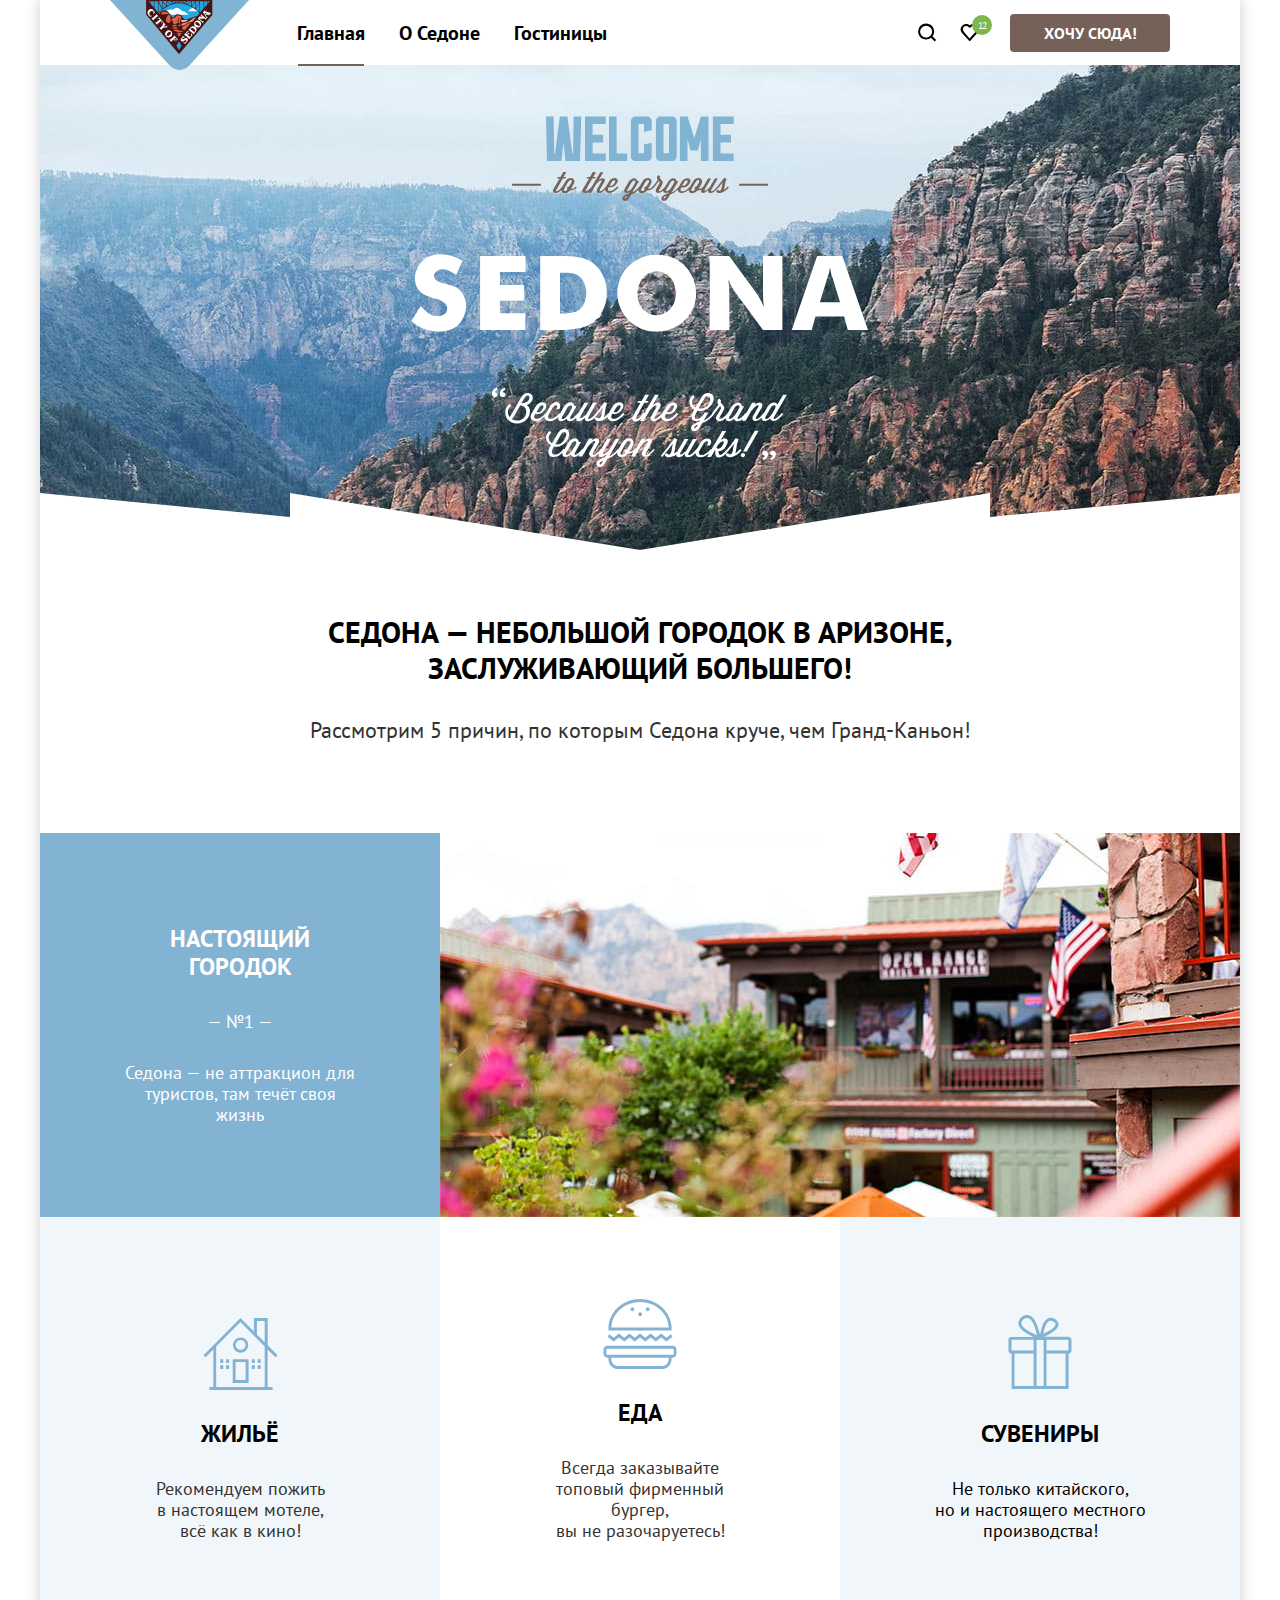
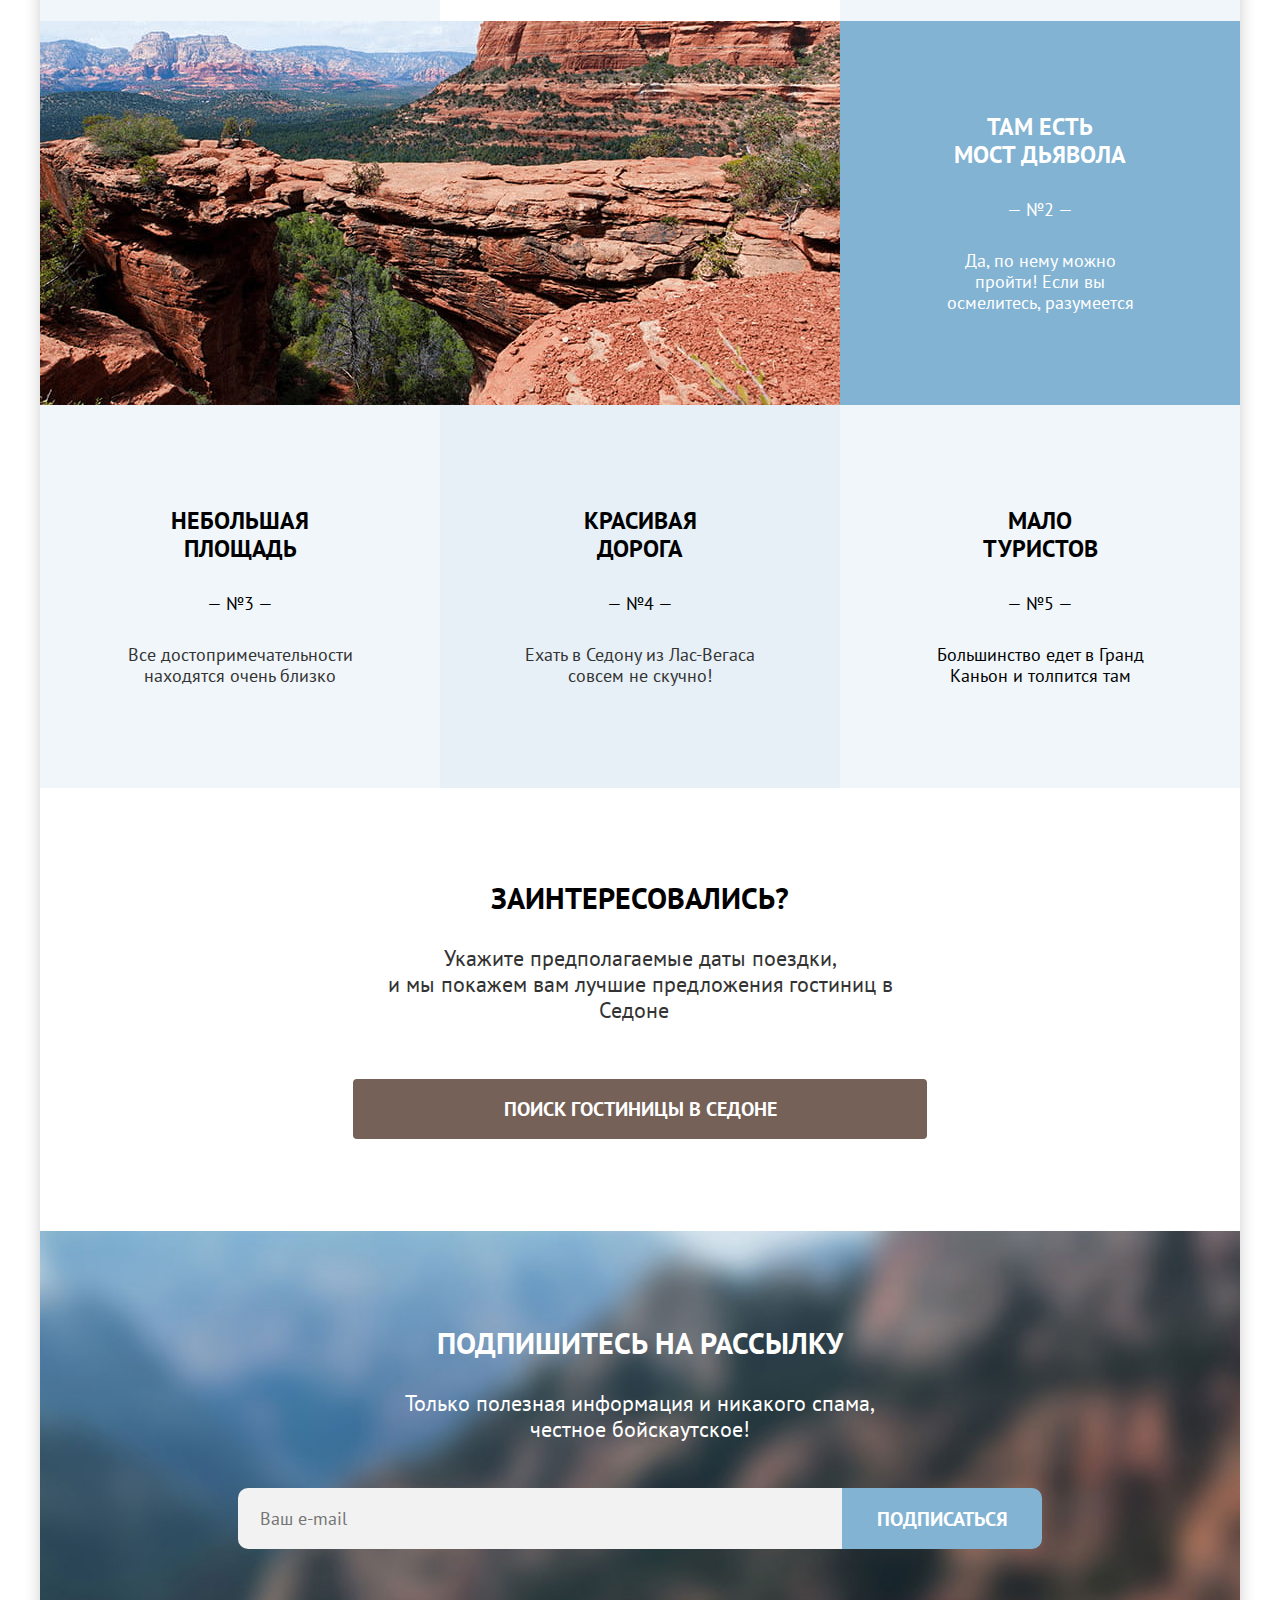
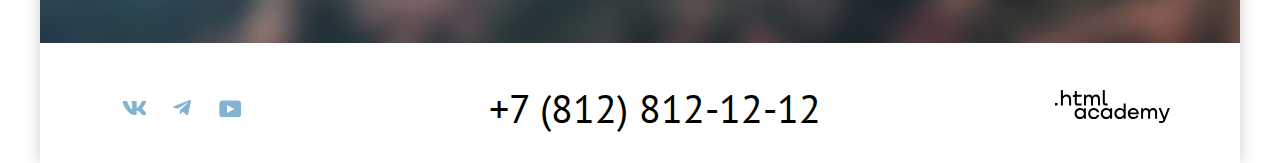
<file: index.html>
<!DOCTYPE html>
<html lang="ru">

  <head>
    <meta charset="utf-8">
    <title>Главная страница</title>
    <link rel="stylesheet" href="styles/styles.css">
    <link rel="icon" href="favicon.ico">
    <link rel="icon" type="image/png" sizes="32x32" href="./images/favicon.png">
  </head>

  <body>
    <div class="container">
      <!-- Шапка -->
      <header class="page-header">
        <nav class="navigation">
          <!-- Логотип -->
          <a class="navigation-logo">
            <img class="logo-sedona-desktop" src="images/logo-sedona-desktop.svg" width="139" height="70" alt="Седона.">
          </a>
          <!-- Нав слева -->
          <ul class="navigation-list">
            <li class="navigation-item">
              <a class="navigation-link navigation-link-select" href="index.html">Главная</a>
            </li>
            <li class="navigation-item">
              <a class="navigation-link" href="#about">О Седоне</a>
            </li>
            <li class="navigation-item">
              <a class="navigation-link" href="catalog.html">Гостиницы</a>
            </li>
          </ul>
          <!-- Нав справа -->
          <ul class="navigation-user">
            <li class="navigation-item">
              <a class="navigation-link" href="#">
                <svg class="navigation-icon" aria-hidden="true" focusable="false" width="19" height="19" fill="none"
                  xmlns="http://www.w3.org/2000/svg">
                  <path
                    d="m18.16 17.05-3.71-3.7c1-1.3 1.7-3 1.7-4.9 0-4.4-3.6-8-8.02-8a8.12 8.12 0 0 0-8.02 8.1c0 4.4 3.6 8 8.02 8 1.8 0 3.51-.6 4.91-1.7l3.71 3.7 1.4-1.5Zm-10.03-2.5c-3.3 0-6.02-2.7-6.02-6a6.03 6.03 0 0 1 12.04 0c0 3.3-2.71 6-6.02 6Z"
                    fill="#000" />
                </svg>
              </a>
            </li>
            <li class="navigation-item">
              <a class="navigation-link navigation-favourites-counter" href="#">
                <svg class="navigation-icon" aria-hidden="true" focusable="false" width="19" height="17" fill="none"
                  xmlns="http://www.w3.org/2000/svg">
                  <path
                    d="M9.6 17a1 1 0 0 1-.8-.4l-7-7.9A5.4 5.4 0 0 1 6.2 0c1.3 0 2.5.5 3.5 1.3a5.5 5.5 0 0 1 9 4.1c0 1.3-.5 2.5-1.3 3.4l-7 7.9c-.2.2-.4.3-.8.3Zm-6-9.5 6 6.9 6.3-7c.5-.5.7-1.2.7-2 0-1.8-1.5-3.3-3.3-3.3-1 0-2 .5-2.7 1.3-.3.3-.6.4-1 .4L9 3.4a3.7 3.7 0 0 0-2.7-1.3 3.3 3.3 0 0 0-3.3 3.3c-.1.9.3 1.6.7 2.1-.1 0-.1 0 0 0Z"
                    fill="#000" />
                </svg>
              </a>
            </li>
            <li class="navigation-item">
              <a class="button button-navigation-user" href="#">Хочу сюда!</a>
            </li>
          </ul>
        </nav>
      </header>
      <!-- Основная часть -->
      <main class="main-index">
        <!-- Надпись Добро пожаловать в седону -->
        <h1 class="visually-hidden">Гостиницы Sedona.</h1>
        <section class="sedona-welcome">
          <h2 class="visually-hidden">Добро пожаловать в Седону.</h2>
          <img class="logo" src="images/text-sedona-index.svg" width="458" height="352"
            alt="Добро пожаловать в Седону.">
        </section>
        <!-- Описание Седоны -->
        <section class="main-welcome">
          <h2 class="main-hidden">Седона — небольшой городок в Аризоне,<br> заслуживающий большего!</h2>
          <p class="main-description">Рассмотрим 5 причин, по которым Седона круче, чем Гранд-Каньон!</p>
        </section>
        <!-- Преимущества -->
        <section class="advantages">
          <a id="about" href="#"></a>
          <ul class="advantages-list">
            <li class="advantages-item">
              <div class="advantages-item-1">
                <h3 class="advantages-title">Настоящий городок</h3>
                <span class="advantages-number">— №1 —</span>
                <p class="advantages-description">Седона — не аттракцион для туристов, там течёт своя жизнь</p>
              </div>
              <img class="advantages-photo" src="images/main-city-desktop.jpg" width="800" height="384"
                alt="Город Седона.">
            </li>
            <li class="advantages-item">
              <div class="advantages-item-house">
                <img class="advantages-icons" src="images/icon-house.svg" width="75" height="72"
                  alt="Иконка жилья в виде дома.">
                <h3 class="advantages-title">Жильё</h3>
                <p class="advantages-description">Рекомендуем пожить<br>в настоящем мотеле,<br>всё как в кино!</p>
              </div>
              <div class="advantages-item-eat">
                <img class="advantages-icons" src="images/icon-burger.svg" width="74" height="70"
                  alt="Иконка еды в виде бургера.">
                <h3 class="advantages-title">Еда</h3>
                <p class="advantages-description">Всегда заказывайте<br>топовый фирменный бургер,<br>вы не
                  разочаруетесь!</p>
              </div>
              <div class="advantages-item-souvenirs">
                <img class="advantages-icons" src="images/icon-gift.svg" width="64" height="76"
                  alt="Иконка сувенира в виде подарка.">
                <h3 class="advantages-title">Сувениры</h3>
                <p class="advantages-description">Не только китайского,<br>но и настоящего местного производства!</p>
              </div>
            </li>
            <li class="advantages-item">
              <img class="advantages-photo" src="images/main-bridge-desktop.jpg" width="800" height="384"
                alt="Каньон Седона.">
              <div class="advantages-item-2">
                <h3 class="advantages-title">Там есть<br>мост дьявола</h3>
                <span class="advantages-number">— №2 —</span>
                <p class="advantages-description">Да, по нему можно пройти! Если вы осмелитесь, разумеется</p>
              </div>
            </li>
            <li class="advantages-item">
              <div class="advantages-item-3">
                <h3 class="advantages-title">Небольшая площадь</h3>
                <span class="advantages-number">— №3 —</span>
                <p class="advantages-description">Все достопримечательности находятся очень близко</p>
              </div>
              <div class="advantages-item-4">
                <h3 class="advantages-title">Красивая<br>дорога</h3>
                <span class="advantages-number">— №4 —</span>
                <p class="advantages-description">Ехать в Седону из Лас-Вегаса совсем не скучно!</p>
              </div>
              <div class="advantages-item-5">
                <h3 class="advantages-title">Мало<br>туристов</h3>
                <span class="advantages-number">— №5 —</span>
                <p class="advantages-description">Большинство едет в Гранд Каньон и толпится там</p>
              </div>
            </li>
          </ul>
        </section>
        <!-- Поиск гостиницы -->
        <section class="appointment">
          <h2 class="appointment-title">Заинтересовались?</h2>
          <p class="appointment-call">Укажите предполагаемые даты поездки,<br>и мы покажем вам лучшие предложения
            гостиниц в Седоне&nbsp;&nbsp;</p>
          <a class="button button-appointment" href="#">ПОИСК ГОСТИНИЦЫ В седоне</a>
        </section>
        <!-- Подписаться на рассылку -->
        <section class="newsletter">
          <h2 class="newsletter-title">Подпишитесь на рассылку</h2>
          <p class="newsletter-text">Только полезная информация и никакого спама,<br> честное бойскаутское!</p>
          <form class="newsletter-form" action="https://echo.htmlacademy.ru/" method="post">
            <label>
              <span class="visually-hidden">email.</span>
              <input class="newsletter-field" placeholder="Ваш e-mail" type="email" name="newsletter-email"
                autocomplete="on" required>
            </label>
            <button class="button newsletter-button button-second" type="submit">Подписаться</button>
          </form>
        </section>
      </main>
      <!-- Футер -->
      <footer>
        <section class="footer-container">
          <!-- Социальные сети -->
          <div class="footer-social">
            <h2 class="visually-hidden">Давайте дружить.</h2>
            <a class="button-social" href="https://vk.com/htmlacademy" target="_blank">
              <svg class="footer-social-icon" aria-hidden="true" focusable="false" width="24" height="15"
                xmlns="http://www.w3.org/2000/svg">
                <path fill-rule="evenodd" clip-rule="evenodd"
                  d="M 24.12 0.95 c 0.16 -0.55 0 -0.95 -0.8 -0.95 H 20.7 c -0.67 0 -0.98 0.35 -1.15 0.73 c 0 0 -1.33 3.2 -3.22 5.27 c -0.61 0.6 -0.9 0.8 -1.23 0.8 c -0.16 0 -0.41 -0.2 -0.41 -0.74 V 0.95 c 0 -0.66 -0.19 -0.95 -0.74 -0.95 H 9.82 c -0.42 0 -0.67 0.3 -0.67 0.6 c 0 0.61 0.95 0.76 1.04 2.5 v 3.8 c 0 0.84 -0.15 0.99 -0.48 0.99 c -0.9 0 -3.06 -3.21 -4.34 -6.89 c -0.25 -0.71 -0.5 -1 -1.18 -1 H 1.57 c -0.75 0 -0.9 0.35 -0.9 0.73 c 0 0.68 0.89 4.07 4.14 8.55 c 2.17 3.06 5.23 4.72 8 4.72 c 1.68 0 1.88 -0.37 1.88 -1 v -2.32 c 0 -0.73 0.16 -0.88 0.7 -0.88 c 0.38 0 1.05 0.2 2.6 1.67 c 1.79 1.75 2.08 2.53 3.08 2.53 h 2.63 c 0.75 0 1.12 -0.37 0.9 -1.1 c -0.23 -0.72 -1.08 -1.77 -2.2 -3.02 c -0.62 -0.7 -1.54 -1.47 -1.82 -1.86 c -0.39 -0.49 -0.28 -0.7 0 -1.14 c 0 0 3.2 -4.43 3.54 -5.93 Z" />
              </svg>
              <span class="visually-hidden">ВКонтакте.</span>
            </a>
            <a class="button-social" href="https://t.me/htmlacademy" target="_blank">
              <svg class="footer-social-icon" aria-hidden="true" focusable="false" width="18" height="17"
                xmlns="http://www.w3.org/2000/svg">
                <path fill-rule="evenodd" clip-rule="evenodd"
                  d="M 16.79 0.1 L 0.84 6.25 c -1.09 0.43 -1.08 1.04 -0.2 1.31 l 4.1 1.28 l 9.47 -5.98 c 0.44 -0.27 0.85 -0.12 0.52 0.18 L 7.05 9.96 l -0.28 4.22 c 0.41 0 0.6 -0.19 0.83 -0.41 l 1.99 -1.93 l 4.13 3.05 c 0.77 0.42 1.31 0.2 1.5 -0.7 l 2.72 -12.8 c 0.28 -1.12 -0.43 -1.62 -1.16 -1.3 Z" />
              </svg>
              <span class="visually-hidden">Телеграм.</span>
            </a>
            <a class="button-social" href="https://www.youtube.com/user/htmlacademyru" target="_blank">
              <svg class="footer-social-icon" aria-hidden="true" focusable="false" width="22" height="17"
                xmlns="http://www.w3.org/2000/svg">
                <path fill-rule="evenodd" clip-rule="evenodd"
                  d="M 18.94 0.5 H 3.51 C 1.65 0.5 0.33 2.1 0.33 3.9 V 14 c 0 1.9 1.32 3.5 3.18 3.5 h 15.65 c 1.64 0 3.17 -1.6 3.17 -3.4 V 3.9 C 22.11 2.1 20.8 0.5 18.94 0.5 Z M 7.99 13.04 V 4.96 L 15.33 9 l -7.34 4.04 Z" />
              </svg>
              <span class="visually-hidden">Ютуб.</span>
            </a>
          </div>

          <!--Телефон-->
          <div class="footer-phone-container">
            <a class="footer-phone" href="tel:+78128121212">+7 (812) 812-12-12</a>
          </div>

          <!-- Ссылка на академию -->
          <div class="htmlacademy-link-container">
            <a class="htmlacademy-link" href="https://htmlacademy.ru/">
              <span class="visually-hidden">Сайт разработчика.</span>
              <svg class="htmlacademy-icon" aria-hidden="true" focusable="false" width="115" height="33"
                xmlns="http://www.w3.org/2000/svg">
                <path fill-rule="evenodd" clip-rule="evenodd"
                  d="M 0 12.9 v 2.6 h 2.5 v -2.6 H 0 Z M 11.6 4.5 c -1.6 0 -2.8 0.7 -3.6 1.7 h -0.1 V 0 h -2 v 15.5 h 2 v -5.3 c 0 -2.1 1.3 -3.6 3.3 -3.6 c 1.8 0 2.9 1.4 2.9 3.2 v 5.7 h 2 V 9.4 c 0.1 -3 -1.8 -4.9 -4.5 -4.9 Z M 26.6 4.8 h -4.8 V 1.1 h -2 v 3.8 h -1.9 v 2 h 1.9 v 6 c 0 1.7 1 2.7 2.7 2.7 h 4.1 v -2 h -3.7 c -0.7 0 -1.1 -0.4 -1.1 -1.1 V 6.8 h 4.8 v -2 Z M 41.1 4.6 c -1.6 0 -2.9 0.8 -3.5 2.1 h -0.1 c -0.6 -1.2 -1.8 -2.1 -3.4 -2.1 c -1.4 0 -2.5 0.8 -3.1 1.8 h -0.1 V 4.8 H 29 v 10.6 h 2 V 10 c 0 -2 1 -3.5 2.6 -3.5 c 1.5 0 2.4 1 2.4 2.6 v 6.3 h 2 V 9.8 c 0 -2.4 1.4 -3.3 2.6 -3.3 c 1.5 0 2.4 1 2.4 2.6 v 6.3 h 2 V 8.9 c 0.1 -2.5 -1.4 -4.3 -3.9 -4.3 Z M 47.8 12.7 c 0 1.7 1 2.7 2.8 2.7 h 2 v -2 h -1.7 c -0.7 0 -1.1 -0.4 -1.1 -1.1 V 0 h -2 v 12.7 Z M 28.9 19.7 c -0.9 -1.1 -2.2 -1.8 -3.9 -1.8 c -3.1 0 -5.4 2.3 -5.4 5.6 s 2.3 5.6 5.4 5.6 c 1.8 0 3 -0.8 3.8 -1.9 h 0.1 v 1.6 h 2 V 18.2 h -2 v 1.5 Z m -3.6 7.4 c -2.2 0 -3.6 -1.6 -3.6 -3.6 s 1.4 -3.6 3.6 -3.6 s 3.6 1.6 3.6 3.6 c 0 1.9 -1.4 3.6 -3.6 3.6 Z M 44.2 22 c -0.5 -2.4 -2.6 -4.1 -5.4 -4.1 a 5.4 5.4 0 0 0 -5.6 5.6 c 0 3.1 2.2 5.6 5.6 5.6 c 2.8 0 4.9 -1.8 5.4 -4.2 h -2.1 a 3.4 3.4 0 0 1 -3.3 2.3 c -2.2 0 -3.6 -1.6 -3.6 -3.6 s 1.4 -3.6 3.6 -3.6 c 1.6 0 2.8 1 3.3 2.2 h 2.1 V 22 Z M 55.1 19.7 c -0.9 -1.1 -2.2 -1.8 -3.9 -1.8 c -3.1 0 -5.4 2.3 -5.4 5.6 s 2.3 5.6 5.4 5.6 c 1.8 0 3 -0.8 3.8 -1.9 h 0.1 v 1.6 h 2 V 18.2 h -2 v 1.5 Z m -3.6 7.4 c -2.2 0 -3.6 -1.6 -3.6 -3.6 s 1.4 -3.6 3.6 -3.6 s 3.6 1.6 3.6 3.6 c 0 1.9 -1.5 3.6 -3.6 3.6 Z M 68.7 19.8 c -0.9 -1.1 -2.2 -1.9 -3.9 -1.9 c -3.1 0 -5.4 2.3 -5.4 5.6 s 2.2 5.6 5.4 5.6 c 1.7 0 3 -0.8 3.8 -1.8 h 0.1 v 1.5 h 2 V 13.4 h -2 v 6.4 Z m -3.6 7.3 c -2.2 0 -3.6 -1.6 -3.6 -3.6 s 1.4 -3.6 3.6 -3.6 s 3.6 1.6 3.6 3.6 c -0.1 2 -1.5 3.6 -3.6 3.6 Z M 78.3 17.9 c -3.3 0 -5.5 2.5 -5.5 5.6 c 0 3 2.1 5.6 5.5 5.6 c 2.5 0 4.5 -1.3 5.2 -3.6 h -2.1 c -0.5 1 -1.6 1.6 -3 1.6 c -1.9 0 -3.3 -1.3 -3.4 -2.9 h 8.8 c 0.2 -3.6 -2 -6.3 -5.5 -6.3 Z m 0 1.9 c 1.7 0 3 1 3.3 2.6 h -6.5 c 0.3 -1.5 1.5 -2.6 3.2 -2.6 Z M 98.2 17.9 c -1.6 0 -2.9 0.8 -3.6 2 h -0.1 c -0.6 -1.2 -1.8 -2 -3.4 -2 c -1.4 0 -2.5 0.7 -3.1 1.8 v -1.5 h -1.9 v 10.6 h 2 v -5.4 c 0 -2 1 -3.4 2.6 -3.5 c 1.5 0 2.4 1 2.4 2.6 v 6.3 h 2 v -5.6 c 0 -2.4 1.4 -3.3 2.6 -3.3 c 1.5 0 2.4 1 2.4 2.6 v 6.3 h 2 v -6.5 c 0.1 -2.6 -1.4 -4.4 -3.9 -4.4 Z M 109.4 27 l -3.6 -8.9 h -2.2 l 4.8 11.6 c -0.3 0.9 -0.7 1.2 -1.7 1.2 h -2.5 v 2 h 2.5 c 1.8 0 2.8 -0.8 3.5 -2.6 l 4.7 -12.2 h -2.1 l -3.4 8.9 Z" />
              </svg>
            </a>
          </div>
        </section>
      </footer>
    </div>



    <!-- чтобы появилось модальное окно нужно убрать modal-container-close -->
    <div class="modal-container modal-container-close">
      <div class="modal modal-search">
        <button class="modal-close-button" type="button">
          <span class="visually-hidden">Закрыть окно.</span>
        </button>
        <section class="modal-content">
          <h2 class="modal-title">Поиск гостиницы в Седоне</h2>
          <form class="modal-form" action="https://echo.htmlacademy.ru/" method="post">

            <!-- раздел заезда -->
            <label class="modal-label arrival-label" for="date-arrival">Дата Заезда:</label>
            <input class="modal-field arrival-field" type="text" id="date-arrival" name="date-arrival"
              placeholder="27 апреля 2020" required>
            <button class="icon-button modal-arrival-button" type="button">
              <span class="visually-hidden">Календарь заезда.</span>
              <svg class="modal-icon" aria-hidden="true" focusable="false" width="15" height="15"
                xmlns="http://www.w3.org/2000/svg">
                <path fill-rule="evenodd" clip-rule="evenodd"
                  d="M5.5 10c.3 0 .5-.2.5-.5S5.8 9 5.5 9s-.5.2-.5.5.2.5.5.5Z" />
                <path fill-rule="evenodd" clip-rule="evenodd"
                  d="M14 2h-2V0h-1v2H4V0H3v2H1c-.6 0-1 .4-1 1v11c0 .5.4 1 1 1h13c.5 0 1-.5 1-1V3c0-.6-.5-1-1-1Zm0 12H1V7h13v7ZM1 6V3h2v2h1V3h7v2h1V3h2v3H1Z" />
                <path fill-rule="evenodd" clip-rule="evenodd"
                  d="M7.5 10c.3 0 .5-.2.5-.5S7.8 9 7.5 9s-.5.2-.5.5.2.5.5.5ZM9.5 10c.3 0 .5-.2.5-.5S9.8 9 9.5 9s-.5.2-.5.5.2.5.5.5ZM5.5 11c-.3 0-.5.2-.5.5s.2.5.5.5.5-.2.5-.5-.2-.5-.5-.5ZM3.5 10c.3 0 .5-.2.5-.5S3.8 9 3.5 9s-.5.2-.5.5.2.5.5.5ZM3.5 11c-.3 0-.5.2-.5.5s.2.5.5.5.5-.2.5-.5-.2-.5-.5-.5ZM7.5 11c-.3 0-.5.2-.5.5s.2.5.5.5.5-.2.5-.5-.2-.5-.5-.5ZM9.5 11c-.3 0-.5.2-.5.5s.2.5.5.5.5-.2.5-.5-.2-.5-.5-.5ZM11.5 10c.3 0 .5-.2.5-.5s-.2-.5-.5-.5-.5.2-.5.5.2.5.5.5ZM11.5 11c-.3 0-.5.2-.5.5s.2.5.5.5.5-.2.5-.5-.2-.5-.5-.5Z" />
              </svg>
            </button>
            <span class="arrival-error">Мы не можем отправить вас в прошлое.</span>

            <!-- раздел выезда -->
            <label class="modal-label departure-label" for="date-departure">Дата Выезда:</label>
            <input class="modal-field departure-field" type="text" id="date-departure" name="date-departure"
              placeholder="1 сентября 2021" required>
            <button class="icon-button modal-departure-button" type="button">
              <span class="visually-hidden">Календарь выезда.</span>
              <svg class="modal-icon" aria-hidden="true" focusable="false" width="15" height="15"
                xmlns="http://www.w3.org/2000/svg">
                <path fill-rule="evenodd" clip-rule="evenodd"
                  d="M5.5 10c.3 0 .5-.2.5-.5S5.8 9 5.5 9s-.5.2-.5.5.2.5.5.5Z" />
                <path fill-rule="evenodd" clip-rule="evenodd"
                  d="M14 2h-2V0h-1v2H4V0H3v2H1c-.6 0-1 .4-1 1v11c0 .5.4 1 1 1h13c.5 0 1-.5 1-1V3c0-.6-.5-1-1-1Zm0 12H1V7h13v7ZM1 6V3h2v2h1V3h7v2h1V3h2v3H1Z" />
                <path fill-rule="evenodd" clip-rule="evenodd"
                  d="M7.5 10c.3 0 .5-.2.5-.5S7.8 9 7.5 9s-.5.2-.5.5.2.5.5.5ZM9.5 10c.3 0 .5-.2.5-.5S9.8 9 9.5 9s-.5.2-.5.5.2.5.5.5ZM5.5 11c-.3 0-.5.2-.5.5s.2.5.5.5.5-.2.5-.5-.2-.5-.5-.5ZM3.5 10c.3 0 .5-.2.5-.5S3.8 9 3.5 9s-.5.2-.5.5.2.5.5.5ZM3.5 11c-.3 0-.5.2-.5.5s.2.5.5.5.5-.2.5-.5-.2-.5-.5-.5ZM7.5 11c-.3 0-.5.2-.5.5s.2.5.5.5.5-.2.5-.5-.2-.5-.5-.5ZM9.5 11c-.3 0-.5.2-.5.5s.2.5.5.5.5-.2.5-.5-.2-.5-.5-.5ZM11.5 10c.3 0 .5-.2.5-.5s-.2-.5-.5-.5-.5.2-.5.5.2.5.5.5ZM11.5 11c-.3 0-.5.2-.5.5s.2.5.5.5.5-.2.5-.5-.2-.5-.5-.5Z" />
              </svg>
            </button>
            <span class="dearture-rooms">На эти даты есть свободные номера. Пока есть.</span>

            <!-- раздел взрослые -->
            <label class="modal-label adults-label" for="guests-adults">Взрослые:</label>
            <input class="modal-field adults-field" type="number" id="guests-adults" name="guests-adults"
              placeholder="2" min="1" max="99" required>
            <button class="icon-button modal-minus-adults-button" type="button">
              <span class="visually-hidden">Убавить количество взрослых гостей.</span>
              <svg class="modal-icon" aria-hidden="true" focusable="false" width="13" height="1"
                xmlns="http://www.w3.org/2000/svg">
                <path fill-rule="evenodd" clip-rule="evenodd" d="M0 0v1h13V0H0Z" />
              </svg>
            </button>
            <button class="icon-button modal-plus-adults-button" type="button">
              <span class="visually-hidden">Добавить количество взрослых гостей.</span>
              <svg class="modal-icon" aria-hidden="true" focusable="false" width="13" height="13"
                xmlns="http://www.w3.org/2000/svg">
                <path fill-rule="evenodd" clip-rule="evenodd" d="M13 6H7V0H6v6H0v1h6v6h1V7h6V6Z" />
              </svg>
            </button>

            <!-- раздел дети -->
            <label class="modal-label kids-label modal-icon-label" for="guests-kids">Дети:</label>
            <span class="tooltip">
              <button class="tooltip-toggle" type="button" aria-labelledby="tooltip-label" id="guests-kids2">
                <svg class="tooltip-icon" xmlns="http://www.w3.org/2000/svg" width="25" height="25">
                  <circle xmlns="http://www.w3.org/2000/svg" cx="12.5" cy="12.5" r="12.5" fill="currentColor" />
                  <path fill-rule="evenodd" clip-rule="evenodd" d="M12 17h1v-6h-1v6ZM13 8h-1v1h1V8Z" fill="#fff" />
                </svg>
              </button>
              <span class="tooltip-text" role="tooltip" id="tooltip-label">Укажите количество детей, которые будут с
                вами, возраст которых от 6 до 18 лет. Дети до 6 лет размещаются бесплатно.</span>
            </span>
            <input class="modal-field field-kids" type="number" id="guests-kids" name="guests-kids" placeholder="1"
              min="0" max="99" disabled>
            <button class="icon-button modal-minus-kids-button" type="button">
              <span class="visually-hidden">Убавить количество маленьких гостей.</span>
              <svg class="modal-icon" aria-hidden="true" focusable="false" width="13" height="1"
                xmlns="http://www.w3.org/2000/svg">
                <path fill-rule="evenodd" clip-rule="evenodd" d="M0 0v1h13V0H0Z" />
              </svg>
            </button>
            <button class="icon-button modal-plus-kids-button" type="button">
              <span class="visually-hidden">Добавить количество маленьких гостей.</span>
              <svg class="modal-icon" aria-hidden="true" focusable="false" width="13" height="13"
                xmlns="http://www.w3.org/2000/svg">
                <path fill-rule="evenodd" clip-rule="evenodd" d="M13 6H7V0H6v6H0v1h6v6h1V7h6V6Z" />
              </svg>
            </button>

            <!-- Кнопка найти модального окна -->
            <button class="button modal-button" type="submit">
              <span class="modal-search-button">Найти</span>
            </button>
          </form>
        </section>
      </div>

    </div>
  </body>

</html>
</file>
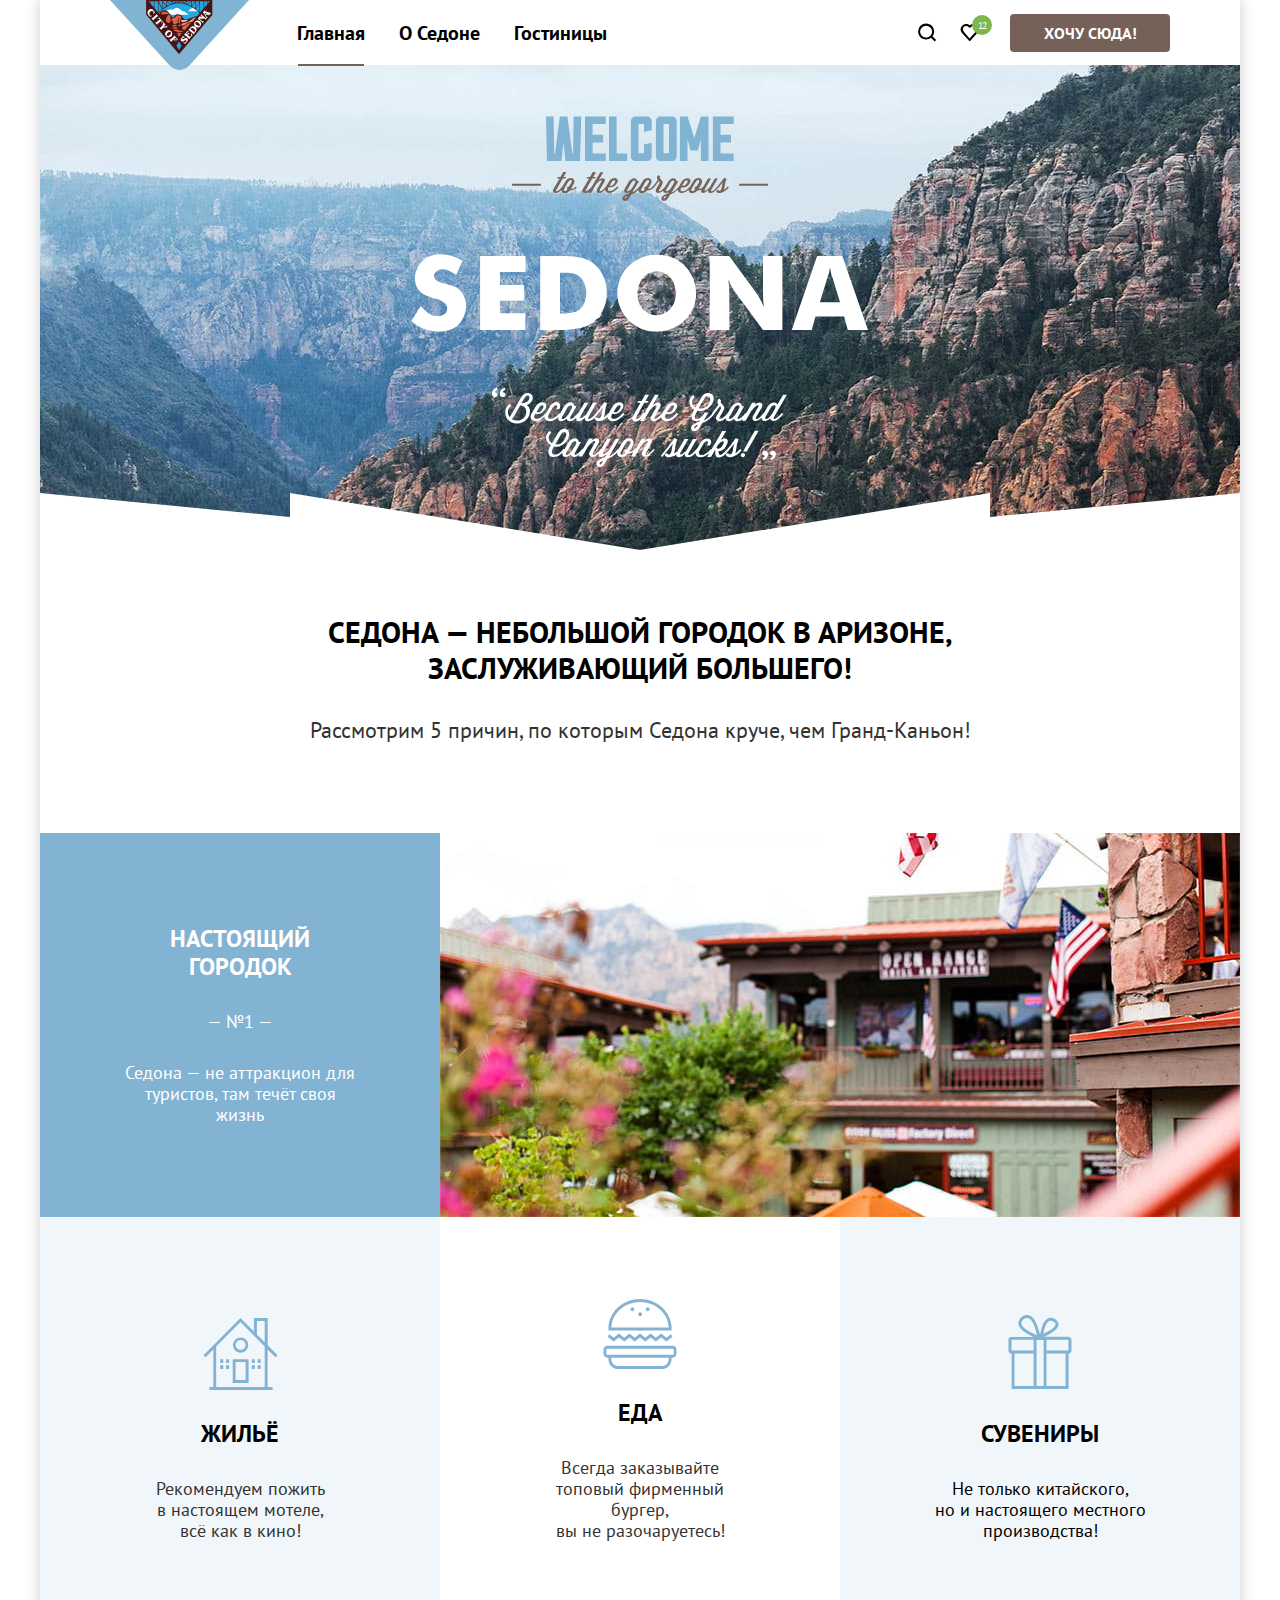
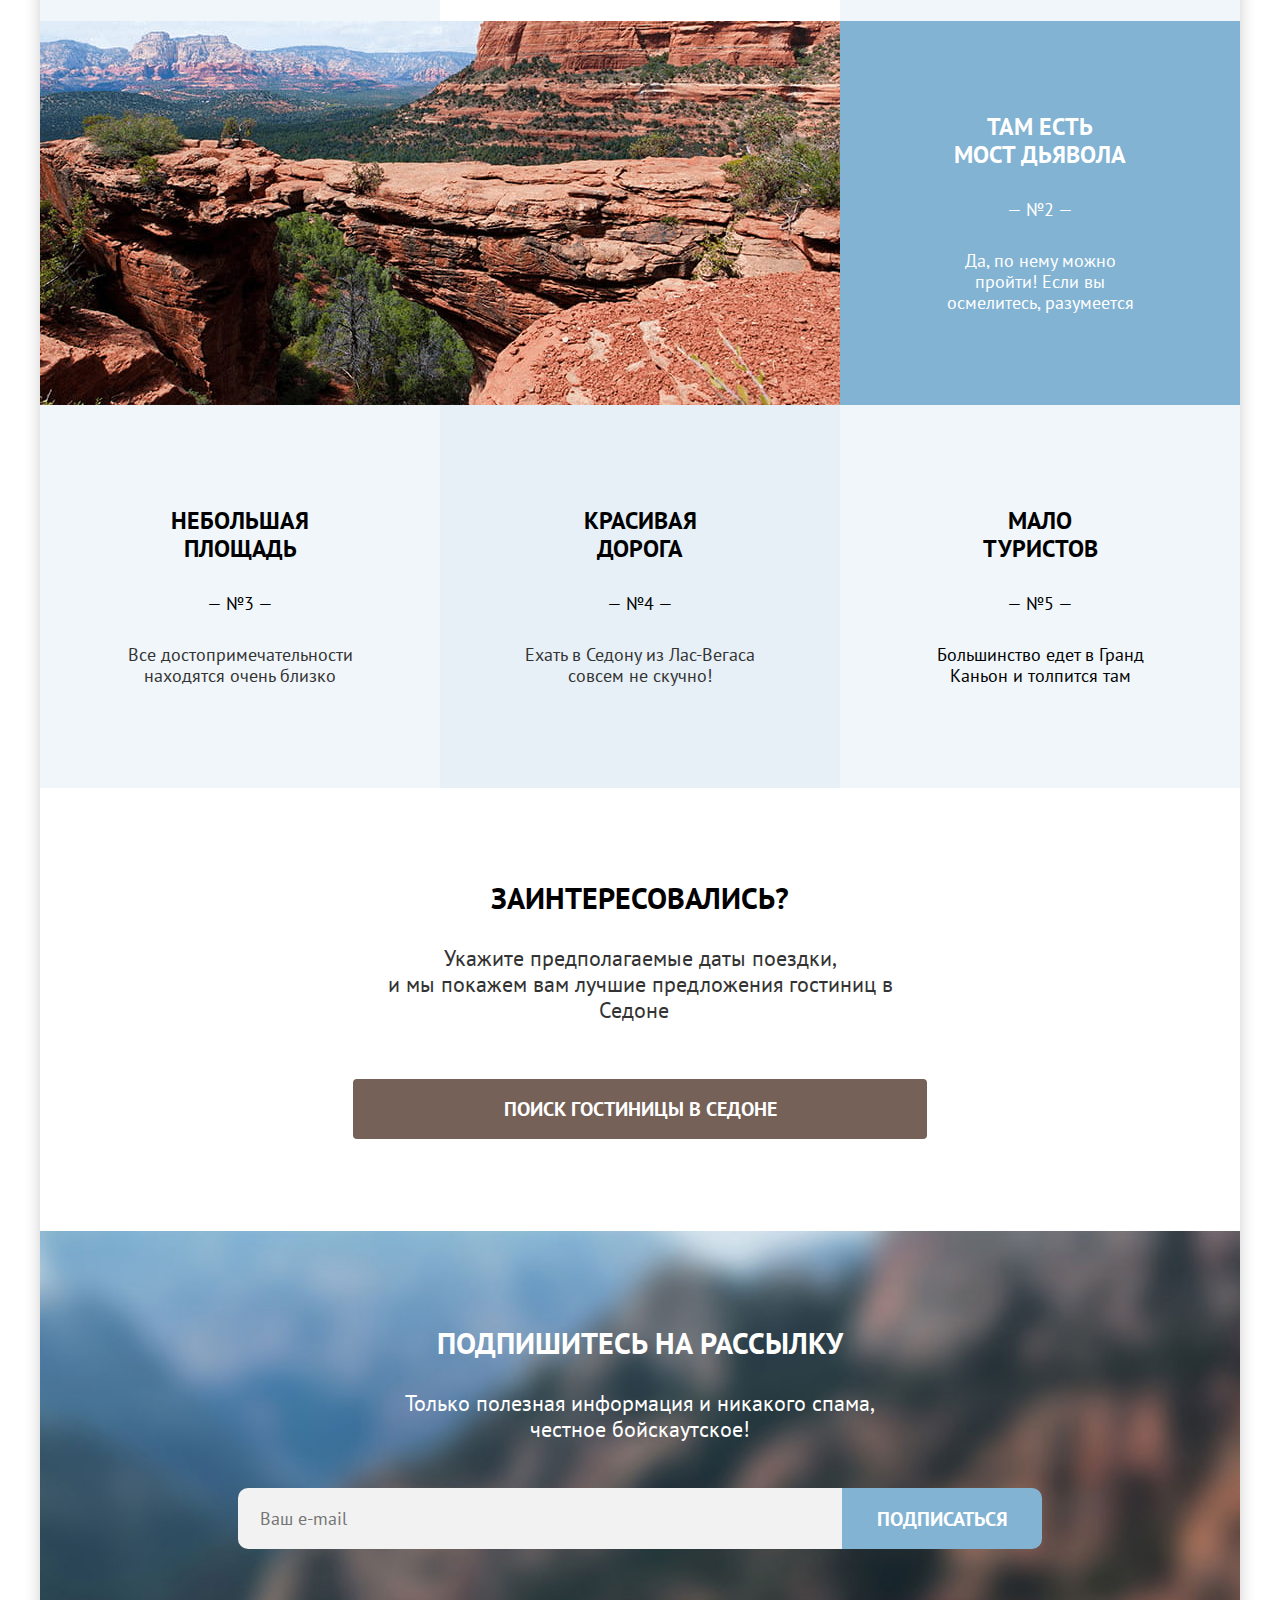
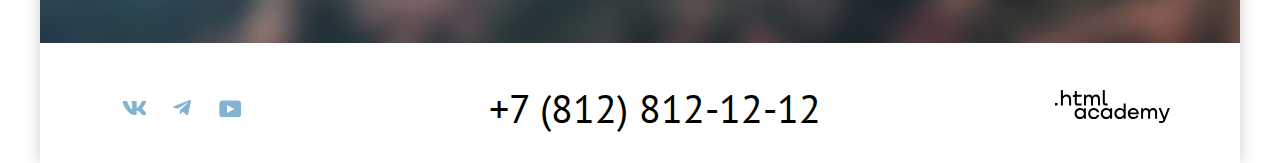
<file: master/index.html>
<!DOCTYPE html>
<html lang="ru">

  <head>
    <meta charset="utf-8">
    <title>Главная страница</title>
    <link rel="stylesheet" href="styles/styles.css">
    <link rel="icon" href="favicon.ico">
    <link rel="icon" type="image/png" sizes="32x32" href="./images/favicon.png">
    <base href="https://htmlacademy-htmlcss.github.io/2075917-sedona-34/master/">
</head>

  <body>
    <div class="container">
      <!-- Шапка -->
      <header class="page-header">
        <nav class="navigation">
          <!-- Логотип -->
          <a class="navigation-logo">
            <img class="logo-sedona-desktop" src="images/logo-sedona-desktop.svg" width="139" height="70" alt="Седона.">
          </a>
          <!-- Нав слева -->
          <ul class="navigation-list">
            <li class="navigation-item">
              <a class="navigation-link navigation-link-select" href="index.html">Главная</a>
            </li>
            <li class="navigation-item">
              <a class="navigation-link" href="#about">О Седоне</a>
            </li>
            <li class="navigation-item">
              <a class="navigation-link" href="catalog.html">Гостиницы</a>
            </li>
          </ul>
          <!-- Нав справа -->
          <ul class="navigation-user">
            <li class="navigation-item">
              <a class="navigation-link" href="#">
                <svg class="navigation-icon" aria-hidden="true" focusable="false" width="19" height="19" fill="none"
                  xmlns="http://www.w3.org/2000/svg">
                  <path
                    d="m18.16 17.05-3.71-3.7c1-1.3 1.7-3 1.7-4.9 0-4.4-3.6-8-8.02-8a8.12 8.12 0 0 0-8.02 8.1c0 4.4 3.6 8 8.02 8 1.8 0 3.51-.6 4.91-1.7l3.71 3.7 1.4-1.5Zm-10.03-2.5c-3.3 0-6.02-2.7-6.02-6a6.03 6.03 0 0 1 12.04 0c0 3.3-2.71 6-6.02 6Z"
                    fill="#000" />
                </svg>
              </a>
            </li>
            <li class="navigation-item">
              <a class="navigation-link navigation-favourites-counter" href="#">
                <svg class="navigation-icon" aria-hidden="true" focusable="false" width="19" height="17" fill="none"
                  xmlns="http://www.w3.org/2000/svg">
                  <path
                    d="M9.6 17a1 1 0 0 1-.8-.4l-7-7.9A5.4 5.4 0 0 1 6.2 0c1.3 0 2.5.5 3.5 1.3a5.5 5.5 0 0 1 9 4.1c0 1.3-.5 2.5-1.3 3.4l-7 7.9c-.2.2-.4.3-.8.3Zm-6-9.5 6 6.9 6.3-7c.5-.5.7-1.2.7-2 0-1.8-1.5-3.3-3.3-3.3-1 0-2 .5-2.7 1.3-.3.3-.6.4-1 .4L9 3.4a3.7 3.7 0 0 0-2.7-1.3 3.3 3.3 0 0 0-3.3 3.3c-.1.9.3 1.6.7 2.1-.1 0-.1 0 0 0Z"
                    fill="#000" />
                </svg>
              </a>
            </li>
            <li class="navigation-item">
              <a class="button button-navigation-user" href="#">Хочу сюда!</a>
            </li>
          </ul>
        </nav>
      </header>
      <!-- Основная часть -->
      <main class="main-index">
        <!-- Надпись Добро пожаловать в седону -->
        <h1 class="visually-hidden">Гостиницы Sedona.</h1>
        <section class="sedona-welcome">
          <h2 class="visually-hidden">Добро пожаловать в Седону.</h2>
          <img class="logo" src="images/text-sedona-index.svg" width="458" height="352"
            alt="Добро пожаловать в Седону.">
        </section>
        <!-- Описание Седоны -->
        <section class="main-welcome">
          <h2 class="main-hidden">Седона — небольшой городок в Аризоне,<br> заслуживающий большего!</h2>
          <p class="main-description">Рассмотрим 5 причин, по которым Седона круче, чем Гранд-Каньон!</p>
        </section>
        <!-- Преимущества -->
        <section class="advantages">
          <a id="about" href="#"></a>
          <ul class="advantages-list">
            <li class="advantages-item">
              <div class="advantages-item-1">
                <h3 class="advantages-title">Настоящий городок</h3>
                <span class="advantages-number">— №1 —</span>
                <p class="advantages-description">Седона — не аттракцион для туристов, там течёт своя жизнь</p>
              </div>
              <img class="advantages-photo" src="images/main-city-desktop.jpg" width="800" height="384"
                alt="Город Седона.">
            </li>
            <li class="advantages-item">
              <div class="advantages-item-house">
                <img class="advantages-icons" src="images/icon-house.svg" width="75" height="72"
                  alt="Иконка жилья в виде дома.">
                <h3 class="advantages-title">Жильё</h3>
                <p class="advantages-description">Рекомендуем пожить<br>в настоящем мотеле,<br>всё как в кино!</p>
              </div>
              <div class="advantages-item-eat">
                <img class="advantages-icons" src="images/icon-burger.svg" width="74" height="70"
                  alt="Иконка еды в виде бургера.">
                <h3 class="advantages-title">Еда</h3>
                <p class="advantages-description">Всегда заказывайте<br>топовый фирменный бургер,<br>вы не
                  разочаруетесь!</p>
              </div>
              <div class="advantages-item-souvenirs">
                <img class="advantages-icons" src="images/icon-gift.svg" width="64" height="76"
                  alt="Иконка сувенира в виде подарка.">
                <h3 class="advantages-title">Сувениры</h3>
                <p class="advantages-description">Не только китайского,<br>но и настоящего местного производства!</p>
              </div>
            </li>
            <li class="advantages-item">
              <img class="advantages-photo" src="images/main-bridge-desktop.jpg" width="800" height="384"
                alt="Каньон Седона.">
              <div class="advantages-item-2">
                <h3 class="advantages-title">Там есть<br>мост дьявола</h3>
                <span class="advantages-number">— №2 —</span>
                <p class="advantages-description">Да, по нему можно пройти! Если вы осмелитесь, разумеется</p>
              </div>
            </li>
            <li class="advantages-item">
              <div class="advantages-item-3">
                <h3 class="advantages-title">Небольшая площадь</h3>
                <span class="advantages-number">— №3 —</span>
                <p class="advantages-description">Все достопримечательности находятся очень близко</p>
              </div>
              <div class="advantages-item-4">
                <h3 class="advantages-title">Красивая<br>дорога</h3>
                <span class="advantages-number">— №4 —</span>
                <p class="advantages-description">Ехать в Седону из Лас-Вегаса совсем не скучно!</p>
              </div>
              <div class="advantages-item-5">
                <h3 class="advantages-title">Мало<br>туристов</h3>
                <span class="advantages-number">— №5 —</span>
                <p class="advantages-description">Большинство едет в Гранд Каньон и толпится там</p>
              </div>
            </li>
          </ul>
        </section>
        <!-- Поиск гостиницы -->
        <section class="appointment">
          <h2 class="appointment-title">Заинтересовались?</h2>
          <p class="appointment-call">Укажите предполагаемые даты поездки,<br>и мы покажем вам лучшие предложения
            гостиниц в Седоне&nbsp;&nbsp;</p>
          <a class="button button-appointment" href="#">ПОИСК ГОСТИНИЦЫ В седоне</a>
        </section>
        <!-- Подписаться на рассылку -->
        <section class="newsletter">
          <h2 class="newsletter-title">Подпишитесь на рассылку</h2>
          <p class="newsletter-text">Только полезная информация и никакого спама,<br> честное бойскаутское!</p>
          <form class="newsletter-form" action="https://echo.htmlacademy.ru/" method="post">
            <label>
              <span class="visually-hidden">email.</span>
              <input class="newsletter-field" placeholder="Ваш e-mail" type="email" name="newsletter-email"
                autocomplete="on" required>
            </label>
            <button class="button newsletter-button button-second" type="submit">Подписаться</button>
          </form>
        </section>
      </main>
      <!-- Футер -->
      <footer>
        <section class="footer-container">
          <!-- Социальные сети -->
          <div class="footer-social">
            <h2 class="visually-hidden">Давайте дружить.</h2>
            <a class="button-social" href="https://vk.com/htmlacademy" target="_blank">
              <svg class="footer-social-icon" aria-hidden="true" focusable="false" width="24" height="15"
                xmlns="http://www.w3.org/2000/svg">
                <path fill-rule="evenodd" clip-rule="evenodd"
                  d="M 24.12 0.95 c 0.16 -0.55 0 -0.95 -0.8 -0.95 H 20.7 c -0.67 0 -0.98 0.35 -1.15 0.73 c 0 0 -1.33 3.2 -3.22 5.27 c -0.61 0.6 -0.9 0.8 -1.23 0.8 c -0.16 0 -0.41 -0.2 -0.41 -0.74 V 0.95 c 0 -0.66 -0.19 -0.95 -0.74 -0.95 H 9.82 c -0.42 0 -0.67 0.3 -0.67 0.6 c 0 0.61 0.95 0.76 1.04 2.5 v 3.8 c 0 0.84 -0.15 0.99 -0.48 0.99 c -0.9 0 -3.06 -3.21 -4.34 -6.89 c -0.25 -0.71 -0.5 -1 -1.18 -1 H 1.57 c -0.75 0 -0.9 0.35 -0.9 0.73 c 0 0.68 0.89 4.07 4.14 8.55 c 2.17 3.06 5.23 4.72 8 4.72 c 1.68 0 1.88 -0.37 1.88 -1 v -2.32 c 0 -0.73 0.16 -0.88 0.7 -0.88 c 0.38 0 1.05 0.2 2.6 1.67 c 1.79 1.75 2.08 2.53 3.08 2.53 h 2.63 c 0.75 0 1.12 -0.37 0.9 -1.1 c -0.23 -0.72 -1.08 -1.77 -2.2 -3.02 c -0.62 -0.7 -1.54 -1.47 -1.82 -1.86 c -0.39 -0.49 -0.28 -0.7 0 -1.14 c 0 0 3.2 -4.43 3.54 -5.93 Z" />
              </svg>
              <span class="visually-hidden">ВКонтакте.</span>
            </a>
            <a class="button-social" href="https://t.me/htmlacademy" target="_blank">
              <svg class="footer-social-icon" aria-hidden="true" focusable="false" width="18" height="17"
                xmlns="http://www.w3.org/2000/svg">
                <path fill-rule="evenodd" clip-rule="evenodd"
                  d="M 16.79 0.1 L 0.84 6.25 c -1.09 0.43 -1.08 1.04 -0.2 1.31 l 4.1 1.28 l 9.47 -5.98 c 0.44 -0.27 0.85 -0.12 0.52 0.18 L 7.05 9.96 l -0.28 4.22 c 0.41 0 0.6 -0.19 0.83 -0.41 l 1.99 -1.93 l 4.13 3.05 c 0.77 0.42 1.31 0.2 1.5 -0.7 l 2.72 -12.8 c 0.28 -1.12 -0.43 -1.62 -1.16 -1.3 Z" />
              </svg>
              <span class="visually-hidden">Телеграм.</span>
            </a>
            <a class="button-social" href="https://www.youtube.com/user/htmlacademyru" target="_blank">
              <svg class="footer-social-icon" aria-hidden="true" focusable="false" width="22" height="17"
                xmlns="http://www.w3.org/2000/svg">
                <path fill-rule="evenodd" clip-rule="evenodd"
                  d="M 18.94 0.5 H 3.51 C 1.65 0.5 0.33 2.1 0.33 3.9 V 14 c 0 1.9 1.32 3.5 3.18 3.5 h 15.65 c 1.64 0 3.17 -1.6 3.17 -3.4 V 3.9 C 22.11 2.1 20.8 0.5 18.94 0.5 Z M 7.99 13.04 V 4.96 L 15.33 9 l -7.34 4.04 Z" />
              </svg>
              <span class="visually-hidden">Ютуб.</span>
            </a>
          </div>

          <!--Телефон-->
          <div class="footer-phone-container">
            <a class="footer-phone" href="tel:+78128121212">+7 (812) 812-12-12</a>
          </div>

          <!-- Ссылка на академию -->
          <div class="htmlacademy-link-container">
            <a class="htmlacademy-link" href="https://htmlacademy.ru/">
              <span class="visually-hidden">Сайт разработчика.</span>
              <svg class="htmlacademy-icon" aria-hidden="true" focusable="false" width="115" height="33"
                xmlns="http://www.w3.org/2000/svg">
                <path fill-rule="evenodd" clip-rule="evenodd"
                  d="M 0 12.9 v 2.6 h 2.5 v -2.6 H 0 Z M 11.6 4.5 c -1.6 0 -2.8 0.7 -3.6 1.7 h -0.1 V 0 h -2 v 15.5 h 2 v -5.3 c 0 -2.1 1.3 -3.6 3.3 -3.6 c 1.8 0 2.9 1.4 2.9 3.2 v 5.7 h 2 V 9.4 c 0.1 -3 -1.8 -4.9 -4.5 -4.9 Z M 26.6 4.8 h -4.8 V 1.1 h -2 v 3.8 h -1.9 v 2 h 1.9 v 6 c 0 1.7 1 2.7 2.7 2.7 h 4.1 v -2 h -3.7 c -0.7 0 -1.1 -0.4 -1.1 -1.1 V 6.8 h 4.8 v -2 Z M 41.1 4.6 c -1.6 0 -2.9 0.8 -3.5 2.1 h -0.1 c -0.6 -1.2 -1.8 -2.1 -3.4 -2.1 c -1.4 0 -2.5 0.8 -3.1 1.8 h -0.1 V 4.8 H 29 v 10.6 h 2 V 10 c 0 -2 1 -3.5 2.6 -3.5 c 1.5 0 2.4 1 2.4 2.6 v 6.3 h 2 V 9.8 c 0 -2.4 1.4 -3.3 2.6 -3.3 c 1.5 0 2.4 1 2.4 2.6 v 6.3 h 2 V 8.9 c 0.1 -2.5 -1.4 -4.3 -3.9 -4.3 Z M 47.8 12.7 c 0 1.7 1 2.7 2.8 2.7 h 2 v -2 h -1.7 c -0.7 0 -1.1 -0.4 -1.1 -1.1 V 0 h -2 v 12.7 Z M 28.9 19.7 c -0.9 -1.1 -2.2 -1.8 -3.9 -1.8 c -3.1 0 -5.4 2.3 -5.4 5.6 s 2.3 5.6 5.4 5.6 c 1.8 0 3 -0.8 3.8 -1.9 h 0.1 v 1.6 h 2 V 18.2 h -2 v 1.5 Z m -3.6 7.4 c -2.2 0 -3.6 -1.6 -3.6 -3.6 s 1.4 -3.6 3.6 -3.6 s 3.6 1.6 3.6 3.6 c 0 1.9 -1.4 3.6 -3.6 3.6 Z M 44.2 22 c -0.5 -2.4 -2.6 -4.1 -5.4 -4.1 a 5.4 5.4 0 0 0 -5.6 5.6 c 0 3.1 2.2 5.6 5.6 5.6 c 2.8 0 4.9 -1.8 5.4 -4.2 h -2.1 a 3.4 3.4 0 0 1 -3.3 2.3 c -2.2 0 -3.6 -1.6 -3.6 -3.6 s 1.4 -3.6 3.6 -3.6 c 1.6 0 2.8 1 3.3 2.2 h 2.1 V 22 Z M 55.1 19.7 c -0.9 -1.1 -2.2 -1.8 -3.9 -1.8 c -3.1 0 -5.4 2.3 -5.4 5.6 s 2.3 5.6 5.4 5.6 c 1.8 0 3 -0.8 3.8 -1.9 h 0.1 v 1.6 h 2 V 18.2 h -2 v 1.5 Z m -3.6 7.4 c -2.2 0 -3.6 -1.6 -3.6 -3.6 s 1.4 -3.6 3.6 -3.6 s 3.6 1.6 3.6 3.6 c 0 1.9 -1.5 3.6 -3.6 3.6 Z M 68.7 19.8 c -0.9 -1.1 -2.2 -1.9 -3.9 -1.9 c -3.1 0 -5.4 2.3 -5.4 5.6 s 2.2 5.6 5.4 5.6 c 1.7 0 3 -0.8 3.8 -1.8 h 0.1 v 1.5 h 2 V 13.4 h -2 v 6.4 Z m -3.6 7.3 c -2.2 0 -3.6 -1.6 -3.6 -3.6 s 1.4 -3.6 3.6 -3.6 s 3.6 1.6 3.6 3.6 c -0.1 2 -1.5 3.6 -3.6 3.6 Z M 78.3 17.9 c -3.3 0 -5.5 2.5 -5.5 5.6 c 0 3 2.1 5.6 5.5 5.6 c 2.5 0 4.5 -1.3 5.2 -3.6 h -2.1 c -0.5 1 -1.6 1.6 -3 1.6 c -1.9 0 -3.3 -1.3 -3.4 -2.9 h 8.8 c 0.2 -3.6 -2 -6.3 -5.5 -6.3 Z m 0 1.9 c 1.7 0 3 1 3.3 2.6 h -6.5 c 0.3 -1.5 1.5 -2.6 3.2 -2.6 Z M 98.2 17.9 c -1.6 0 -2.9 0.8 -3.6 2 h -0.1 c -0.6 -1.2 -1.8 -2 -3.4 -2 c -1.4 0 -2.5 0.7 -3.1 1.8 v -1.5 h -1.9 v 10.6 h 2 v -5.4 c 0 -2 1 -3.4 2.6 -3.5 c 1.5 0 2.4 1 2.4 2.6 v 6.3 h 2 v -5.6 c 0 -2.4 1.4 -3.3 2.6 -3.3 c 1.5 0 2.4 1 2.4 2.6 v 6.3 h 2 v -6.5 c 0.1 -2.6 -1.4 -4.4 -3.9 -4.4 Z M 109.4 27 l -3.6 -8.9 h -2.2 l 4.8 11.6 c -0.3 0.9 -0.7 1.2 -1.7 1.2 h -2.5 v 2 h 2.5 c 1.8 0 2.8 -0.8 3.5 -2.6 l 4.7 -12.2 h -2.1 l -3.4 8.9 Z" />
              </svg>
            </a>
          </div>
        </section>
      </footer>
    </div>



    <!-- чтобы появилось модальное окно нужно убрать modal-container-close -->
    <div class="modal-container modal-container-close">
      <div class="modal modal-search">
        <button class="modal-close-button" type="button">
          <span class="visually-hidden">Закрыть окно.</span>
        </button>
        <section class="modal-content">
          <h2 class="modal-title">Поиск гостиницы в Седоне</h2>
          <form class="modal-form" action="https://echo.htmlacademy.ru/" method="post">

            <!-- раздел заезда -->
            <label class="modal-label arrival-label" for="date-arrival">Дата Заезда:</label>
            <input class="modal-field arrival-field" type="text" id="date-arrival" name="date-arrival"
              placeholder="27 апреля 2020" required>
            <button class="icon-button modal-arrival-button" type="button">
              <span class="visually-hidden">Календарь заезда.</span>
              <svg class="modal-icon" aria-hidden="true" focusable="false" width="15" height="15"
                xmlns="http://www.w3.org/2000/svg">
                <path fill-rule="evenodd" clip-rule="evenodd"
                  d="M5.5 10c.3 0 .5-.2.5-.5S5.8 9 5.5 9s-.5.2-.5.5.2.5.5.5Z" />
                <path fill-rule="evenodd" clip-rule="evenodd"
                  d="M14 2h-2V0h-1v2H4V0H3v2H1c-.6 0-1 .4-1 1v11c0 .5.4 1 1 1h13c.5 0 1-.5 1-1V3c0-.6-.5-1-1-1Zm0 12H1V7h13v7ZM1 6V3h2v2h1V3h7v2h1V3h2v3H1Z" />
                <path fill-rule="evenodd" clip-rule="evenodd"
                  d="M7.5 10c.3 0 .5-.2.5-.5S7.8 9 7.5 9s-.5.2-.5.5.2.5.5.5ZM9.5 10c.3 0 .5-.2.5-.5S9.8 9 9.5 9s-.5.2-.5.5.2.5.5.5ZM5.5 11c-.3 0-.5.2-.5.5s.2.5.5.5.5-.2.5-.5-.2-.5-.5-.5ZM3.5 10c.3 0 .5-.2.5-.5S3.8 9 3.5 9s-.5.2-.5.5.2.5.5.5ZM3.5 11c-.3 0-.5.2-.5.5s.2.5.5.5.5-.2.5-.5-.2-.5-.5-.5ZM7.5 11c-.3 0-.5.2-.5.5s.2.5.5.5.5-.2.5-.5-.2-.5-.5-.5ZM9.5 11c-.3 0-.5.2-.5.5s.2.5.5.5.5-.2.5-.5-.2-.5-.5-.5ZM11.5 10c.3 0 .5-.2.5-.5s-.2-.5-.5-.5-.5.2-.5.5.2.5.5.5ZM11.5 11c-.3 0-.5.2-.5.5s.2.5.5.5.5-.2.5-.5-.2-.5-.5-.5Z" />
              </svg>
            </button>
            <span class="arrival-error">Мы не можем отправить вас в прошлое.</span>

            <!-- раздел выезда -->
            <label class="modal-label departure-label" for="date-departure">Дата Выезда:</label>
            <input class="modal-field departure-field" type="text" id="date-departure" name="date-departure"
              placeholder="1 сентября 2021" required>
            <button class="icon-button modal-departure-button" type="button">
              <span class="visually-hidden">Календарь выезда.</span>
              <svg class="modal-icon" aria-hidden="true" focusable="false" width="15" height="15"
                xmlns="http://www.w3.org/2000/svg">
                <path fill-rule="evenodd" clip-rule="evenodd"
                  d="M5.5 10c.3 0 .5-.2.5-.5S5.8 9 5.5 9s-.5.2-.5.5.2.5.5.5Z" />
                <path fill-rule="evenodd" clip-rule="evenodd"
                  d="M14 2h-2V0h-1v2H4V0H3v2H1c-.6 0-1 .4-1 1v11c0 .5.4 1 1 1h13c.5 0 1-.5 1-1V3c0-.6-.5-1-1-1Zm0 12H1V7h13v7ZM1 6V3h2v2h1V3h7v2h1V3h2v3H1Z" />
                <path fill-rule="evenodd" clip-rule="evenodd"
                  d="M7.5 10c.3 0 .5-.2.5-.5S7.8 9 7.5 9s-.5.2-.5.5.2.5.5.5ZM9.5 10c.3 0 .5-.2.5-.5S9.8 9 9.5 9s-.5.2-.5.5.2.5.5.5ZM5.5 11c-.3 0-.5.2-.5.5s.2.5.5.5.5-.2.5-.5-.2-.5-.5-.5ZM3.5 10c.3 0 .5-.2.5-.5S3.8 9 3.5 9s-.5.2-.5.5.2.5.5.5ZM3.5 11c-.3 0-.5.2-.5.5s.2.5.5.5.5-.2.5-.5-.2-.5-.5-.5ZM7.5 11c-.3 0-.5.2-.5.5s.2.5.5.5.5-.2.5-.5-.2-.5-.5-.5ZM9.5 11c-.3 0-.5.2-.5.5s.2.5.5.5.5-.2.5-.5-.2-.5-.5-.5ZM11.5 10c.3 0 .5-.2.5-.5s-.2-.5-.5-.5-.5.2-.5.5.2.5.5.5ZM11.5 11c-.3 0-.5.2-.5.5s.2.5.5.5.5-.2.5-.5-.2-.5-.5-.5Z" />
              </svg>
            </button>
            <span class="dearture-rooms">На эти даты есть свободные номера. Пока есть.</span>

            <!-- раздел взрослые -->
            <label class="modal-label adults-label" for="guests-adults">Взрослые:</label>
            <input class="modal-field adults-field" type="number" id="guests-adults" name="guests-adults"
              placeholder="2" min="1" max="99" required>
            <button class="icon-button modal-minus-adults-button" type="button">
              <span class="visually-hidden">Убавить количество взрослых гостей.</span>
              <svg class="modal-icon" aria-hidden="true" focusable="false" width="13" height="1"
                xmlns="http://www.w3.org/2000/svg">
                <path fill-rule="evenodd" clip-rule="evenodd" d="M0 0v1h13V0H0Z" />
              </svg>
            </button>
            <button class="icon-button modal-plus-adults-button" type="button">
              <span class="visually-hidden">Добавить количество взрослых гостей.</span>
              <svg class="modal-icon" aria-hidden="true" focusable="false" width="13" height="13"
                xmlns="http://www.w3.org/2000/svg">
                <path fill-rule="evenodd" clip-rule="evenodd" d="M13 6H7V0H6v6H0v1h6v6h1V7h6V6Z" />
              </svg>
            </button>

            <!-- раздел дети -->
            <label class="modal-label kids-label modal-icon-label" for="guests-kids">Дети:</label>
            <span class="tooltip">
              <button class="tooltip-toggle" type="button" aria-labelledby="tooltip-label" id="guests-kids2">
                <svg class="tooltip-icon" xmlns="http://www.w3.org/2000/svg" width="25" height="25">
                  <circle xmlns="http://www.w3.org/2000/svg" cx="12.5" cy="12.5" r="12.5" fill="currentColor" />
                  <path fill-rule="evenodd" clip-rule="evenodd" d="M12 17h1v-6h-1v6ZM13 8h-1v1h1V8Z" fill="#fff" />
                </svg>
              </button>
              <span class="tooltip-text" role="tooltip" id="tooltip-label">Укажите количество детей, которые будут с
                вами, возраст которых от 6 до 18 лет. Дети до 6 лет размещаются бесплатно.</span>
            </span>
            <input class="modal-field field-kids" type="number" id="guests-kids" name="guests-kids" placeholder="1"
              min="0" max="99" disabled>
            <button class="icon-button modal-minus-kids-button" type="button">
              <span class="visually-hidden">Убавить количество маленьких гостей.</span>
              <svg class="modal-icon" aria-hidden="true" focusable="false" width="13" height="1"
                xmlns="http://www.w3.org/2000/svg">
                <path fill-rule="evenodd" clip-rule="evenodd" d="M0 0v1h13V0H0Z" />
              </svg>
            </button>
            <button class="icon-button modal-plus-kids-button" type="button">
              <span class="visually-hidden">Добавить количество маленьких гостей.</span>
              <svg class="modal-icon" aria-hidden="true" focusable="false" width="13" height="13"
                xmlns="http://www.w3.org/2000/svg">
                <path fill-rule="evenodd" clip-rule="evenodd" d="M13 6H7V0H6v6H0v1h6v6h1V7h6V6Z" />
              </svg>
            </button>

            <!-- Кнопка найти модального окна -->
            <button class="button modal-button" type="submit">
              <span class="modal-search-button">Найти</span>
            </button>
          </form>
        </section>
      </div>

    </div>
  </body>

</html>
</file>
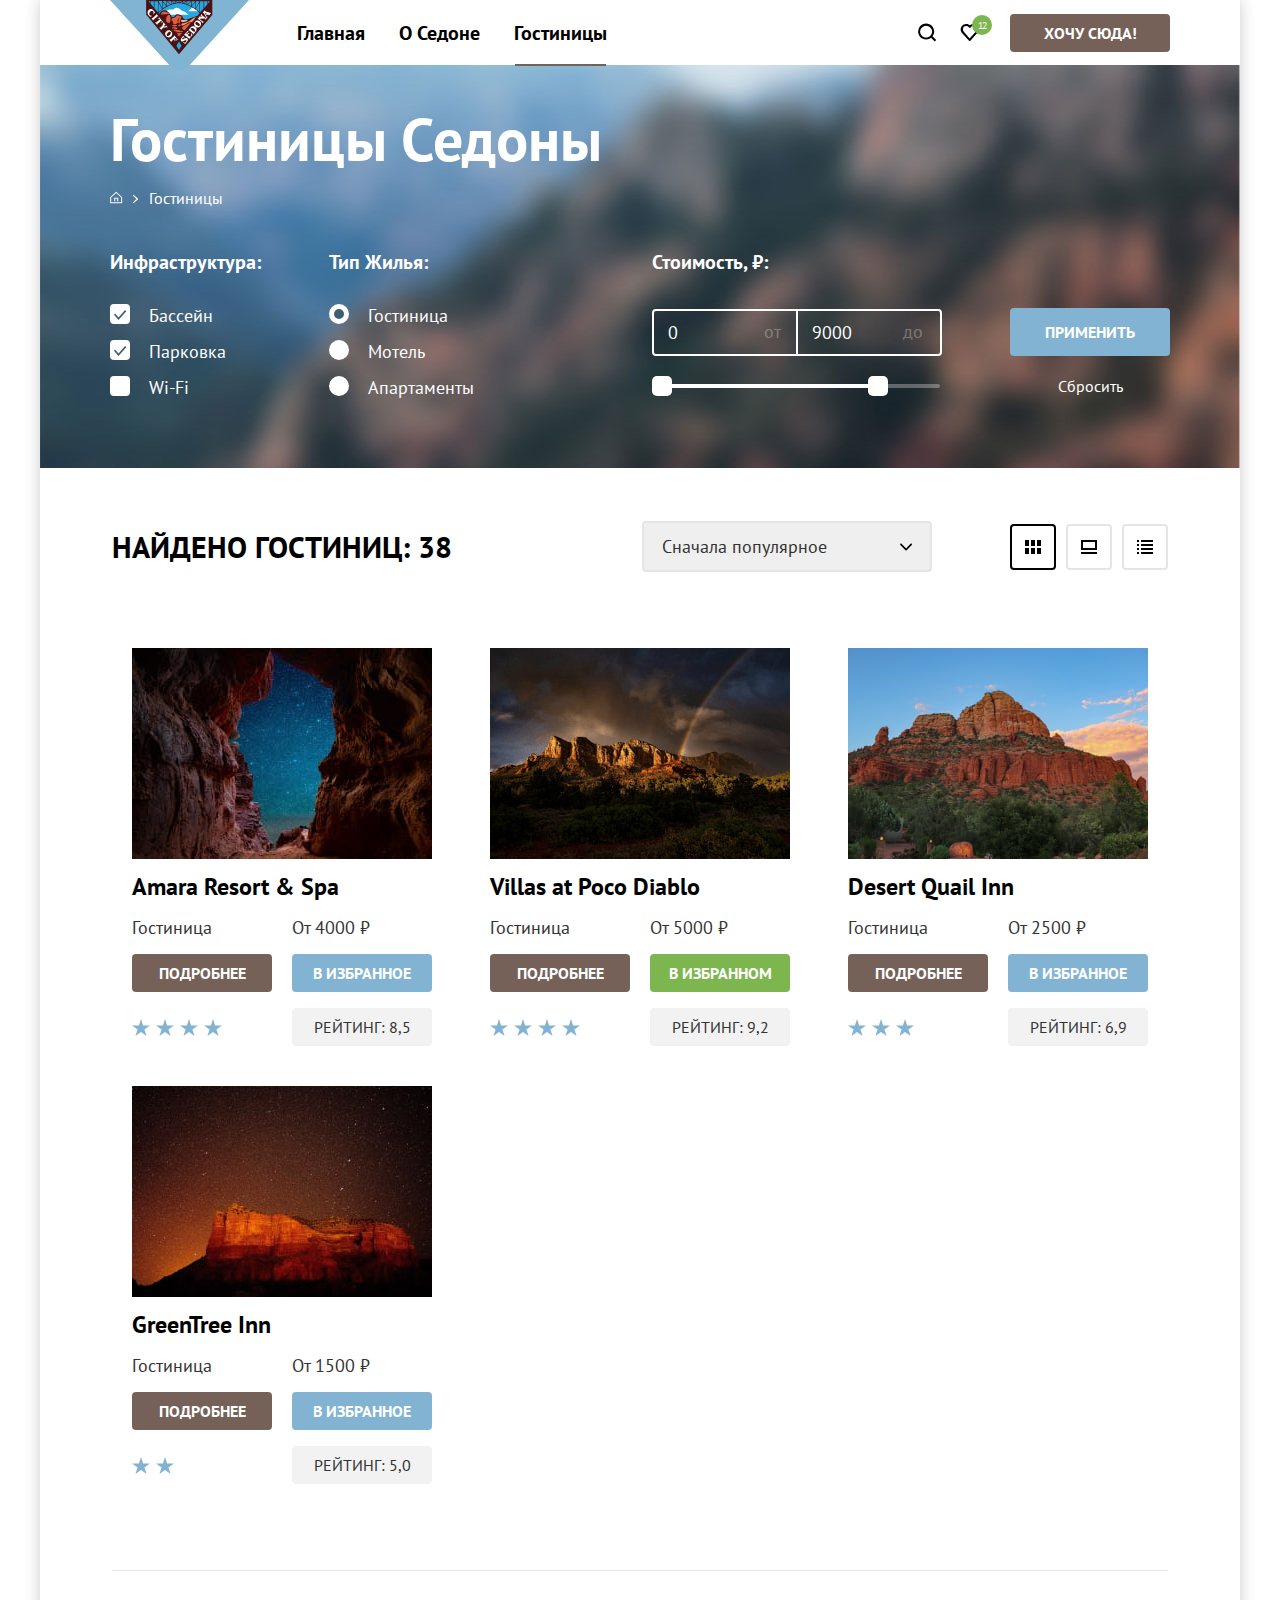
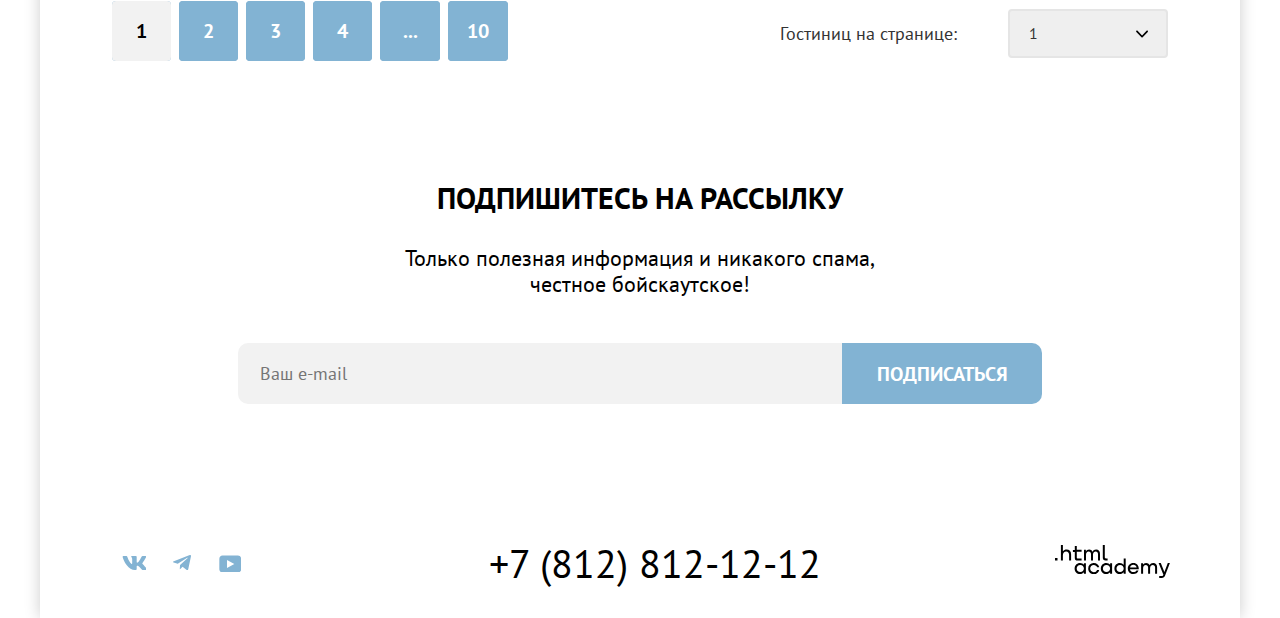
<file: catalog.html>
<!DOCTYPE html>
<html lang="ru">

  <head>
    <meta charset="utf-8">
    <title>Каталог</title>
    <link rel="stylesheet" href="styles/styles.css">
    <link rel="icon" href="favicon.ico">
    <link rel="icon" type="image/png" sizes="32x32" href="./images/favicon.png">
  </head>

  <body>
    <div class="container">
      <!-- шапка -->
      <header class="page-header">
        <nav class="navigation">
          <!-- логотип -->
          <a class="navigation-logo" href="index.html">
            <img class="logo-sedona-desktop" src="images/logo-sedona-desktop.svg" width="139" height="70"
              alt="Логотип Седона.">
          </a>
          <!-- нав слева -->
          <ul class="navigation-list">
            <li class="navigation-item">
              <a class="navigation-link" href="./index.html">Главная</a>
            </li>
            <li class="navigation-item">
              <a class="navigation-link" href="index.html#about">О Седоне</a>
            </li>
            <li class="navigation-item">
              <a class="navigation-link navigation-link-select" href="./catalog.html">Гостиницы</a>
            </li>
          </ul>
          <!-- нав справа -->
          <ul class="navigation-user">
            <li class="navigation-item">
              <a class="navigation-link" href="#">
                <svg class="navigation-icon" aria-hidden="true" focusable="false" width="19" height="19" fill="none"
                  xmlns="http://www.w3.org/2000/svg">
                  <path
                    d="m18.16 17.05-3.71-3.7c1-1.3 1.7-3 1.7-4.9 0-4.4-3.6-8-8.02-8a8.12 8.12 0 0 0-8.02 8.1c0 4.4 3.6 8 8.02 8 1.8 0 3.51-.6 4.91-1.7l3.71 3.7 1.4-1.5Zm-10.03-2.5c-3.3 0-6.02-2.7-6.02-6a6.03 6.03 0 0 1 12.04 0c0 3.3-2.71 6-6.02 6Z"
                    fill="#000" />
                </svg>
              </a>
            </li>
            <li class="navigation-item">
              <a class="navigation-link navigation-favourites-counter" href="#">
                <svg class="navigation-icon" aria-hidden="true" focusable="false" width="19" height="17" fill="none"
                  xmlns="http://www.w3.org/2000/svg">
                  <path
                    d="M9.6 17a1 1 0 0 1-.8-.4l-7-7.9A5.4 5.4 0 0 1 6.2 0c1.3 0 2.5.5 3.5 1.3a5.5 5.5 0 0 1 9 4.1c0 1.3-.5 2.5-1.3 3.4l-7 7.9c-.2.2-.4.3-.8.3Zm-6-9.5 6 6.9 6.3-7c.5-.5.7-1.2.7-2 0-1.8-1.5-3.3-3.3-3.3-1 0-2 .5-2.7 1.3-.3.3-.6.4-1 .4L9 3.4a3.7 3.7 0 0 0-2.7-1.3 3.3 3.3 0 0 0-3.3 3.3c-.1.9.3 1.6.7 2.1-.1 0-.1 0 0 0Z"
                    fill="#000" />
                </svg>
              </a>
            </li>
            <li class="navigation-item">
              <a class="button button-navigation-user" href="#">Хочу сюда!</a>
            </li>
          </ul>
        </nav>
      </header>

      <!-- мейн каталог -->
      <main class="main-index">
        <div class="catalog-header">
          <h1 class="catalog-main-title">Гостиницы Седоны</h1>
          <!-- хлебные крошки -->
          <ul class="breadcrumbs">
            <li class="breadcrumbs-item">
              <a class="breadcrumbs-link" href="index.html">
                <svg class="breadcrumbs-home-icon" aria-hidden="true" width="13" height="13" viewBox="0 0 13 13"
                  fill="none" xmlns="http://www.w3.org/2000/svg">
                  <path fill-rule="evenodd" clip-rule="evenodd"
                    d="M0.162109 6.1499L6.16211 0.649902L12.1621 6.1499V12.3499H0.162109V6.1499ZM1.16211 6.5499V11.3499H11.1621V6.5499L6.16211 2.0499L1.16211 6.5499ZM5.16211 10.3499H4.16211V6.84985H8.16211V10.3499H7.16211V7.84985H5.16211V10.3499Z"
                    fill="white" />
                </svg>
                <span class="visually-hidden">Главная.</span>
              </a>
            </li>
            <li class="breadcrumbs-item">
              <svg class="breadcrumbs-arrow-icon" aria-hidden="true" focusable="false" width="6" height="8"
                xmlns="http://www.w3.org/2000/svg">
                <path fill-rule="evenodd" clip-rule="evenodd"
                  d="M 4.89 3.58 L 1.09 0.18 c -0.2 -0.2 -0.6 -0.2 -0.9 0 c -0.3 0.2 -0.2 0.6 0 0.8 l 3.3 3 l -3.2 3 c -0.2 0.2 -0.2 0.6 0 0.8 c 0 0.1 0.3 0.2 0.4 0.2 c 0.1 0 0.3 -0.1 0.4 -0.2 l 3.8 -3.4 c 0.3 -0.2 0.3 -0.6 0 -0.8 Z" />
              </svg>
              <a class="breadcrumbs-link" href="catalog.html">Гостиницы</a>
            </li>
          </ul>

          <!-- фильтры -->
          <section class="catalog-products">
            <h2 class="visually-hidden">Список товаров с фильтрами.</h2>
            <form class="catalog-filters" action="https://echo.htmlacademy.ru/" method="get">
              <!-- инфраструктура -->
              <fieldset class="catalog-filters-group">
                <legend class="catalog-filters-title">Инфраструктура:</legend>
                <ul class="catalog-filters-list">
                  <li class="catalog-filters-item">
                    <label class="control disabled">
                      <input class="visually-hidden control-input" type="checkbox" name="swimming-pool" checked>
                      <span class="control-mark"></span>
                      <span class="control-label">Бассейн</span>
                    </label>
                  </li>
                  <li class="catalog-filters-item">
                    <label class="control">
                      <input class="visually-hidden control-input" type="checkbox" name="parking" checked>
                      <span class="control-mark"></span>
                      <span class="control-label">Парковка</span>
                    </label>
                  </li>
                  <li class="catalog-filter-item">
                    <label class="control">
                      <input class="visually-hidden control-input" type="checkbox" name="Wi-fi">
                      <span class="control-mark"></span>
                      <span class="control-label">Wi-Fi</span>
                    </label>
                  </li>
                </ul>
              </fieldset>
              <!-- тип жилья  -->
              <fieldset class="catalog-filters-group">
                <legend class="catalog-filters-title">Тип Жилья:</legend>
                <ul class="catalog-filters-list">
                  <li class="catalog-filters-item">
                    <label class="control">
                      <input class="visually-hidden control-input" type="radio" name="product-group" value="Hotel"
                        checked>
                      <span class="control-mark"></span>
                      <span class="control-label">Гостиница</span>
                    </label>
                  </li>
                  <li class="catalog-filters-item">
                    <label class="control disabled">
                      <input class="visually-hidden control-input" type="radio" name="product-group" value="Motel">
                      <span class="control-mark"></span>
                      <span class="control-label">Мотель</span>
                    </label>
                  </li>
                  <li class="catalog-filters-item">
                    <label class="control">
                      <input class="visually-hidden control-input" type="radio" name="product-group" value="apartments">
                      <span class="control-mark"></span>
                      <span class="control-label">Апартаменты</span>
                    </label>
                  </li>
                </ul>
              </fieldset>
              <!-- cтоимость, слайдер -->
              <fieldset class="catalog-filters-group catalog-filters-group-price">
                <legend class="catalog-filters-title">Стоимость, ₽:</legend>
                <div class="price-input-container">
                  <label class="catalog-filter-label">
                    <input class="price-input-min" type="number" min="0" max="12000" value="0" name="price-min">
                  </label>
                  <label class="catalog-filter-label">
                    <input class="price-input-max" type="number" min="0" max="12000" value="9000" name="price-max">
                  </label>
                </div>
                <div class="price-scale">
                  <div class="price-bar" style="left: 0; width: 228px">
                    <button class="bar-toggle toggle-min disable" type="button">
                      <span class="visually-hidden">Изменить минимальную цену.</span>
                    </button>
                    <button class="bar-toggle toggle-max" type="button">
                      <span class="visually-hidden">Изменить максимальную цену.</span>
                    </button>
                  </div>
                </div>
              </fieldset>
              <!-- кнопки применить, сбросить -->
              <div class="button-submit">
                <button class="button button-apply button-second" type="submit">Применить</button>
                <button class="button button-cancel button-rating" type="reset">Сбросить</button>
              </div>
            </form>
          </section>
        </div>

        <!-- найденные гостиницы -->
        <section class="catalog-main">
          <div class="sorting-container">
            <span class="select-control-title">Найдено гостиниц: 38</span>
            <!-- сортировка -->
            <select class="select-control-type disable">
              <option value="popular">Сначала популярное</option>
              <option value="cheap">Сначала дешёвое</option>
              <option value="expensive">Сначала дорогое</option>
            </select>
            <!-- режимы отображения карточек -->
            <a class="button-sorting button-sorting-cards button-sorting-selected" href="#">
              <svg width="16" height="14" viewBox="0 0 16 14" fill="none" xmlns="http://www.w3.org/2000/svg">
                <path d="M4 0H0V6H4V0Z" fill="black" />
                <path d="M16 0H12V6H16V0Z" fill="black" />
                <path d="M10 0H6V6H10V0Z" fill="black" />
                <path d="M4 8H0V14H4V8Z" fill="black" />
                <path d="M16 8H12V14H16V8Z" fill="black" />
                <path d="M10 8H6V14H10V8Z" fill="black" />
              </svg>
              <span class="visually-hidden">Показать карточки.</span>
            </a>
            <a class="button-sorting button-sorting-turn" href="#">
              <svg width="16" height="14" viewBox="0 0 16 14" fill="none" xmlns="http://www.w3.org/2000/svg">
                <path d="M16 12H0V14H16V12Z" fill="black" />
                <path d="M14 2V8H2V2H14ZM16 0H0V10H16V0Z" fill="black" />
              </svg>
              <span class="visually-hidden">Показать по очереди.</span>
            </a>
            <a class="button-sorting button-sorting-list" href="#">
              <svg width="16" height="14" viewBox="0 0 16 14" fill="none" xmlns="http://www.w3.org/2000/svg">
                <path d="M2 0H0V2H2V0Z" fill="black" />
                <path d="M16 0H4V2H16V0Z" fill="black" />
                <path d="M2 4H0V6H2V4Z" fill="black" />
                <path d="M16 4H4V6H16V4Z" fill="black" />
                <path d="M2 8H0V10H2V8Z" fill="black" />
                <path d="M16 8H4V10H16V8Z" fill="black" />
                <path d="M2 12H0V14H2V12Z" fill="black" />
                <path d="M16 12H4V14H16V12Z" fill="black" />
              </svg>
              <span class="visually-hidden">Показать список.</span>
            </a>
          </div>

          <!-- список гостиниц -->
          <ul class="hotels-list">
            <li class="hotel-card">
              <a class="hotel-card-link" href="#">
                <img class="hotel-card-image" src="./images/hotel-1.jpg" width="300" height="211"
                  alt="Звездное небо между скал.">
                <h3 class="hotel-card-title">Amara Resort & Spa</h3>
              </a>
              <div class="hotel-card-details">
                <div class="hotel-card-row">
                  <div class="hotel-type">Гостиница</div>
                  <div class="hotel-price">От 4000 ₽</div>
                </div>
                <div class="hotel-card-row">
                  <a class="button hotel-details" href="#">Подробнее</a>
                  <button class="button hotel-favourites button-second" type="button" name="favourites">В
                    избранное</button>
                </div>
                <div class="hotel-card-row">
                  <div class="hotel-card-stars">
                    <span class="visually-hidden">4 звезды рейтинга.</span>
                    <img class="hotel-stars" src="./images/product-star.svg" width="18" height="17"
                      alt="Звезда рейтинга.">
                    <img class="hotel-stars" src="./images/product-star.svg" width="18" height="17"
                      alt="Звезда рейтинга.">
                    <img class="hotel-stars" src="./images/product-star.svg" width="18" height="17"
                      alt="Звезда рейтинга.">
                    <img class="hotel-stars" src="./images/product-star.svg" width="18" height="17"
                      alt="Звезда рейтинга.">
                  </div>
                  <a class="button hotel-rating button-rating" href="#">Рейтинг: 8,5</a>
                </div>
              </div>
            </li>
            <li class="hotel-card">
              <a class="hotel-card-link" href="#">
                <img class="hotel-card-image" src="./images/hotel-2.jpg" width="300" height="211"
                  alt="Желтая гора и радуга справа.">
                <h3 class="hotel-card-title">Villas at Poco Diablo</h3>
              </a>
              <div class="hotel-card-details">
                <div class="hotel-card-row">
                  <div class="hotel-type">Гостиница</div>
                  <div class="hotel-price">От 5000 ₽</div>
                </div>
                <div class="hotel-card-row">
                  <a class="button hotel-details" href="#">Подробнее</a>
                  <button class="button hotel-favourites hotel-favourites-checked button-favourites" type="button"
                    name="favourites">В избранном</button>
                </div>
                <div class="hotel-card-row">
                  <div class="hotel-card-stars">
                    <span class="visually-hidden">4 звезды рейтинга.</span>
                    <img class="hotel-stars" src="./images/product-star.svg" width="18" height="17"
                      alt="Звезда рейтинга.">
                    <img class="hotel-stars" src="./images/product-star.svg" width="18" height="17"
                      alt="Звезда рейтинга.">
                    <img class="hotel-stars" src="./images/product-star.svg" width="18" height="17"
                      alt="Звезда рейтинга.">
                    <img class="hotel-stars" src="./images/product-star.svg" width="18" height="17"
                      alt="Звезда рейтинга.">
                  </div>
                  <a class="button hotel-rating button-rating" href="#">Рейтинг: 9,2</a>
                </div>
              </div>
            </li>
            <li class="hotel-card">
              <a class="hotel-card-link" href="#">
                <img class="hotel-card-image" src="./images/hotel-3.jpg" width="300" height="211"
                  alt="Оранжевая гора и голубое небо.">
                <h3 class="hotel-card-title">Desert Quail Inn</h3>
              </a>
              <div class="hotel-card-details">
                <div class="hotel-card-row">
                  <div class="hotel-type">Гостиница</div>
                  <div class="hotel-price">От 2500 ₽</div>
                </div>
                <div class="hotel-card-row">
                  <a class="button hotel-details" href="#">Подробнее</a>
                  <button class="button hotel-favourites button-second" type="button" name="favourites">В
                    избранное</button>
                </div>
                <div class="hotel-card-row">
                  <div class="hotel-card-stars">
                    <span class="visually-hidden">3 звезды рейтинга.</span>
                    <img class="hotel-stars" src="./images/product-star.svg" width="18" height="17"
                      alt="Звезда рейтинга.">
                    <img class="hotel-stars" src="./images/product-star.svg" width="18" height="17"
                      alt="Звезда рейтинга.">
                    <img class="hotel-stars" src="./images/product-star.svg" width="18" height="17"
                      alt="Звезда рейтинга.">
                  </div>
                  <a class="button hotel-rating button-rating" href="#">Рейтинг: 6,9</a>
                </div>
              </div>
            </li>
            <li class="hotel-card">
              <a class="hotel-card-link" href="#">
                <img class="hotel-card-image" src="./images/hotel-4.jpg" width="300" height="211"
                  alt="Красная гора и звездное небо.">
                <h3 class="hotel-card-title">GreenTree Inn</h3>
              </a>
              <div class="hotel-card-details">
                <div class="hotel-card-row">
                  <div class="hotel-type">Гостиница</div>
                  <div class="hotel-price">От 1500 ₽</div>
                </div>
                <div class="hotel-card-row">
                  <a class="button hotel-details" href="#">Подробнее</a>
                  <button class="button hotel-favourites button-second" type="button" name="favourites">В
                    избранное</button>
                </div>
                <div class="hotel-card-row">
                  <div class="hotel-card-stars">
                    <span class="visually-hidden">2 звезды рейтинга.</span>
                    <img class="hotel-stars" src="./images/product-star.svg" width="18" height="17"
                      alt="Звезда рейтинга.">
                    <img class="hotel-stars" src="./images/product-star.svg" width="18" height="17"
                      alt="Звезда рейтинга.">
                  </div>
                  <a class="button hotel-rating button-rating" href="#">Рейтинг: 5,0</a>
                </div>
              </div>
          </ul>

          <!-- пагинация -->
          <div class="pagination-container">
            <ul class="pagination">
              <li class="pagination-item pagination-item-selected">
                <span class="visually-hidden">1 страница.</span>
                <a class="pagination-link pagination-link-selected" href="#">1</a>
              </li>
              <li class="pagination-item">
                <span class="visually-hidden">2 страница.</span>
                <a class="pagination-link button-second" href="#">2</a>
              </li>
              <li class="pagination-item">
                <span class="visually-hidden">3 страница.</span>
                <a class="pagination-link button-second" href="#">3</a>
              </li>
              <li class="pagination-item">
                <span class="visually-hidden">4 страница.</span>
                <a class="pagination-link button-second" href="#">4</a>
              </li>
              <li class="pagination-item">
                <span class="visually-hidden">Другие страницы.</span>
                <a class="pagination-link button-second" href="#">...</a>
              </li>
              <li class="pagination-item">
                <span class="visually-hidden">10 страница.</span>
                <a class="pagination-link button-second" href="#">10</a>
              </li>
            </ul>

            <div class="hotels-sum">
              <p class="hotels-sum-description">Гостиниц на странице:</p>
              <select class="hotels-sum-number" name="hotels-sum-number">
                <option value="Page-one">1</option>
                <option value="Page-two">2</option>
                <option value="Page-three">3</option>
                <option value="Page-four">4</option>
                <option value="Page-five">5</option>
                <option value="Page-six">6</option>
                <option value="Page-seven">7</option>
                <option value="Page-eight">8</option>
                <option value="Page-nine">9</option>
                <option value="Page-ten">10</option>
              </select>
            </div>
          </div>
        </section>

        <!-- подписка на рассылку -->
        <section class="newsletter-catalog">
          <h2 class="newsletter-title">Подпишитесь на рассылку</h2>
          <p class="newsletter-text newsletter-text-catalog">Только полезная информация и никакого спама,<br> честное
            бойскаутское!</p>
          <form class="newsletter-form" action="https://echo.htmlacademy.ru/" method="post">
            <label class="newsletter-label">
              <span class="visually-hidden">email.</span>
              <input class="newsletter-field" placeholder="Ваш e-mail" type="email" name="newsletter-email" required
                autocomplete="on">
            </label>
            <button class="button newsletter-button button-second" type="submit">Подписаться</button>
          </form>
        </section>
      </main>
      <footer>
        <section class="footer-container">

          <!-- социальные сети -->
          <div class="footer-social">
            <h2 class="visually-hidden">Давайте дружить.</h2>
            <a class="button-social" href="https://vk.com/htmlacademy" target="_blank">
              <svg class="footer-social-icon" aria-hidden="true" focusable="false" width="24" height="15"
                xmlns="http://www.w3.org/2000/svg">
                <path fill-rule="evenodd" clip-rule="evenodd"
                  d="M 24.12 0.95 c 0.16 -0.55 0 -0.95 -0.8 -0.95 H 20.7 c -0.67 0 -0.98 0.35 -1.15 0.73 c 0 0 -1.33 3.2 -3.22 5.27 c -0.61 0.6 -0.9 0.8 -1.23 0.8 c -0.16 0 -0.41 -0.2 -0.41 -0.74 V 0.95 c 0 -0.66 -0.19 -0.95 -0.74 -0.95 H 9.82 c -0.42 0 -0.67 0.3 -0.67 0.6 c 0 0.61 0.95 0.76 1.04 2.5 v 3.8 c 0 0.84 -0.15 0.99 -0.48 0.99 c -0.9 0 -3.06 -3.21 -4.34 -6.89 c -0.25 -0.71 -0.5 -1 -1.18 -1 H 1.57 c -0.75 0 -0.9 0.35 -0.9 0.73 c 0 0.68 0.89 4.07 4.14 8.55 c 2.17 3.06 5.23 4.72 8 4.72 c 1.68 0 1.88 -0.37 1.88 -1 v -2.32 c 0 -0.73 0.16 -0.88 0.7 -0.88 c 0.38 0 1.05 0.2 2.6 1.67 c 1.79 1.75 2.08 2.53 3.08 2.53 h 2.63 c 0.75 0 1.12 -0.37 0.9 -1.1 c -0.23 -0.72 -1.08 -1.77 -2.2 -3.02 c -0.62 -0.7 -1.54 -1.47 -1.82 -1.86 c -0.39 -0.49 -0.28 -0.7 0 -1.14 c 0 0 3.2 -4.43 3.54 -5.93 Z" />
              </svg>
              <span class="visually-hidden">ВКонтакте.</span>
            </a>
            <a class="button-social" href="https://t.me/htmlacademy" target="_blank">
              <svg class="footer-social-icon" aria-hidden="true" focusable="false" width="18" height="17"
                xmlns="http://www.w3.org/2000/svg">
                <path fill-rule="evenodd" clip-rule="evenodd"
                  d="M 16.79 0.1 L 0.84 6.25 c -1.09 0.43 -1.08 1.04 -0.2 1.31 l 4.1 1.28 l 9.47 -5.98 c 0.44 -0.27 0.85 -0.12 0.52 0.18 L 7.05 9.96 l -0.28 4.22 c 0.41 0 0.6 -0.19 0.83 -0.41 l 1.99 -1.93 l 4.13 3.05 c 0.77 0.42 1.31 0.2 1.5 -0.7 l 2.72 -12.8 c 0.28 -1.12 -0.43 -1.62 -1.16 -1.3 Z" />
              </svg>
              <span class="visually-hidden">Телеграм.</span>
            </a>
            <a class="button-social" href="https://www.youtube.com/user/htmlacademyru" target="_blank">
              <svg class="footer-social-icon" aria-hidden="true" focusable="false" width="22" height="17"
                xmlns="http://www.w3.org/2000/svg">
                <path fill-rule="evenodd" clip-rule="evenodd"
                  d="M 18.94 0.5 H 3.51 C 1.65 0.5 0.33 2.1 0.33 3.9 V 14 c 0 1.9 1.32 3.5 3.18 3.5 h 15.65 c 1.64 0 3.17 -1.6 3.17 -3.4 V 3.9 C 22.11 2.1 20.8 0.5 18.94 0.5 Z M 7.99 13.04 V 4.96 L 15.33 9 l -7.34 4.04 Z" />
              </svg>
              <span class="visually-hidden">Ютуб.</span>
            </a>
          </div>

          <!--телефон-->
          <div class="footer-phone-container">
            <a class="footer-phone" href="tel:+78128121212">+7 (812) 812-12-12</a>
          </div>

          <!-- ссылка на академию -->
          <div class="htmlacademy-link-container">
            <a class="htmlacademy-link" href="https://htmlacademy.ru/" target="_blank">
              <span class="visually-hidden">Сайт разработчика.</span>
              <svg class="htmlacademy-icon" aria-hidden="true" focusable="false" width="115" height="33"
                xmlns="http://www.w3.org/2000/svg">
                <path fill-rule="evenodd" clip-rule="evenodd"
                  d="M 0 12.9 v 2.6 h 2.5 v -2.6 H 0 Z M 11.6 4.5 c -1.6 0 -2.8 0.7 -3.6 1.7 h -0.1 V 0 h -2 v 15.5 h 2 v -5.3 c 0 -2.1 1.3 -3.6 3.3 -3.6 c 1.8 0 2.9 1.4 2.9 3.2 v 5.7 h 2 V 9.4 c 0.1 -3 -1.8 -4.9 -4.5 -4.9 Z M 26.6 4.8 h -4.8 V 1.1 h -2 v 3.8 h -1.9 v 2 h 1.9 v 6 c 0 1.7 1 2.7 2.7 2.7 h 4.1 v -2 h -3.7 c -0.7 0 -1.1 -0.4 -1.1 -1.1 V 6.8 h 4.8 v -2 Z M 41.1 4.6 c -1.6 0 -2.9 0.8 -3.5 2.1 h -0.1 c -0.6 -1.2 -1.8 -2.1 -3.4 -2.1 c -1.4 0 -2.5 0.8 -3.1 1.8 h -0.1 V 4.8 H 29 v 10.6 h 2 V 10 c 0 -2 1 -3.5 2.6 -3.5 c 1.5 0 2.4 1 2.4 2.6 v 6.3 h 2 V 9.8 c 0 -2.4 1.4 -3.3 2.6 -3.3 c 1.5 0 2.4 1 2.4 2.6 v 6.3 h 2 V 8.9 c 0.1 -2.5 -1.4 -4.3 -3.9 -4.3 Z M 47.8 12.7 c 0 1.7 1 2.7 2.8 2.7 h 2 v -2 h -1.7 c -0.7 0 -1.1 -0.4 -1.1 -1.1 V 0 h -2 v 12.7 Z M 28.9 19.7 c -0.9 -1.1 -2.2 -1.8 -3.9 -1.8 c -3.1 0 -5.4 2.3 -5.4 5.6 s 2.3 5.6 5.4 5.6 c 1.8 0 3 -0.8 3.8 -1.9 h 0.1 v 1.6 h 2 V 18.2 h -2 v 1.5 Z m -3.6 7.4 c -2.2 0 -3.6 -1.6 -3.6 -3.6 s 1.4 -3.6 3.6 -3.6 s 3.6 1.6 3.6 3.6 c 0 1.9 -1.4 3.6 -3.6 3.6 Z M 44.2 22 c -0.5 -2.4 -2.6 -4.1 -5.4 -4.1 a 5.4 5.4 0 0 0 -5.6 5.6 c 0 3.1 2.2 5.6 5.6 5.6 c 2.8 0 4.9 -1.8 5.4 -4.2 h -2.1 a 3.4 3.4 0 0 1 -3.3 2.3 c -2.2 0 -3.6 -1.6 -3.6 -3.6 s 1.4 -3.6 3.6 -3.6 c 1.6 0 2.8 1 3.3 2.2 h 2.1 V 22 Z M 55.1 19.7 c -0.9 -1.1 -2.2 -1.8 -3.9 -1.8 c -3.1 0 -5.4 2.3 -5.4 5.6 s 2.3 5.6 5.4 5.6 c 1.8 0 3 -0.8 3.8 -1.9 h 0.1 v 1.6 h 2 V 18.2 h -2 v 1.5 Z m -3.6 7.4 c -2.2 0 -3.6 -1.6 -3.6 -3.6 s 1.4 -3.6 3.6 -3.6 s 3.6 1.6 3.6 3.6 c 0 1.9 -1.5 3.6 -3.6 3.6 Z M 68.7 19.8 c -0.9 -1.1 -2.2 -1.9 -3.9 -1.9 c -3.1 0 -5.4 2.3 -5.4 5.6 s 2.2 5.6 5.4 5.6 c 1.7 0 3 -0.8 3.8 -1.8 h 0.1 v 1.5 h 2 V 13.4 h -2 v 6.4 Z m -3.6 7.3 c -2.2 0 -3.6 -1.6 -3.6 -3.6 s 1.4 -3.6 3.6 -3.6 s 3.6 1.6 3.6 3.6 c -0.1 2 -1.5 3.6 -3.6 3.6 Z M 78.3 17.9 c -3.3 0 -5.5 2.5 -5.5 5.6 c 0 3 2.1 5.6 5.5 5.6 c 2.5 0 4.5 -1.3 5.2 -3.6 h -2.1 c -0.5 1 -1.6 1.6 -3 1.6 c -1.9 0 -3.3 -1.3 -3.4 -2.9 h 8.8 c 0.2 -3.6 -2 -6.3 -5.5 -6.3 Z m 0 1.9 c 1.7 0 3 1 3.3 2.6 h -6.5 c 0.3 -1.5 1.5 -2.6 3.2 -2.6 Z M 98.2 17.9 c -1.6 0 -2.9 0.8 -3.6 2 h -0.1 c -0.6 -1.2 -1.8 -2 -3.4 -2 c -1.4 0 -2.5 0.7 -3.1 1.8 v -1.5 h -1.9 v 10.6 h 2 v -5.4 c 0 -2 1 -3.4 2.6 -3.5 c 1.5 0 2.4 1 2.4 2.6 v 6.3 h 2 v -5.6 c 0 -2.4 1.4 -3.3 2.6 -3.3 c 1.5 0 2.4 1 2.4 2.6 v 6.3 h 2 v -6.5 c 0.1 -2.6 -1.4 -4.4 -3.9 -4.4 Z M 109.4 27 l -3.6 -8.9 h -2.2 l 4.8 11.6 c -0.3 0.9 -0.7 1.2 -1.7 1.2 h -2.5 v 2 h 2.5 c 1.8 0 2.8 -0.8 3.5 -2.6 l 4.7 -12.2 h -2.1 l -3.4 8.9 Z" />
              </svg>
            </a>
          </div>
        </section>
      </footer>
    </div>
  </body>

</html>
</file>
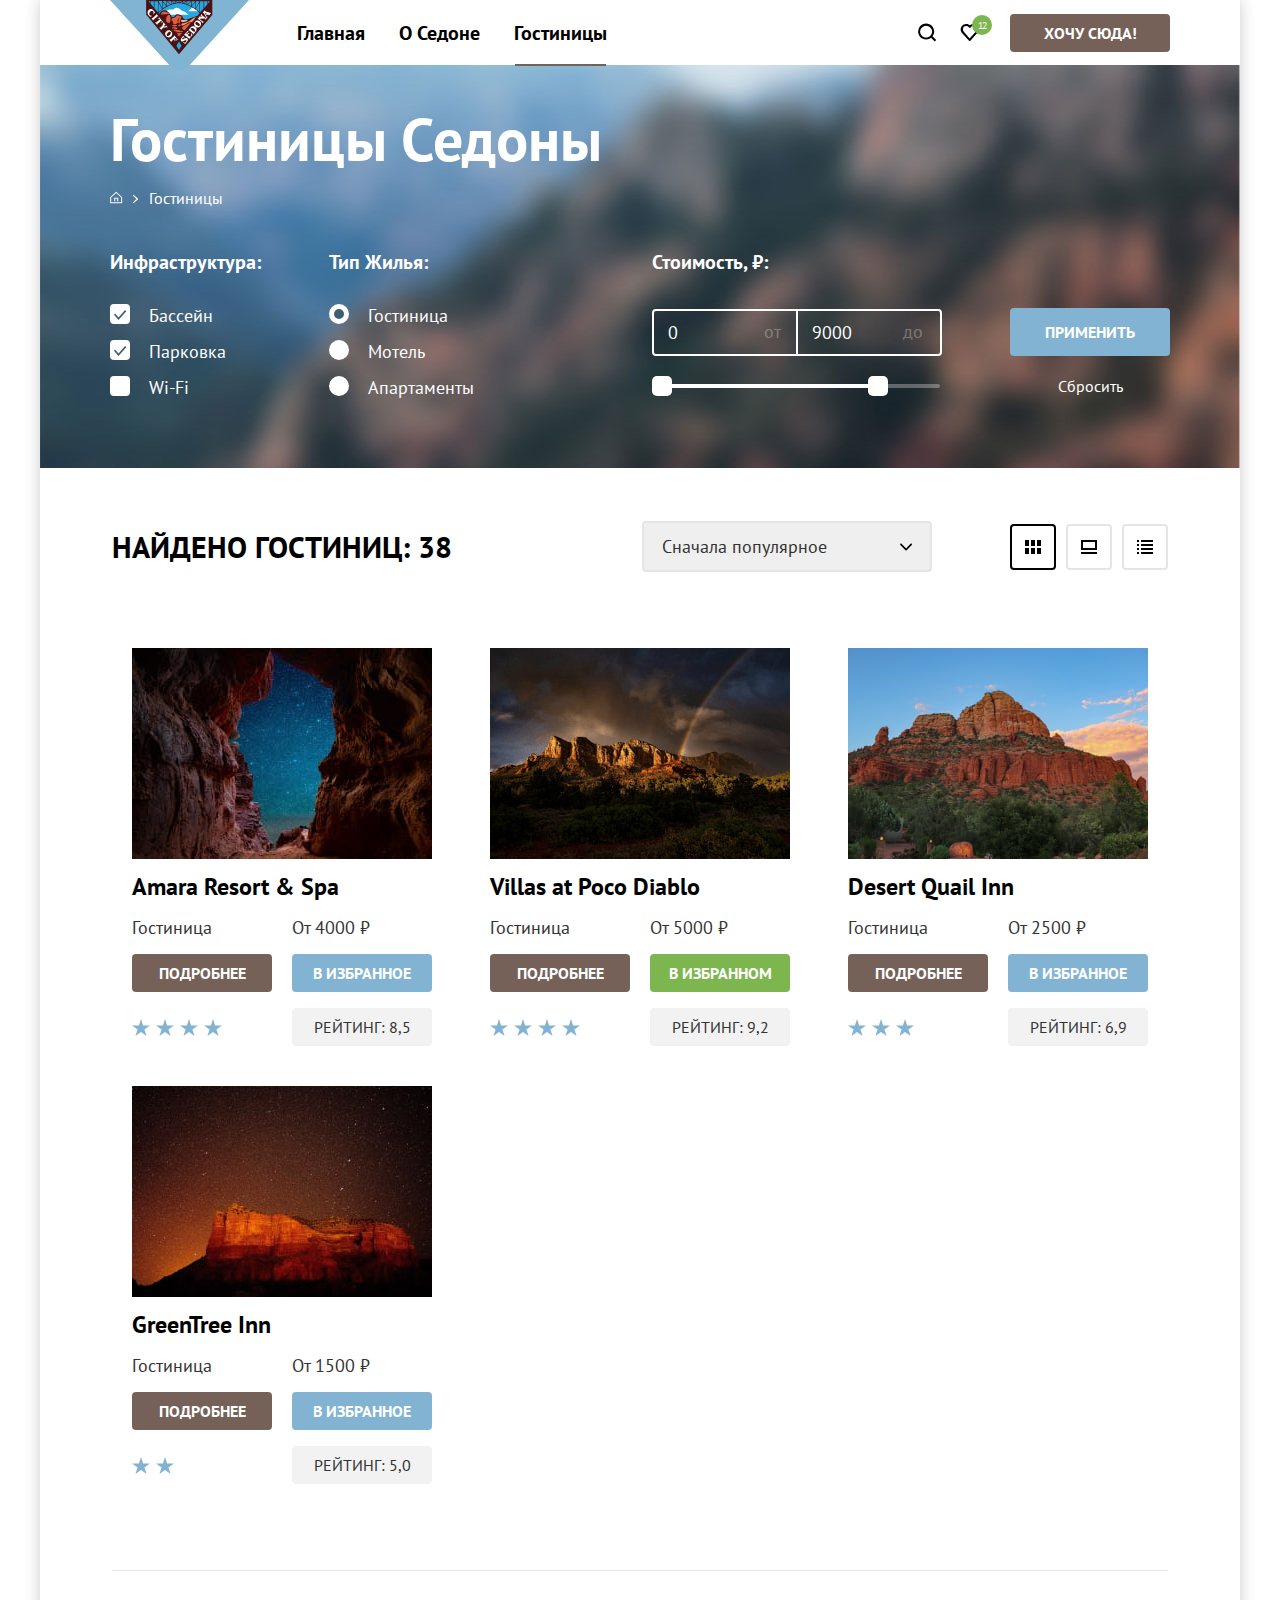
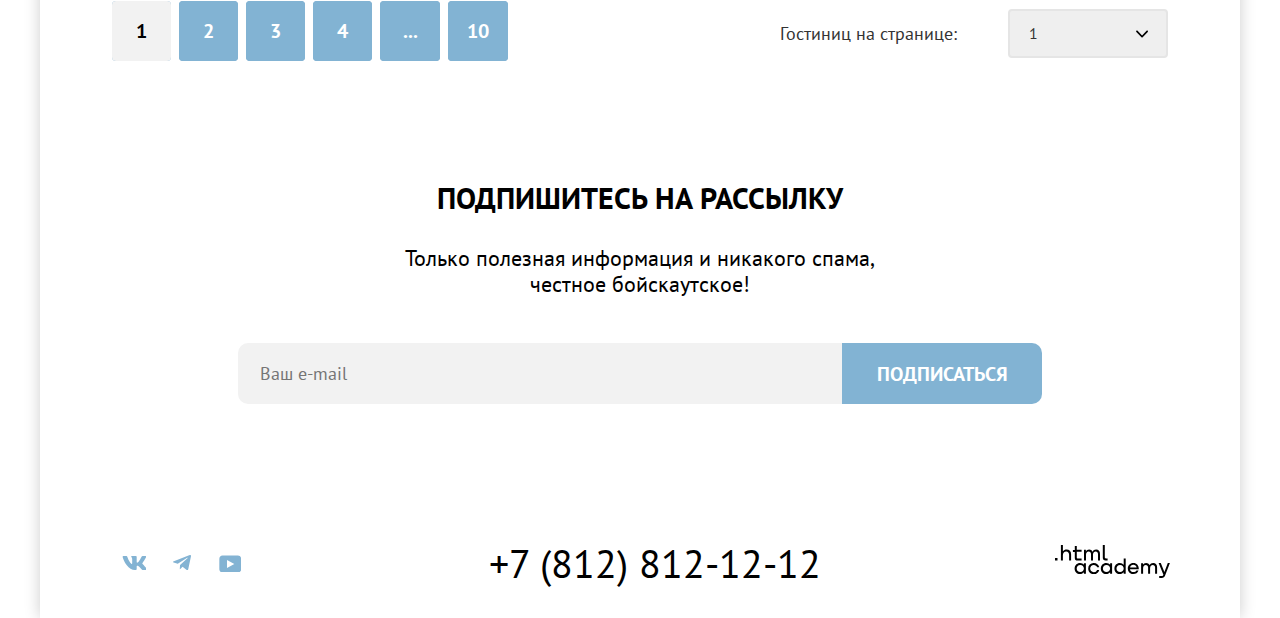
<file: master/catalog.html>
<!DOCTYPE html>
<html lang="ru">

  <head>
    <meta charset="utf-8">
    <title>Каталог</title>
    <link rel="stylesheet" href="styles/styles.css">
    <link rel="icon" href="favicon.ico">
    <link rel="icon" type="image/png" sizes="32x32" href="./images/favicon.png">
    <base href="https://htmlacademy-htmlcss.github.io/2075917-sedona-34/master/">
</head>

  <body>
    <div class="container">
      <!-- шапка -->
      <header class="page-header">
        <nav class="navigation">
          <!-- логотип -->
          <a class="navigation-logo" href="index.html">
            <img class="logo-sedona-desktop" src="images/logo-sedona-desktop.svg" width="139" height="70"
              alt="Логотип Седона.">
          </a>
          <!-- нав слева -->
          <ul class="navigation-list">
            <li class="navigation-item">
              <a class="navigation-link" href="./index.html">Главная</a>
            </li>
            <li class="navigation-item">
              <a class="navigation-link" href="index.html#about">О Седоне</a>
            </li>
            <li class="navigation-item">
              <a class="navigation-link navigation-link-select" href="./catalog.html">Гостиницы</a>
            </li>
          </ul>
          <!-- нав справа -->
          <ul class="navigation-user">
            <li class="navigation-item">
              <a class="navigation-link" href="#">
                <svg class="navigation-icon" aria-hidden="true" focusable="false" width="19" height="19" fill="none"
                  xmlns="http://www.w3.org/2000/svg">
                  <path
                    d="m18.16 17.05-3.71-3.7c1-1.3 1.7-3 1.7-4.9 0-4.4-3.6-8-8.02-8a8.12 8.12 0 0 0-8.02 8.1c0 4.4 3.6 8 8.02 8 1.8 0 3.51-.6 4.91-1.7l3.71 3.7 1.4-1.5Zm-10.03-2.5c-3.3 0-6.02-2.7-6.02-6a6.03 6.03 0 0 1 12.04 0c0 3.3-2.71 6-6.02 6Z"
                    fill="#000" />
                </svg>
              </a>
            </li>
            <li class="navigation-item">
              <a class="navigation-link navigation-favourites-counter" href="#">
                <svg class="navigation-icon" aria-hidden="true" focusable="false" width="19" height="17" fill="none"
                  xmlns="http://www.w3.org/2000/svg">
                  <path
                    d="M9.6 17a1 1 0 0 1-.8-.4l-7-7.9A5.4 5.4 0 0 1 6.2 0c1.3 0 2.5.5 3.5 1.3a5.5 5.5 0 0 1 9 4.1c0 1.3-.5 2.5-1.3 3.4l-7 7.9c-.2.2-.4.3-.8.3Zm-6-9.5 6 6.9 6.3-7c.5-.5.7-1.2.7-2 0-1.8-1.5-3.3-3.3-3.3-1 0-2 .5-2.7 1.3-.3.3-.6.4-1 .4L9 3.4a3.7 3.7 0 0 0-2.7-1.3 3.3 3.3 0 0 0-3.3 3.3c-.1.9.3 1.6.7 2.1-.1 0-.1 0 0 0Z"
                    fill="#000" />
                </svg>
              </a>
            </li>
            <li class="navigation-item">
              <a class="button button-navigation-user" href="#">Хочу сюда!</a>
            </li>
          </ul>
        </nav>
      </header>

      <!-- мейн каталог -->
      <main class="main-index">
        <div class="catalog-header">
          <h1 class="catalog-main-title">Гостиницы Седоны</h1>
          <!-- хлебные крошки -->
          <ul class="breadcrumbs">
            <li class="breadcrumbs-item">
              <a class="breadcrumbs-link" href="index.html">
                <svg class="breadcrumbs-home-icon" aria-hidden="true" width="13" height="13" viewBox="0 0 13 13"
                  fill="none" xmlns="http://www.w3.org/2000/svg">
                  <path fill-rule="evenodd" clip-rule="evenodd"
                    d="M0.162109 6.1499L6.16211 0.649902L12.1621 6.1499V12.3499H0.162109V6.1499ZM1.16211 6.5499V11.3499H11.1621V6.5499L6.16211 2.0499L1.16211 6.5499ZM5.16211 10.3499H4.16211V6.84985H8.16211V10.3499H7.16211V7.84985H5.16211V10.3499Z"
                    fill="white" />
                </svg>
                <span class="visually-hidden">Главная.</span>
              </a>
            </li>
            <li class="breadcrumbs-item">
              <svg class="breadcrumbs-arrow-icon" aria-hidden="true" focusable="false" width="6" height="8"
                xmlns="http://www.w3.org/2000/svg">
                <path fill-rule="evenodd" clip-rule="evenodd"
                  d="M 4.89 3.58 L 1.09 0.18 c -0.2 -0.2 -0.6 -0.2 -0.9 0 c -0.3 0.2 -0.2 0.6 0 0.8 l 3.3 3 l -3.2 3 c -0.2 0.2 -0.2 0.6 0 0.8 c 0 0.1 0.3 0.2 0.4 0.2 c 0.1 0 0.3 -0.1 0.4 -0.2 l 3.8 -3.4 c 0.3 -0.2 0.3 -0.6 0 -0.8 Z" />
              </svg>
              <a class="breadcrumbs-link" href="catalog.html">Гостиницы</a>
            </li>
          </ul>

          <!-- фильтры -->
          <section class="catalog-products">
            <h2 class="visually-hidden">Список товаров с фильтрами.</h2>
            <form class="catalog-filters" action="https://echo.htmlacademy.ru/" method="get">
              <!-- инфраструктура -->
              <fieldset class="catalog-filters-group">
                <legend class="catalog-filters-title">Инфраструктура:</legend>
                <ul class="catalog-filters-list">
                  <li class="catalog-filters-item">
                    <label class="control disabled">
                      <input class="visually-hidden control-input" type="checkbox" name="swimming-pool" checked>
                      <span class="control-mark"></span>
                      <span class="control-label">Бассейн</span>
                    </label>
                  </li>
                  <li class="catalog-filters-item">
                    <label class="control">
                      <input class="visually-hidden control-input" type="checkbox" name="parking" checked>
                      <span class="control-mark"></span>
                      <span class="control-label">Парковка</span>
                    </label>
                  </li>
                  <li class="catalog-filter-item">
                    <label class="control">
                      <input class="visually-hidden control-input" type="checkbox" name="Wi-fi">
                      <span class="control-mark"></span>
                      <span class="control-label">Wi-Fi</span>
                    </label>
                  </li>
                </ul>
              </fieldset>
              <!-- тип жилья  -->
              <fieldset class="catalog-filters-group">
                <legend class="catalog-filters-title">Тип Жилья:</legend>
                <ul class="catalog-filters-list">
                  <li class="catalog-filters-item">
                    <label class="control">
                      <input class="visually-hidden control-input" type="radio" name="product-group" value="Hotel"
                        checked>
                      <span class="control-mark"></span>
                      <span class="control-label">Гостиница</span>
                    </label>
                  </li>
                  <li class="catalog-filters-item">
                    <label class="control disabled">
                      <input class="visually-hidden control-input" type="radio" name="product-group" value="Motel">
                      <span class="control-mark"></span>
                      <span class="control-label">Мотель</span>
                    </label>
                  </li>
                  <li class="catalog-filters-item">
                    <label class="control">
                      <input class="visually-hidden control-input" type="radio" name="product-group" value="apartments">
                      <span class="control-mark"></span>
                      <span class="control-label">Апартаменты</span>
                    </label>
                  </li>
                </ul>
              </fieldset>
              <!-- cтоимость, слайдер -->
              <fieldset class="catalog-filters-group catalog-filters-group-price">
                <legend class="catalog-filters-title">Стоимость, ₽:</legend>
                <div class="price-input-container">
                  <label class="catalog-filter-label">
                    <input class="price-input-min" type="number" min="0" max="12000" value="0" name="price-min">
                  </label>
                  <label class="catalog-filter-label">
                    <input class="price-input-max" type="number" min="0" max="12000" value="9000" name="price-max">
                  </label>
                </div>
                <div class="price-scale">
                  <div class="price-bar" style="left: 0; width: 228px">
                    <button class="bar-toggle toggle-min disable" type="button">
                      <span class="visually-hidden">Изменить минимальную цену.</span>
                    </button>
                    <button class="bar-toggle toggle-max" type="button">
                      <span class="visually-hidden">Изменить максимальную цену.</span>
                    </button>
                  </div>
                </div>
              </fieldset>
              <!-- кнопки применить, сбросить -->
              <div class="button-submit">
                <button class="button button-apply button-second" type="submit">Применить</button>
                <button class="button button-cancel button-rating" type="reset">Сбросить</button>
              </div>
            </form>
          </section>
        </div>

        <!-- найденные гостиницы -->
        <section class="catalog-main">
          <div class="sorting-container">
            <span class="select-control-title">Найдено гостиниц: 38</span>
            <!-- сортировка -->
            <select class="select-control-type disable">
              <option value="popular">Сначала популярное</option>
              <option value="cheap">Сначала дешёвое</option>
              <option value="expensive">Сначала дорогое</option>
            </select>
            <!-- режимы отображения карточек -->
            <a class="button-sorting button-sorting-cards button-sorting-selected" href="#">
              <svg width="16" height="14" viewBox="0 0 16 14" fill="none" xmlns="http://www.w3.org/2000/svg">
                <path d="M4 0H0V6H4V0Z" fill="black" />
                <path d="M16 0H12V6H16V0Z" fill="black" />
                <path d="M10 0H6V6H10V0Z" fill="black" />
                <path d="M4 8H0V14H4V8Z" fill="black" />
                <path d="M16 8H12V14H16V8Z" fill="black" />
                <path d="M10 8H6V14H10V8Z" fill="black" />
              </svg>
              <span class="visually-hidden">Показать карточки.</span>
            </a>
            <a class="button-sorting button-sorting-turn" href="#">
              <svg width="16" height="14" viewBox="0 0 16 14" fill="none" xmlns="http://www.w3.org/2000/svg">
                <path d="M16 12H0V14H16V12Z" fill="black" />
                <path d="M14 2V8H2V2H14ZM16 0H0V10H16V0Z" fill="black" />
              </svg>
              <span class="visually-hidden">Показать по очереди.</span>
            </a>
            <a class="button-sorting button-sorting-list" href="#">
              <svg width="16" height="14" viewBox="0 0 16 14" fill="none" xmlns="http://www.w3.org/2000/svg">
                <path d="M2 0H0V2H2V0Z" fill="black" />
                <path d="M16 0H4V2H16V0Z" fill="black" />
                <path d="M2 4H0V6H2V4Z" fill="black" />
                <path d="M16 4H4V6H16V4Z" fill="black" />
                <path d="M2 8H0V10H2V8Z" fill="black" />
                <path d="M16 8H4V10H16V8Z" fill="black" />
                <path d="M2 12H0V14H2V12Z" fill="black" />
                <path d="M16 12H4V14H16V12Z" fill="black" />
              </svg>
              <span class="visually-hidden">Показать список.</span>
            </a>
          </div>

          <!-- список гостиниц -->
          <ul class="hotels-list">
            <li class="hotel-card">
              <a class="hotel-card-link" href="#">
                <img class="hotel-card-image" src="./images/hotel-1.jpg" width="300" height="211"
                  alt="Звездное небо между скал.">
                <h3 class="hotel-card-title">Amara Resort & Spa</h3>
              </a>
              <div class="hotel-card-details">
                <div class="hotel-card-row">
                  <div class="hotel-type">Гостиница</div>
                  <div class="hotel-price">От 4000 ₽</div>
                </div>
                <div class="hotel-card-row">
                  <a class="button hotel-details" href="#">Подробнее</a>
                  <button class="button hotel-favourites button-second" type="button" name="favourites">В
                    избранное</button>
                </div>
                <div class="hotel-card-row">
                  <div class="hotel-card-stars">
                    <span class="visually-hidden">4 звезды рейтинга.</span>
                    <img class="hotel-stars" src="./images/product-star.svg" width="18" height="17"
                      alt="Звезда рейтинга.">
                    <img class="hotel-stars" src="./images/product-star.svg" width="18" height="17"
                      alt="Звезда рейтинга.">
                    <img class="hotel-stars" src="./images/product-star.svg" width="18" height="17"
                      alt="Звезда рейтинга.">
                    <img class="hotel-stars" src="./images/product-star.svg" width="18" height="17"
                      alt="Звезда рейтинга.">
                  </div>
                  <a class="button hotel-rating button-rating" href="#">Рейтинг: 8,5</a>
                </div>
              </div>
            </li>
            <li class="hotel-card">
              <a class="hotel-card-link" href="#">
                <img class="hotel-card-image" src="./images/hotel-2.jpg" width="300" height="211"
                  alt="Желтая гора и радуга справа.">
                <h3 class="hotel-card-title">Villas at Poco Diablo</h3>
              </a>
              <div class="hotel-card-details">
                <div class="hotel-card-row">
                  <div class="hotel-type">Гостиница</div>
                  <div class="hotel-price">От 5000 ₽</div>
                </div>
                <div class="hotel-card-row">
                  <a class="button hotel-details" href="#">Подробнее</a>
                  <button class="button hotel-favourites hotel-favourites-checked button-favourites" type="button"
                    name="favourites">В избранном</button>
                </div>
                <div class="hotel-card-row">
                  <div class="hotel-card-stars">
                    <span class="visually-hidden">4 звезды рейтинга.</span>
                    <img class="hotel-stars" src="./images/product-star.svg" width="18" height="17"
                      alt="Звезда рейтинга.">
                    <img class="hotel-stars" src="./images/product-star.svg" width="18" height="17"
                      alt="Звезда рейтинга.">
                    <img class="hotel-stars" src="./images/product-star.svg" width="18" height="17"
                      alt="Звезда рейтинга.">
                    <img class="hotel-stars" src="./images/product-star.svg" width="18" height="17"
                      alt="Звезда рейтинга.">
                  </div>
                  <a class="button hotel-rating button-rating" href="#">Рейтинг: 9,2</a>
                </div>
              </div>
            </li>
            <li class="hotel-card">
              <a class="hotel-card-link" href="#">
                <img class="hotel-card-image" src="./images/hotel-3.jpg" width="300" height="211"
                  alt="Оранжевая гора и голубое небо.">
                <h3 class="hotel-card-title">Desert Quail Inn</h3>
              </a>
              <div class="hotel-card-details">
                <div class="hotel-card-row">
                  <div class="hotel-type">Гостиница</div>
                  <div class="hotel-price">От 2500 ₽</div>
                </div>
                <div class="hotel-card-row">
                  <a class="button hotel-details" href="#">Подробнее</a>
                  <button class="button hotel-favourites button-second" type="button" name="favourites">В
                    избранное</button>
                </div>
                <div class="hotel-card-row">
                  <div class="hotel-card-stars">
                    <span class="visually-hidden">3 звезды рейтинга.</span>
                    <img class="hotel-stars" src="./images/product-star.svg" width="18" height="17"
                      alt="Звезда рейтинга.">
                    <img class="hotel-stars" src="./images/product-star.svg" width="18" height="17"
                      alt="Звезда рейтинга.">
                    <img class="hotel-stars" src="./images/product-star.svg" width="18" height="17"
                      alt="Звезда рейтинга.">
                  </div>
                  <a class="button hotel-rating button-rating" href="#">Рейтинг: 6,9</a>
                </div>
              </div>
            </li>
            <li class="hotel-card">
              <a class="hotel-card-link" href="#">
                <img class="hotel-card-image" src="./images/hotel-4.jpg" width="300" height="211"
                  alt="Красная гора и звездное небо.">
                <h3 class="hotel-card-title">GreenTree Inn</h3>
              </a>
              <div class="hotel-card-details">
                <div class="hotel-card-row">
                  <div class="hotel-type">Гостиница</div>
                  <div class="hotel-price">От 1500 ₽</div>
                </div>
                <div class="hotel-card-row">
                  <a class="button hotel-details" href="#">Подробнее</a>
                  <button class="button hotel-favourites button-second" type="button" name="favourites">В
                    избранное</button>
                </div>
                <div class="hotel-card-row">
                  <div class="hotel-card-stars">
                    <span class="visually-hidden">2 звезды рейтинга.</span>
                    <img class="hotel-stars" src="./images/product-star.svg" width="18" height="17"
                      alt="Звезда рейтинга.">
                    <img class="hotel-stars" src="./images/product-star.svg" width="18" height="17"
                      alt="Звезда рейтинга.">
                  </div>
                  <a class="button hotel-rating button-rating" href="#">Рейтинг: 5,0</a>
                </div>
              </div>
          </ul>

          <!-- пагинация -->
          <div class="pagination-container">
            <ul class="pagination">
              <li class="pagination-item pagination-item-selected">
                <span class="visually-hidden">1 страница.</span>
                <a class="pagination-link pagination-link-selected" href="#">1</a>
              </li>
              <li class="pagination-item">
                <span class="visually-hidden">2 страница.</span>
                <a class="pagination-link button-second" href="#">2</a>
              </li>
              <li class="pagination-item">
                <span class="visually-hidden">3 страница.</span>
                <a class="pagination-link button-second" href="#">3</a>
              </li>
              <li class="pagination-item">
                <span class="visually-hidden">4 страница.</span>
                <a class="pagination-link button-second" href="#">4</a>
              </li>
              <li class="pagination-item">
                <span class="visually-hidden">Другие страницы.</span>
                <a class="pagination-link button-second" href="#">...</a>
              </li>
              <li class="pagination-item">
                <span class="visually-hidden">10 страница.</span>
                <a class="pagination-link button-second" href="#">10</a>
              </li>
            </ul>

            <div class="hotels-sum">
              <p class="hotels-sum-description">Гостиниц на странице:</p>
              <select class="hotels-sum-number" name="hotels-sum-number">
                <option value="Page-one">1</option>
                <option value="Page-two">2</option>
                <option value="Page-three">3</option>
                <option value="Page-four">4</option>
                <option value="Page-five">5</option>
                <option value="Page-six">6</option>
                <option value="Page-seven">7</option>
                <option value="Page-eight">8</option>
                <option value="Page-nine">9</option>
                <option value="Page-ten">10</option>
              </select>
            </div>
          </div>
        </section>

        <!-- подписка на рассылку -->
        <section class="newsletter-catalog">
          <h2 class="newsletter-title">Подпишитесь на рассылку</h2>
          <p class="newsletter-text newsletter-text-catalog">Только полезная информация и никакого спама,<br> честное
            бойскаутское!</p>
          <form class="newsletter-form" action="https://echo.htmlacademy.ru/" method="post">
            <label class="newsletter-label">
              <span class="visually-hidden">email.</span>
              <input class="newsletter-field" placeholder="Ваш e-mail" type="email" name="newsletter-email" required
                autocomplete="on">
            </label>
            <button class="button newsletter-button button-second" type="submit">Подписаться</button>
          </form>
        </section>
      </main>
      <footer>
        <section class="footer-container">

          <!-- социальные сети -->
          <div class="footer-social">
            <h2 class="visually-hidden">Давайте дружить.</h2>
            <a class="button-social" href="https://vk.com/htmlacademy" target="_blank">
              <svg class="footer-social-icon" aria-hidden="true" focusable="false" width="24" height="15"
                xmlns="http://www.w3.org/2000/svg">
                <path fill-rule="evenodd" clip-rule="evenodd"
                  d="M 24.12 0.95 c 0.16 -0.55 0 -0.95 -0.8 -0.95 H 20.7 c -0.67 0 -0.98 0.35 -1.15 0.73 c 0 0 -1.33 3.2 -3.22 5.27 c -0.61 0.6 -0.9 0.8 -1.23 0.8 c -0.16 0 -0.41 -0.2 -0.41 -0.74 V 0.95 c 0 -0.66 -0.19 -0.95 -0.74 -0.95 H 9.82 c -0.42 0 -0.67 0.3 -0.67 0.6 c 0 0.61 0.95 0.76 1.04 2.5 v 3.8 c 0 0.84 -0.15 0.99 -0.48 0.99 c -0.9 0 -3.06 -3.21 -4.34 -6.89 c -0.25 -0.71 -0.5 -1 -1.18 -1 H 1.57 c -0.75 0 -0.9 0.35 -0.9 0.73 c 0 0.68 0.89 4.07 4.14 8.55 c 2.17 3.06 5.23 4.72 8 4.72 c 1.68 0 1.88 -0.37 1.88 -1 v -2.32 c 0 -0.73 0.16 -0.88 0.7 -0.88 c 0.38 0 1.05 0.2 2.6 1.67 c 1.79 1.75 2.08 2.53 3.08 2.53 h 2.63 c 0.75 0 1.12 -0.37 0.9 -1.1 c -0.23 -0.72 -1.08 -1.77 -2.2 -3.02 c -0.62 -0.7 -1.54 -1.47 -1.82 -1.86 c -0.39 -0.49 -0.28 -0.7 0 -1.14 c 0 0 3.2 -4.43 3.54 -5.93 Z" />
              </svg>
              <span class="visually-hidden">ВКонтакте.</span>
            </a>
            <a class="button-social" href="https://t.me/htmlacademy" target="_blank">
              <svg class="footer-social-icon" aria-hidden="true" focusable="false" width="18" height="17"
                xmlns="http://www.w3.org/2000/svg">
                <path fill-rule="evenodd" clip-rule="evenodd"
                  d="M 16.79 0.1 L 0.84 6.25 c -1.09 0.43 -1.08 1.04 -0.2 1.31 l 4.1 1.28 l 9.47 -5.98 c 0.44 -0.27 0.85 -0.12 0.52 0.18 L 7.05 9.96 l -0.28 4.22 c 0.41 0 0.6 -0.19 0.83 -0.41 l 1.99 -1.93 l 4.13 3.05 c 0.77 0.42 1.31 0.2 1.5 -0.7 l 2.72 -12.8 c 0.28 -1.12 -0.43 -1.62 -1.16 -1.3 Z" />
              </svg>
              <span class="visually-hidden">Телеграм.</span>
            </a>
            <a class="button-social" href="https://www.youtube.com/user/htmlacademyru" target="_blank">
              <svg class="footer-social-icon" aria-hidden="true" focusable="false" width="22" height="17"
                xmlns="http://www.w3.org/2000/svg">
                <path fill-rule="evenodd" clip-rule="evenodd"
                  d="M 18.94 0.5 H 3.51 C 1.65 0.5 0.33 2.1 0.33 3.9 V 14 c 0 1.9 1.32 3.5 3.18 3.5 h 15.65 c 1.64 0 3.17 -1.6 3.17 -3.4 V 3.9 C 22.11 2.1 20.8 0.5 18.94 0.5 Z M 7.99 13.04 V 4.96 L 15.33 9 l -7.34 4.04 Z" />
              </svg>
              <span class="visually-hidden">Ютуб.</span>
            </a>
          </div>

          <!--телефон-->
          <div class="footer-phone-container">
            <a class="footer-phone" href="tel:+78128121212">+7 (812) 812-12-12</a>
          </div>

          <!-- ссылка на академию -->
          <div class="htmlacademy-link-container">
            <a class="htmlacademy-link" href="https://htmlacademy.ru/" target="_blank">
              <span class="visually-hidden">Сайт разработчика.</span>
              <svg class="htmlacademy-icon" aria-hidden="true" focusable="false" width="115" height="33"
                xmlns="http://www.w3.org/2000/svg">
                <path fill-rule="evenodd" clip-rule="evenodd"
                  d="M 0 12.9 v 2.6 h 2.5 v -2.6 H 0 Z M 11.6 4.5 c -1.6 0 -2.8 0.7 -3.6 1.7 h -0.1 V 0 h -2 v 15.5 h 2 v -5.3 c 0 -2.1 1.3 -3.6 3.3 -3.6 c 1.8 0 2.9 1.4 2.9 3.2 v 5.7 h 2 V 9.4 c 0.1 -3 -1.8 -4.9 -4.5 -4.9 Z M 26.6 4.8 h -4.8 V 1.1 h -2 v 3.8 h -1.9 v 2 h 1.9 v 6 c 0 1.7 1 2.7 2.7 2.7 h 4.1 v -2 h -3.7 c -0.7 0 -1.1 -0.4 -1.1 -1.1 V 6.8 h 4.8 v -2 Z M 41.1 4.6 c -1.6 0 -2.9 0.8 -3.5 2.1 h -0.1 c -0.6 -1.2 -1.8 -2.1 -3.4 -2.1 c -1.4 0 -2.5 0.8 -3.1 1.8 h -0.1 V 4.8 H 29 v 10.6 h 2 V 10 c 0 -2 1 -3.5 2.6 -3.5 c 1.5 0 2.4 1 2.4 2.6 v 6.3 h 2 V 9.8 c 0 -2.4 1.4 -3.3 2.6 -3.3 c 1.5 0 2.4 1 2.4 2.6 v 6.3 h 2 V 8.9 c 0.1 -2.5 -1.4 -4.3 -3.9 -4.3 Z M 47.8 12.7 c 0 1.7 1 2.7 2.8 2.7 h 2 v -2 h -1.7 c -0.7 0 -1.1 -0.4 -1.1 -1.1 V 0 h -2 v 12.7 Z M 28.9 19.7 c -0.9 -1.1 -2.2 -1.8 -3.9 -1.8 c -3.1 0 -5.4 2.3 -5.4 5.6 s 2.3 5.6 5.4 5.6 c 1.8 0 3 -0.8 3.8 -1.9 h 0.1 v 1.6 h 2 V 18.2 h -2 v 1.5 Z m -3.6 7.4 c -2.2 0 -3.6 -1.6 -3.6 -3.6 s 1.4 -3.6 3.6 -3.6 s 3.6 1.6 3.6 3.6 c 0 1.9 -1.4 3.6 -3.6 3.6 Z M 44.2 22 c -0.5 -2.4 -2.6 -4.1 -5.4 -4.1 a 5.4 5.4 0 0 0 -5.6 5.6 c 0 3.1 2.2 5.6 5.6 5.6 c 2.8 0 4.9 -1.8 5.4 -4.2 h -2.1 a 3.4 3.4 0 0 1 -3.3 2.3 c -2.2 0 -3.6 -1.6 -3.6 -3.6 s 1.4 -3.6 3.6 -3.6 c 1.6 0 2.8 1 3.3 2.2 h 2.1 V 22 Z M 55.1 19.7 c -0.9 -1.1 -2.2 -1.8 -3.9 -1.8 c -3.1 0 -5.4 2.3 -5.4 5.6 s 2.3 5.6 5.4 5.6 c 1.8 0 3 -0.8 3.8 -1.9 h 0.1 v 1.6 h 2 V 18.2 h -2 v 1.5 Z m -3.6 7.4 c -2.2 0 -3.6 -1.6 -3.6 -3.6 s 1.4 -3.6 3.6 -3.6 s 3.6 1.6 3.6 3.6 c 0 1.9 -1.5 3.6 -3.6 3.6 Z M 68.7 19.8 c -0.9 -1.1 -2.2 -1.9 -3.9 -1.9 c -3.1 0 -5.4 2.3 -5.4 5.6 s 2.2 5.6 5.4 5.6 c 1.7 0 3 -0.8 3.8 -1.8 h 0.1 v 1.5 h 2 V 13.4 h -2 v 6.4 Z m -3.6 7.3 c -2.2 0 -3.6 -1.6 -3.6 -3.6 s 1.4 -3.6 3.6 -3.6 s 3.6 1.6 3.6 3.6 c -0.1 2 -1.5 3.6 -3.6 3.6 Z M 78.3 17.9 c -3.3 0 -5.5 2.5 -5.5 5.6 c 0 3 2.1 5.6 5.5 5.6 c 2.5 0 4.5 -1.3 5.2 -3.6 h -2.1 c -0.5 1 -1.6 1.6 -3 1.6 c -1.9 0 -3.3 -1.3 -3.4 -2.9 h 8.8 c 0.2 -3.6 -2 -6.3 -5.5 -6.3 Z m 0 1.9 c 1.7 0 3 1 3.3 2.6 h -6.5 c 0.3 -1.5 1.5 -2.6 3.2 -2.6 Z M 98.2 17.9 c -1.6 0 -2.9 0.8 -3.6 2 h -0.1 c -0.6 -1.2 -1.8 -2 -3.4 -2 c -1.4 0 -2.5 0.7 -3.1 1.8 v -1.5 h -1.9 v 10.6 h 2 v -5.4 c 0 -2 1 -3.4 2.6 -3.5 c 1.5 0 2.4 1 2.4 2.6 v 6.3 h 2 v -5.6 c 0 -2.4 1.4 -3.3 2.6 -3.3 c 1.5 0 2.4 1 2.4 2.6 v 6.3 h 2 v -6.5 c 0.1 -2.6 -1.4 -4.4 -3.9 -4.4 Z M 109.4 27 l -3.6 -8.9 h -2.2 l 4.8 11.6 c -0.3 0.9 -0.7 1.2 -1.7 1.2 h -2.5 v 2 h 2.5 c 1.8 0 2.8 -0.8 3.5 -2.6 l 4.7 -12.2 h -2.1 l -3.4 8.9 Z" />
              </svg>
            </a>
          </div>
        </section>
      </footer>
    </div>
  </body>

</html>
</file>
<file: styles/styles.css>
@font-face {
  font-family: "PT Sans";
  font-style: normal;
  font-weight: 400;
  src: url("../fonts/ptsans-400.woff2") format("woff2");
  font-display: swap;
}

@font-face {
  font-family: "PT Sans";
  font-style: normal;
  font-weight: 700;
  src: url("../fonts/ptsans-700.woff2") format("woff2");
  font-display: swap;
}

/* контейнер страницы */
.container {
  width: 1200px;
  margin: 0 auto;
  box-shadow: 0 0 15px 0 rgba(0, 0, 0, 0.2);
}

html {
  height: 100%;
}

*::before,
*::after {
  box-sizing: border-box;
}

body {
  display: flex;
  flex-direction: column;
  margin: 0;
  font-family: "PT Sans", sans-serif;
  font-size: 18px;
  line-height: 21px;
  color: #000000;
  background-color: #ffffff;
  min-height: 100%;
  min-width: 1200px;
}

img {
  max-width: 100%;
  object-fit: contain;
}

.visually-hidden {
  position: absolute;
  width: 1px;
  height: 1px;
  margin: -1px;
  padding: 0;
  border: 0;
  clip: rect(0 0 0 0);
  overflow: hidden;
}

/* Коричневая кнопка */
.button {
  display: flex;
  align-items: center;
  justify-content: center;
  border: none;
  font-family: inherit;
  font-size: 16px;
  line-height: 20px;
  font-weight: 700;
  text-align: center;
  text-transform: uppercase;
  text-decoration: none;
  background-color: #756157;
  color: #ffffff;
  cursor: pointer;
  border-radius: 4px;
}

.button:hover {
  background-color: #615048;
}

.button:focus {
  background-color: #615048;
}

.button:active {
  color: rgba(255, 255, 255, 0.3);
}

.button.disabled {
  color: rgba(255, 255, 255, 0.3);
  background-color: #e5e5e5;
  pointer-events: none;
}

/* Синяя кнопка */
.button-second {
  background-color: #82b3d3;
}

.button-second:hover {
  background-color: #68a2ca;
}

.button-second:focus {
  background-color: #68a2ca;
}

.button-second:active {
  color: rgba(255, 255, 255, 0.3);
}

.button-second.disabled {
  color: rgba(255, 255, 255, 0.3);
  background-color: #e5e5e5;
  pointer-events: none;
}

/* Зеленая кнопка */
.button-selected {
  background-color: #7db54f;
}

.button-selected:hover {
  background-color: #7db54f;
}

.button-selected:focus {
  background-color: #7db54f;
}

.button-selected:active {
  color: rgba(255, 255, 255, 0.3);
}

.button-selected.disabled {
  color: rgba(255, 255, 255, 0.3);
  background-color: #e5e5e5;
  pointer-events: none;
}


/* HEADER */


/* Отступ шапки */
.page-header {
  padding: 0 70px;
}

/* Навигация */
.navigation {
  display: flex;
  justify-content: space-between;
}

/* Нав справа */
.navigation-list {
  display: flex;
  flex-wrap: wrap;
  align-items: center;
  margin: 0;
  padding: 0;
  width: 500px;
  margin-right: auto;
  list-style-type: none;
}

/* Нав слева */
.navigation-link {
  position: relative;
  display: block;
  padding: 17px 17px;
  font-family: inherit;
  font-size: 20px;
  line-height: 26px;
  font-weight: 700;
  text-align: center;
  color: #000000;
  text-decoration: none;
}

/* полоска снизу(нав) */
.navigation-link-select::before {
  position: absolute;
  content: "";
  right: 18px;
  left: 18px;
  bottom: -3px;
  background-color: #756257;
  height: 2px;
}

/* Центровка кнопок */
.navigation-icon {
  position: absolute;
  top: 0;
  right: 0;
  bottom: 0;
  left: 0;
  margin: auto;
  fill: #000000;
}

/* Кнопки справа*/
.navigation-user {
  display: flex;
  justify-content: space-between;
  flex-wrap: wrap;
  margin: 0;
  padding: 0;
  align-items: center;
  list-style-type: none;
}

/* Элемент справа(нав) */
.navigation-user .navigation-link {
  padding: 0;
  margin: 0;
  min-width: 42px;
  min-height: 65px;
}


/* счётчик избранного */
.navigation-favourites-counter::after {
  position: absolute;
  width: 20px;
  height: 20px;
  border-radius: 50%;
  background-color: #7db54f;
  content: "12";
  font-family: inherit;
  font-size: 10px;
  line-height: 13px;
  color: #ffffff;
  font-weight: 400;
  display: flex;
  align-items: center;
  justify-content: center;
  text-align: center;
  left: 24px;
  top: 15px;
  letter-spacing: -0.1em;
}

/* Кнопка ХОЧУ СЮДА! */
.button-navigation-user {
  width: 160px;
  margin-left: 20px;
  padding: 9px 0;
}

/* Расстояние между навигацией и логотипом */
.navigation-logo {
  min-width: 140px;
  min-height: 70px;
  margin-right: 30px;
  margin-bottom: -13px;
  list-style-type: none;
}

/* Лого спереди */
.logo-sedona-desktop {
  display: relative;
}


/* ОСНОВНАЯ ЧАСТЬ */


/* Фонововое изображение каньона */
.sedona-welcome {
  background-image: url("../images/bg-triangle-desktop.svg"), url("../images/bg-back-desktop.jpg");
  background-position: bottom, 0 calc(100% - 1px);
  background-size: auto, cover;
  background-repeat: no-repeat, no-repeat;
  padding-top: 51px;
  padding-bottom: 82px;
  background-color: #314d59;
}

/* Надпись */
.logo {
  display: block;
  margin: 0 auto;
}

/* контейнер для лог */
.main-welcome {
  margin: 0;
  padding: 64px 0 90px 0;
  text-align: center;
}

/* Определение Седона */
.main-hidden {
  margin: 0;
  padding: 0;
  margin-bottom: 31px;
  font-size: 30px;
  line-height: 36px;
  font-weight: 700;
  text-transform: uppercase;
  text-align: center;
}

/* Описание Седона */
.main-description {
  margin: 0;
  padding: 0;
  font-size: 22px;
  line-height: 26px;
  font-weight: 400;
  color: #333333;
}

/* Преимущества */

/* центровка преимуществ */
.advantages {
  margin: 0 auto;
}

.advantages-list {
  padding: 0;
  margin: 0;
}

.advantages-item {
  display: flex;
}

/* растягиваем фото при переполнении */
.advantages-photo {
  object-fit: cover;
  height: auto;
}

/* преимущество №1 */
.advantages-item-1 {
  background-color: #82b3d3;
  color: #ffffff;
  width: 400px;
  display: flex;
  flex-direction: column;
  justify-content: space-between;
  padding: 92px 85px;
  margin: 0;
  text-align: center;
  align-items: center;
  gap: 30px;
}

/* жильё */
.advantages-item-house {
  background-color: #83b3d31f;
  width: 400px;
  display: flex;
  flex-direction: column;
  justify-content: end;
  padding: 80px 85px 80px;
  margin: 0;
  text-align: center;
  align-items: center;
  gap: 30px;
}

/* еда */
.advantages-item-eat {
  background-color: #ffffff;
  width: 400px;
  display: flex;
  flex-direction: column;
  justify-content: end;
  padding: 82px 85px 80px;
  margin: 0;
  text-align: center;
  align-items: center;
  gap: 30px;
}

/* сувениры */
.advantages-item-souvenirs {
  background-color: #83b3d31f;
  width: 400px;
  display: flex;
  flex-direction: column;
  justify-content: end;
  padding: 76px 85px 80px;
  margin: 0;
  text-align: center;
  align-items: center;
  gap: 30px;
}

/* преимущество №2 */
.advantages-item-2 {
  background-color: #82b3d3;
  color: #ffffff;
  width: 400px;
  display: flex;
  flex-direction: column;
  justify-content: space-between;
  padding: 92px;
  margin: 0;
  text-align: center;
  align-items: center;
  gap: 30px;
}

/* преимущество №3 */
.advantages-item-3 {
  background-color: rgba(131, 179, 211, 0.12);
  width: 400px;
  display: flex;
  flex-direction: column;
  justify-content: space-between;
  padding: 102px 85px;
  margin: 0;
  text-align: center;
  align-items: center;
  gap: 30px;
}

/* преимущество №4 */
.advantages-item-4 {
  background-color: rgba(131, 179, 211, 0.2);
  width: 400px;
  display: flex;
  flex-direction: column;
  justify-content: space-between;
  padding: 102px 85px;
  margin: 0;
  text-align: center;
  align-items: center;
  gap: 30px;
}

/* преимущество №5 */
.advantages-item-5 {
  background-color: rgba(131, 179, 211, 0.12);
  width: 400px;
  display: flex;
  flex-direction: column;
  justify-content: space-between;
  padding: 102px 85px;
  margin: 0;
  text-align: center;
  align-items: center;
  gap: 30px;
}

/* заголовок */
.advantages-title {
  font-size: 24px;
  line-height: 28px;
  text-transform: uppercase;
  max-width: 230px;
  margin: 0;
}

/* номер */
.advantages-number {
  max-width: 230px;
  margin: 0;
}

/* описание */
.advantages-description {
  max-width: 230px;
  margin: 0;
}

/* цвет шрифта для карточек */
.advantages-item-house p,
.advantages-item-eat p,
.advantages-item-3 p,
.advantages-item-4 p {
  color: #333333;
}


/* ПОИСК ГОСТИНИЦЫ */


/* заинтересовались? */
.appointment {
  text-align: center;
  padding: 92px 304px;
}

/* заголовок "поиск отеля" */
.appointment-title {
  margin: 0;
  display: block;
  font-size: 30px;
  line-height: 36px;
  font-weight: 700;
  text-transform: uppercase;
}

/* текст "поиск отеля" */
.appointment-call {
  margin: 0 auto;
  font-size: 22px;
  line-height: 26px;
  text-align: center;
  font-weight: 400;
  text-transform: none;
  color: #333333;
  padding-top: 29px;
}

/* Кнопка "поиск отеля" */
.button-appointment {
  width: 574px;
  font-size: 20px;
  line-height: 36px;
  margin: 56px auto 0 auto;
  padding: 12px 15px;
  box-sizing: border-box;
}


/* РАССЫЛКА */


/* Блок рассылки */
.newsletter {
  margin: 0 auto;
  text-align: center;
  padding: 94px 0;
  background-image: url("../images/background-catalog.jpg");
  color: #ffffff;
  background-color: #314d59;
  background-size: auto 100%;
  background-repeat: no-repeat;
  background-position: center;
}

.newsletter-title {
  font-size: 30px;
  line-height: 36px;
  margin: 0;
  text-transform: uppercase;
}

.newsletter-text {
  font-size: 22px;
  line-height: 26px;
  margin: 0;
  padding: 29px 0 46px 0;
}

/* грид для рассылки */
.newsletter-form {
  display: grid;
  grid-template-columns: repeat(2, max-content);
  justify-content: center;
}

/* поле ввода емейла */
.newsletter-field {
  background-color: #f2f2f2;
  border-radius: 10px 0 0 10px;
  width: 560px;
  font-family: inherit;
  font-size: inherit;
  line-height: inherit;
  border: inherit;
  padding: 20px 22px;
  color: rgba(0, 0, 0, 0.6);
}

/* наведение*/
.newsletter-field:hover {
  background-color: #e6e6e6;
}

/* фокус */
.newsletter-field:focus {
  background-color: #e6e6e6;
  box-shadow: inset 0 0 0 3px #83b3d3;
}

/* с вводенными данными*/
.newsletter-field:not(:placeholder-shown) {
  background-color: #f2f2f2;
}

/* наведение после ввода данных */
.newsletter-field:hover:not(:placeholder-shown) {
  background-color: #e6e6e6;
}

/* фокус с введёнными данными */
.newsletter-field:focus:not(:placeholder-shown) {
  background-color: #ffffff;
  box-shadow: inset 0 0 0 2px #000000;
}

/* кнопка рассылки */
.newsletter-button {
  background-color: #82b3d3;
  border-radius: 0 10px 10px 0;
  min-width: 200px;
  max-width: 600px;
  font-size: 20px;
  line-height: 36px;
  padding: 12px 15px;
}

/* Рассылка(каталог) */
.newsletter-catalog {
  display: block;
  text-align: center;
  padding: 94px 0;
  background-repeat: no-repeat;
}


/* ПОДВАЛ */


.footer-container {
  margin: 0 auto;
  display: flex;
  align-items: center;
  padding: 45px 70px 35px 70px;
}

/*соц сетей */
.footer-social {
  position: relative;
  display: flex;
  flex-wrap: wrap;
  flex-basis: 38%;
}

.button-social {
  min-width: 48px;
  min-height: 40px;
  display: flex;
  align-items: center;
  justify-content: center;
  text-align: center;
}

.footer-social-icon {
  position: absolute;
  fill: #83b3d3;
}

.button-social:hover .footer-social-icon {
  fill: #68a2ca;
}

.button-social:focus .footer-social-icon {
  fill: #68a2ca;
}

.button-social:active .footer-social-icon {
  fill: #68a2ca4d;
}

/* номер телефона */
.footer-phone-container {
  flex-basis: 34%;
  margin-right: 49px;
}

.footer-phone {
  text-decoration: none;
  color: #000000;
  font-size: 40px;
  line-height: 40px;
  display: block;
  text-align: center;
}

.footer-phone:hover {
  color: #756157;
}

.footer-phone:focus {
  color: #756157;
}

.footer-phone:active {
  color: #7561574d;
}

/* иконка академии*/
.htmlacademy-link-container {
  flex-basis: 30%;
  display: flex;
  align-items: center;
  justify-content: flex-end;
  text-align: center;
}

.htmlacademy-link {
  display: inline-block;
}

.htmlacademy-icon {
  fill: #000000;
}

.htmlacademy-icon:hover {
  fill: #756157;
}

.htmlacademy-link:focus .htmlacademy-icon {
  fill: #756157;
}

.htmlacademy-icon:active {
  fill: #7561574d;
}

/* модальное окно */
.modal-container {
  position: fixed;
  top: 0;
  left: 0;
  display: flex;
  width: 100%;
  height: 100%;
  background-color: rgba(0, 0, 0, 0.8);
}

/*скрыть модальное окно */
.modal-container-close {
  display: none;
}

.modal {
  position: relative;
  margin: auto;
  padding: 62px 70px 70px 70px;
  background-color: #ffffff;
}

/* ширина модального окна */
.modal-search {
  border-radius: 30px;
}

/* мадальное окно через grid-area */
.modal-form {
  position: relative;
  display: grid;
  grid-template-areas:
    "label-date-arrival date-arrival date-arrival date-arrival"
    "label-date-departure date-departure date-departure date-departure"
    "label-guests-adults guests-adults label-guests-kids guests-kids"
    "modal-button modal-button modal-button modal-button";
  grid-template-columns: 145px 133px 135px 133px;
  gap: 40px 10px;
}

.arrival-label {
  -ms-grid-row: 1;
  -ms-grid-column: 1;
  grid-area: label-date-arrival;
}

.arrival-field {
  -ms-grid-row: 1;
  -ms-grid-column: 3;
  -ms-grid-column-span: 5;
  grid-area: date-arrival;
}

.departure-label {
  -ms-grid-row: 3;
  -ms-grid-column: 1;
  grid-area: label-date-departure;
}

.departure-field {
  -ms-grid-row: 3;
  -ms-grid-column: 3;
  -ms-grid-column-span: 5;
  grid-area: date-departure;
}

.adults-label {
  -ms-grid-row: 5;
  -ms-grid-column: 1;
  grid-area: label-guests-adults;
}

.adults-field {
  -ms-grid-row: 5;
  -ms-grid-column: 3;
  grid-area: guests-adults;
}

.kids-label {
  -ms-grid-row: 5;
  -ms-grid-column: 5;
  grid-area: label-guests-kids;
}

.field-kids {
  -ms-grid-row: 5;
  -ms-grid-column: 7;
  grid-area: guests-kids;
}

/* подпись полей ввода данных */
.modal-label {
  font-size: 20px;
  font-weight: 700;
  line-height: 26px;
  align-self: center;
}

/* поле ввода данных*/
.modal-field {
  padding: 14px 20px;
  background-color: #f2f2f2;
  border-radius: 4px;
  border: none;
  font-family: inherit;
  font-size: inherit;
  line-height: inherit;
  color: #000000;
}

/* наведение*/
.modal-field:hover {
  background-color: #e6e6e6;
}

/* фокус без ввода данных */
.modal-field:focus {
  background-color: #e6e6e6;
  outline: 3px solid #83b3d3;
}

/* после ввода данных и снятия фокуса */
.modal-field:not(:placeholder-shown) {
  background-color: #f2f2f2;
}

/* наведение c данными */
.modal-field:hover:not(:placeholder-shown) {
  background-color: #e6e6e6;
}

/* фокус с данными */
.modal-field:focus:not(:placeholder-shown) {
  background-color: #ffffff;
  outline: 2px solid #000000;
}

/* выключяем кнопку календаря и "-" */
.modal-field:disabled + .icon-button {
  pointer-events: none;
}

/* выключяем кнопку "+" */
.modal-field:disabled + .icon-button + .icon-button {
  pointer-events: none;
}

/* плейсхолдер input */
.modal-field::placeholder {
  font-family: inherit;
  font-size: inherit;
  line-height: inherit;
  color: #000000;
}

/* центривка n-гостей */
.adults-field,
.field-kids {
  text-align: center;
}

/* кнопка закрыть модальное окно */
.modal-close-button {
  position: absolute;
  padding: 0;
  top: 54px;
  right: 70px;
  width: 54px;
  height: 54px;
  background-color: #f2f2f2;
  border-radius: 50%;
  border: none;
  cursor: pointer;
  background-image: url("../images/close.svg");
  background-position: center;
  background-repeat: no-repeat;
}

/* наведение */
.modal-close-button:hover {
  background-color: #e6e6e6;
}

/* фокус */
.modal-close-button:focus {
  background-color: #e6e6e6;
  outline: 3px solid #83b3d3;
}

/* нажатие */
.modal-close-button:active {
  opacity: 30%;
}

/* заголовок модального окна */
.modal-title {
  margin: 0;
  margin-bottom: 62px;
  font-family: "PT sans", sans-serif;
  font-size: 30px;
  line-height: 36px;
  font-weight: 700;
  color: #000000;
  text-transform: uppercase;
}

/* иконки модального окна */
.modal-icon {
  fill: rgba(0, 0, 0, 0.3);
}

/* обнуляем и центрируем иконки в кнопках */
.icon-button {
  display: flex;
  align-items: center;
  justify-content: center;
  padding: 0;
  margin: 0;
}

/* наведение */
.icon-button:hover .modal-icon {
  fill: #000000;
}

/* фокус */
.icon-button:focus .modal-icon {
  fill: #000000;
}

/* фокус через таб */
.icon-button:focus {
  outline: 3px solid #83b3d3;
  border-radius: 4px;
}

/* нажатие */
.icon-button:active .modal-icon {
  fill: rgba(0, 0, 0, 0.2);
}

/*кнопка календаря(заезд) */
.modal-arrival-button {
  position: absolute;
  top: 15px;
  right: 17px;
  height: 22px;
  width: 22px;
  border: none;
  cursor: pointer;
  background: transparent;
}

/*кнопка календаря(выезда) */
.modal-departure-button {
  position: absolute;
  top: 105px;
  right: 17px;
  height: 22px;
  width: 22px;
  border: none;
  cursor: pointer;
  background: transparent;
}

/* ошибка даты(заезд) */
.arrival-error {
  position: absolute;
  top: 50px;
  left: 155px;
  padding-top: 8px;
  color: #ff5757;
  font-size: 16px;
  line-height: 21px;
  font-weight: 400;
}

/* номера есть(выезд) */
.dearture-rooms {
  position: absolute;
  top: 140px;
  left: 155px;
  padding-top: 8px;
  color: #333333;
  font-size: 16px;
  line-height: 21px;
  font-weight: 400;
}

/* удаляет кнопки браузера */
.field-kids::-webkit-outer-spin-button,
.field-kids::-webkit-inner-spin-button,
.adults-field::-webkit-outer-spin-button,
.adults-field::-webkit-inner-spin-button {
  -webkit-appearance: none;
          appearance: none;
  margin: 0;
}

/* кнопка "-"(взрослые) */
.modal-minus-adults-button {
  position: absolute;
  top: 195px;
  left: 170px;
  height: 22px;
  width: 22px;
  border: none;
  cursor: pointer;
  background: transparent;
}

/* кнопка "+"( взрослых )*/
.modal-plus-adults-button {
  position: absolute;
  top: 195px;
  left: 250px;
  height: 22px;
  width: 22px;
  border: none;
  cursor: pointer;
  background: transparent;
}

/* кнопка "-"(дети) */
.modal-minus-kids-button {
  position: absolute;
  top: 195px;
  right: 98px;
  height: 22px;
  width: 22px;
  border: none;
  cursor: pointer;
  background: transparent;
}

/* кнопка с "+"(дети) */
.modal-plus-kids-button {
  position: absolute;
  top: 195px;
  right: 16px;
  height: 22px;
  width: 22px;
  border: none;
  cursor: pointer;
  background: transparent;
}

/* контейнер иконки тултипа*/
.tooltip {
  position: absolute;
  width: 25px;
  height: 25px;
  top: 195px;
  right: 152px;
}

/* кнопка под тултип */
.tooltip-toggle {
  border: none;
  background-color: transparent;
  padding: 0;
  margin: 0;
  display: block;
}

/* иконка тултипа */
.tooltip-icon {
  width: 100%;
  height: 100%;
  color: #83b3d3;
  display: block;
}

.tooltip-toggle:hover .tooltip-icon {
  color: #68a2ca;
}

.tooltip-toggle:focus {
  outline: 3px solid #83b3d3;
  border-radius: 4px;
}

/* текст тултипа */
.tooltip-text {
  position: absolute;
  width: 256px;
  background-color: #333333;
  border-radius: 10px;
  box-shadow: 0 15px 30px rgba(0, 0, 0, 0.3);
  padding: 15px 18px 18px 22px;
  font-size: 16px;
  line-height: 20px;
  color: #ffffff;
  font-weight: 400;
  text-transform: none;
  top: 40px;
  transform: translateX(-45%);
  display: none;
}

/* стрелка (тултип) */
.tooltip-text::after {
  content: "";
  background-image: url("../images/tull-arrow-down.svg");
  width: 19px;
  height: 9px;
  position: absolute;
  top: -9px;
  left: 46%;
  margin: 0 auto;
}

/* открывает тултип при наведении и фокусе */
.tooltip-toggle:hover + .tooltip-text,
.tooltip-toggle:focus + .tooltip-text {
  display: block;
}

/* резервируем место(тултип) */
.modal-icon-label {
  position: relative;
  padding-right: 40px;
  justify-self: end;
}

/* "найти" модального окна */
.modal-button {
  -ms-grid-row: 7;
  -ms-grid-column: 1;
  -ms-grid-column-span: 7;
  grid-area: modal-button;
  padding: 12px 24px;
  font-size: 20px;
  line-height: 36px;
  background-color: #83b3d3;
  border-radius: 10px;
}

.modal-button:hover {
  background-color: #68a2ca;
}

.modal-button:focus {
  background-color: #68a2ca;
  outline: 3px solid #756257;
}

.modal-button:active .modal-search-button {
  opacity: 30%;
}


/* Каталог */


/* фон контейнера */
.catalog-header {
  padding: 35px 70px 70px 70px;
  background-image: url("../images/background-catalog.jpg");
  background-repeat: no-repeat;
  background-position: center;
  background-size: cover;
  color: #ffffff;
  background-color: #314d59;
}

/* заголовок раздела фильтры */
.catalog-main-title {
  font-weight: 700;
  font-size: 60px;
  line-height: 78px;
  margin: 0;
}

/* хлебные крошки */
.breadcrumbs {
  display: flex;
  margin: 0;
  padding: 0;
  color: #ffffff;
  list-style-type: none;
  flex-wrap: wrap;
  font-size: 16px;
  margin-top: 10px;
}

/* центровка хлебных крошек */
.breadcrumbs-item {
  display: flex;
  align-items: center;
  justify-content: center;
  text-align: center;
}

/* Link */
.breadcrumbs-link {
  color: #ffffff;
  text-decoration: none;
}

.breadcrumbs-arrow-icon {
  fill: #ffffff;
  margin-right: 10px;
}

/* отступы в крошках */
.breadcrumbs-item:not(:last-child) {
  margin-right: 10px;
}

.breadcrumbs-link:hover {
  opacity: 60%;
}

.breadcrumbs-link:focus {
  opacity: 60%;
}

.breadcrumbs-link:active {
  opacity: 30%;
}

.catalog-filters {
  display: flex;
  justify-content: space-between;
  width: 1060px;
  margin-top: 40px;
}

.catalog-filters-group {
  border: none;
  padding: 0;
  margin: 0;
  display: flex;
  align-items: flex-end;
  flex-wrap: wrap;
}

/* заголовки фильтров */
.catalog-filters-title {
  font-weight: 700;
  font-size: 20px;
  line-height: 26px;
  padding: 0;
  margin-bottom: 30px;
  display: flex;
  align-items: flex-end;
  color: #ffffff;
}

.catalog-filters-list {
  list-style-type: none;
  margin: 0;
  padding: 0;
}

.catalog-filters-item:not(:last-child) {
  margin-bottom: 15px;
}

/* отступы чек-боксы и радиокнопки */
.control {
  position: relative;
  padding-left: 39px;
}

/* квадрат чекбокс */
.control-mark {
  position: absolute;
  top: 0;
  left: 0;
  width: 20px;
  height: 20px;
  border-radius: 4px;
  background-color: #ffffff;
  line-height: 23px;
}

.control-label {
  max-width: 220px;
  min-width: 180px;
  display: inline-flex;
  flex-wrap: wrap;
}

.control:hover .control-mark {
  opacity: 60%;
}

.control-input:focus + .control-mark {
  outline: 3px solid #83b3d3;
}

.control:active .control-mark {
  opacity: 30%;
}

/* галочки */
.control-input[type="checkbox"]:checked + .control-mark::before {
  position: absolute;
  top: 6px;
  left: 4px;
  width: 13px;
  height: 10px;
  background-image: url("../images/check.svg");
  background-repeat: no-repeat;
  content: "";
}

.control-input[type="radio"] + .control-mark {
  border-radius: 50%;
}

/* круг */
.control-input[type="radio"]:checked + .control-mark::before {
  position: absolute;
  top: 5px;
  left: 5px;
  width: 10px;
  height: 10px;
  background-color: #3f5e72;
  border-radius: 50%;
  content: "";
}

/* отступ перед стоимостью */
.catalog-filters-group-price {
  margin-left: auto;
  display: flex;
  flex-direction: column;
  justify-content: flex-end;
  width: 288px;
}

/* контейнер стоимость */
.price-input-container {
  position: relative;
  display: grid;
  grid-template-columns: repeat(2, 144px);
  margin-top: 4px;
}

/*цена "от"*/
.price-input-container::before {
  position: absolute;
  content: "от";
  top: 12px;
  left: 112px;
  font-family: inherit;
  font-size: inherit;
  line-height: inherit;
  color: rgba(255, 255, 255, 0.3);
}

/* цена "до" */
.price-input-container::after {
  position: absolute;
  content: "до";
  top: 12px;
  right: 17px;
  font-family: inherit;
  font-size: inherit;
  line-height: inherit;
  color: rgba(255, 255, 255, 0.3);
}

/* поле ввода цены */
.catalog-filters-group-price input {
  background: transparent;
  color: #ffffff;
  padding: 11px 14px;
  border: 2px solid #ffffff;
  width: 114px;
  font-family: inherit;
  font-size: inherit;
  line-height: inherit;
}

.catalog-filters-group-price input:hover {
  border: 2px solid rgba(255, 255, 255, 0.6);
}

.catalog-filters-group-price input:focus {
  box-shadow: 0 0 0 3px #81b3d2,
    inset 0 0 0 3px #81b3d2;
}

.catalog-filters-group-price input:active {
  background-color: #756257;
}

/* мин цена */
.price-input-min {
  border-radius: 4px 0 0 4px;
  border-right: 1px;
}

/* макс цена */
.price-input-max {
  border-radius: 0 4px 4px 0;
  border-left: 1px;
}

.catalog-filters-group-price input::-webkit-outer-spin-button,
.catalog-filters-group-price input::-webkit-inner-spin-button {
  -webkit-appearance: none;
          appearance: none;
  margin: 0;
}

/* шкала цены */
.price-scale {
  position: relative;
  height: 4px;
  margin-top: 28px;
  margin-bottom: 10px;
  background-color: rgba(255, 255, 255, 0.3);
  border-radius: 4px;
  align-self: start;
  width: 288px;
}

.price-bar {
  position: absolute;
  height: 4px;
  background-color: #ffffff;
  border-radius: 4px;
}

/* пимпа цены */
.bar-toggle {
  position: absolute;
  width: 20px;
  height: 20px;
  cursor: pointer;
  background-color: #ffffff;
  border-radius: 5px;
  border: none;
}

.bar-toggle:hover {
  box-shadow: inset 0 0 0 2px rgba(0, 0, 0, 0.25);
}

.bar-toggle:focus {
  outline: 3px solid #83b3d3;
  box-shadow: 0 4px 10px rgba(0, 0, 0, 0.25);
}

.bar-toggle:active {
  outline: 2px solid #83b3d3;
  box-shadow: 0 7px 15px rgba(0, 0, 0, 0.4);
}

/* положение ползунка минимальной цены */
.toggle-min {
  top: -8px;
  left: 0;
}

/* положение ползунка максимальной цены */
.toggle-max {
  top: -8px;
  right: -8px;
}


/* кнопки применить + сбросить */
.button-submit {
  margin-left: 70px;
  display: flex;
  flex-direction: column;
  justify-content: flex-end;
}

/* кнопка применить */
.button-apply {
  width: 160px;
  background-color: #82b3d3;
  padding: 14px 15px;
}

/* кнопка сбросить */
.button-cancel {
  background: transparent;
  font-weight: 400;
  text-transform: capitalize;
  width: 160px;
  padding: 0;
  align-items: end;
  font-size: 16px;
  line-height: 20px;
  padding-bottom: 2px;
  margin-top: 20px;
}

.button-cancel:hover {
  opacity: 60%;
}

.button-cancel:focus {
  outline: 3px solid #83b3d3;
  border-radius: 4px;
}

.button-cancel:active {
  opacity: 30%;
}

.catalog-main {
  margin-top: 0;
  padding: 53px 72px 20px;
}

.sorting-container {
  display: flex;
}

/* найдено гостиниц */
.select-control-title {
  display: block;
  align-self: center;
  width: 338px;
  font-weight: 700;
  font-size: 30px;
  line-height: 36px;
  text-transform: uppercase;
  margin-right: auto;
  white-space: nowrap;
}

/* сортировка гостиниц */
.select-control-type {
  margin: 0;
  font-weight: 400;
  color: #333333;
  align-self: center;
  width: 290px;
  padding: 13px 18px;
  margin-right: 78px;
  border: 2px solid #e5e5e5;
  border-radius: 4px;
  font-family: inherit;
  font-size: inherit;
  line-height: inherit;
  -webkit-appearance: none;
          appearance: none;
  background-image: url("../images/arrow-down.svg");
  background-position: right 18px center;
  background-repeat: no-repeat;
}

/* цвет рамки сортировки */
.select-control-type:hover {
  border: 2px solid #68a2ca;
}

.select-control-type:focus {
  border: 2px solid #68a2ca;
  outline: none;
}

.select-control-type:active {
  border: 2px solid #3f5e72;
  outline: none;
}

.select-control-type:disabled {
  border: 2px solid rgba(0, 0, 0, 0.3);
  outline: none;
}

/* кнопки отображения карточек */
.button-sorting {
  display: flex;
  align-items: center;
  justify-content: center;
  text-align: center;
  border: 2px solid #e5e5e5;
  border-radius: 4px;
  align-self: center;
  padding: 14px 13px;
}

.button-sorting:hover {
  border-color: #000000;
}

.button-sorting:focus {
  border-color: #68a2ca;
}

.button-sorting:active {
  border-color: #000000;
}

.button-sorting-selected {
  border-color: #000000;
}

.button-sorting:not(:last-child) {
  margin-right: 10px;
}


/* Список гостиниц */
.hotels-list {
  list-style-type: none;
  display: grid;
  grid-template-columns: repeat(3, 340px);
  padding: 56px 0 66px;
  border-bottom: 1px solid #e6e6e6;
  gap: 0 18px;
  margin: 0;
}


/* размеры карточки гостиницы */
.hotel-card {
  width: 300px;
  padding: 20px;
}

/* ссылка на гостиницу */
.hotel-card-link {
  text-decoration: none;
  color: inherit;
}

.hotel-card-link:hover {
  color: #756157;
  transition: 0.5s;
}

.hotel-card-link:focus {
  color: #756157;
  transition: 0.5s;
}

.hotel-card-link:active {
  color: #7561574d;
  opacity: 30%;
}

/* отступ между фото и названием гостиницы */
.hotel-card-image {
  margin-bottom: 10px;
}

/* название гостиницы */
.hotel-card-title {
  font-size: 24px;
  line-height: 28px;
  margin: 0;
  margin-bottom: 16px;
  box-sizing: border-box;
}

/* строка с подробностями о гостинице */
.hotel-card-row {
  display: flex;
  justify-content: space-between;
}

/* отступы для строк карточки */
.hotel-card-row:not(:last-child) {
  margin-bottom: 16px;
}

/* темный шрифт для подробностей карточки */
.hotel-type {
  color: #333333;
  width: 140px;
}

/* цена номера */
.hotel-price {
  color: #333333;
  width: 140px;
}

/* кнопка подробнее */
.hotel-details {
  width: 140px;
  padding: 9px 15px;
  box-sizing: border-box;
}

/* зелная кнопка */
/* расположение */
.hotel-favourites {
  width: 140px;
  padding: 9px 15px;
  background-color: #82b3d3;
}

.hotel-favourites-checked {
  background-color: #7db54f;
}

.button-favourites:hover {
  background-color: #6c9e42;
}

.button-favourites:focus {
  background-color: #6c9e42;
}

.button-favourites:active {
  color: rgba(255, 255, 255, 0.3);
}

/* блок со звёздочками отеля*/
.hotel-card-stars {
  width: 140px;
  display: flex;
  align-items: center;
}

/* численный рейтинг отеля */
.hotel-rating {
  width: 140px;
  padding: 9px 15px;
  font-size: 16px;
  line-height: 20px;
  font-weight: 400;
  background-color: #f2f2f2;
  color: #333333;
  box-sizing: border-box;
}

/* кнопка рейтинга */
.button-rating:hover {
  background-color: transparent;
}

.button-rating:focus {
  background-color: transparent;
}

.button-rating:active {
  opacity: 30%;
  background-color: transparent;
}

/* отступ менжду звёздочками */
.hotel-stars:not(:last-child) {
  margin-right: 6px;
}

/* блок пагинации */
.pagination-container {
  display: flex;
  margin-top: 30px;
}

/* упорядочиваем кнопки пагинации в ряд */
.pagination {
  display: flex;
  flex-wrap: wrap;
  padding: 0;
  margin: 0;
  list-style-type: none;
}

/* кнопка пагинации */
.pagination-item {
  background-color: #82b3d3;
  border-radius: 4px;
  margin-bottom: 5px;
  font-weight: 700;
  font-size: 20px;
  line-height: 36px;
}
 .pagination-item:hover{
  background-color: #68a2ca;
}
.pagination-item:focus{
  background-color: #68a2ca;
}

/* отступ между страницами */
.pagination-item:not(:last-child) {
  margin-right: 8px;
}

/* ссылки кнопки */
.pagination-link {
  text-decoration: none;
  color: #ffffff;
  max-width: 60px;
  padding: 12px 24px;
  display: flex;
  align-items: center;
  justify-content: center;
  text-align: center;
  border-radius: 4px;
  box-sizing: border-box;
}

/* выбранная ссылка */
.pagination-link-selected {
  color: #000000;
  background-color: #f2f2f2;
}
.pagination-link-selected:hover {
  color: #000000;
  background-color: #f2f2f2;
}
.pagination-link-selected:focus {
  color: #000000;
  background-color: #f2f2f2;
}
.pagination-link-selected:active {
  color: #000000;
  background-color: #f2f2f2;
}

.hotels-sum {
  margin-left: auto;
  display: flex;
  flex-wrap: wrap;
}

/* Гостиниц на странице: */
.hotels-sum-description {
  margin: 0;
  align-self: center;
  color: #333333;
}

/* количество гостиниц на странице */
.hotels-sum-number {
  width: 160px;
  margin-left: 51px;
  align-self: center;
  border: 2px solid #e5e5e5;
  border-radius: 4px;
  font-family: "PT sans", sans-serif;
  font-size: 16px;
  line-height: 21px;
  color: #333333;
  padding: 12px 19px;
  -webkit-appearance: none;
          appearance: none;
  background-image: url("../images/arrow-down.svg");
  background-position: right 18px center;
  background-repeat: no-repeat;
}

.hotels-sum-number:focus {
  color: rgba(255, 255, 255, 0.3);
}
</file>
<file: master/styles/styles.css>
@font-face {
  font-family: "PT Sans";
  font-style: normal;
  font-weight: 400;
  src: url("../fonts/ptsans-400.woff2") format("woff2");
  font-display: swap;
}

@font-face {
  font-family: "PT Sans";
  font-style: normal;
  font-weight: 700;
  src: url("../fonts/ptsans-700.woff2") format("woff2");
  font-display: swap;
}

/* контейнер страницы */
.container {
  width: 1200px;
  margin: 0 auto;
  box-shadow: 0 0 15px 0 rgba(0, 0, 0, 0.2);
}

html {
  height: 100%;
}

*::before,
*::after {
  box-sizing: border-box;
}

body {
  display: flex;
  flex-direction: column;
  margin: 0;
  font-family: "PT Sans", sans-serif;
  font-size: 18px;
  line-height: 21px;
  color: #000000;
  background-color: #ffffff;
  min-height: 100%;
  min-width: 1200px;
}

img {
  max-width: 100%;
  object-fit: contain;
}

.visually-hidden {
  position: absolute;
  width: 1px;
  height: 1px;
  margin: -1px;
  padding: 0;
  border: 0;
  clip: rect(0 0 0 0);
  overflow: hidden;
}

/* Коричневая кнопка */
.button {
  display: flex;
  align-items: center;
  justify-content: center;
  border: none;
  font-family: inherit;
  font-size: 16px;
  line-height: 20px;
  font-weight: 700;
  text-align: center;
  text-transform: uppercase;
  text-decoration: none;
  background-color: #756157;
  color: #ffffff;
  cursor: pointer;
  border-radius: 4px;
}

.button:hover {
  background-color: #615048;
}

.button:focus {
  background-color: #615048;
}

.button:active {
  color: rgba(255, 255, 255, 0.3);
}

.button.disabled {
  color: rgba(255, 255, 255, 0.3);
  background-color: #e5e5e5;
  pointer-events: none;
}

/* Синяя кнопка */
.button-second {
  background-color: #82b3d3;
}

.button-second:hover {
  background-color: #68a2ca;
}

.button-second:focus {
  background-color: #68a2ca;
}

.button-second:active {
  color: rgba(255, 255, 255, 0.3);
}

.button-second.disabled {
  color: rgba(255, 255, 255, 0.3);
  background-color: #e5e5e5;
  pointer-events: none;
}

/* Зеленая кнопка */
.button-selected {
  background-color: #7db54f;
}

.button-selected:hover {
  background-color: #7db54f;
}

.button-selected:focus {
  background-color: #7db54f;
}

.button-selected:active {
  color: rgba(255, 255, 255, 0.3);
}

.button-selected.disabled {
  color: rgba(255, 255, 255, 0.3);
  background-color: #e5e5e5;
  pointer-events: none;
}


/* HEADER */


/* Отступ шапки */
.page-header {
  padding: 0 70px;
}

/* Навигация */
.navigation {
  display: flex;
  justify-content: space-between;
}

/* Нав справа */
.navigation-list {
  display: flex;
  flex-wrap: wrap;
  align-items: center;
  margin: 0;
  padding: 0;
  width: 500px;
  margin-right: auto;
  list-style-type: none;
}

/* Нав слева */
.navigation-link {
  position: relative;
  display: block;
  padding: 17px 17px;
  font-family: inherit;
  font-size: 20px;
  line-height: 26px;
  font-weight: 700;
  text-align: center;
  color: #000000;
  text-decoration: none;
}

/* полоска снизу(нав) */
.navigation-link-select::before {
  position: absolute;
  content: "";
  right: 18px;
  left: 18px;
  bottom: -3px;
  background-color: #756257;
  height: 2px;
}

/* Центровка кнопок */
.navigation-icon {
  position: absolute;
  top: 0;
  right: 0;
  bottom: 0;
  left: 0;
  margin: auto;
  fill: #000000;
}

/* Кнопки справа*/
.navigation-user {
  display: flex;
  justify-content: space-between;
  flex-wrap: wrap;
  margin: 0;
  padding: 0;
  align-items: center;
  list-style-type: none;
}

/* Элемент справа(нав) */
.navigation-user .navigation-link {
  padding: 0;
  margin: 0;
  min-width: 42px;
  min-height: 65px;
}


/* счётчик избранного */
.navigation-favourites-counter::after {
  position: absolute;
  width: 20px;
  height: 20px;
  border-radius: 50%;
  background-color: #7db54f;
  content: "12";
  font-family: inherit;
  font-size: 10px;
  line-height: 13px;
  color: #ffffff;
  font-weight: 400;
  display: flex;
  align-items: center;
  justify-content: center;
  text-align: center;
  left: 24px;
  top: 15px;
  letter-spacing: -0.1em;
}

/* Кнопка ХОЧУ СЮДА! */
.button-navigation-user {
  width: 160px;
  margin-left: 20px;
  padding: 9px 0;
}

/* Расстояние между навигацией и логотипом */
.navigation-logo {
  min-width: 140px;
  min-height: 70px;
  margin-right: 30px;
  margin-bottom: -13px;
  list-style-type: none;
}

/* Лого спереди */
.logo-sedona-desktop {
  display: relative;
}


/* ОСНОВНАЯ ЧАСТЬ */


/* Фонововое изображение каньона */
.sedona-welcome {
  background-image: url("../images/bg-triangle-desktop.svg"), url("../images/bg-back-desktop.jpg");
  background-position: bottom, 0 calc(100% - 1px);
  background-size: auto, cover;
  background-repeat: no-repeat, no-repeat;
  padding-top: 51px;
  padding-bottom: 82px;
  background-color: #314d59;
}

/* Надпись */
.logo {
  display: block;
  margin: 0 auto;
}

/* контейнер для лог */
.main-welcome {
  margin: 0;
  padding: 64px 0 90px 0;
  text-align: center;
}

/* Определение Седона */
.main-hidden {
  margin: 0;
  padding: 0;
  margin-bottom: 31px;
  font-size: 30px;
  line-height: 36px;
  font-weight: 700;
  text-transform: uppercase;
  text-align: center;
}

/* Описание Седона */
.main-description {
  margin: 0;
  padding: 0;
  font-size: 22px;
  line-height: 26px;
  font-weight: 400;
  color: #333333;
}

/* Преимущества */

/* центровка преимуществ */
.advantages {
  margin: 0 auto;
}

.advantages-list {
  padding: 0;
  margin: 0;
}

.advantages-item {
  display: flex;
}

/* растягиваем фото при переполнении */
.advantages-photo {
  object-fit: cover;
  height: auto;
}

/* преимущество №1 */
.advantages-item-1 {
  background-color: #82b3d3;
  color: #ffffff;
  width: 400px;
  display: flex;
  flex-direction: column;
  justify-content: space-between;
  padding: 92px 85px;
  margin: 0;
  text-align: center;
  align-items: center;
  gap: 30px;
}

/* жильё */
.advantages-item-house {
  background-color: #83b3d31f;
  width: 400px;
  display: flex;
  flex-direction: column;
  justify-content: end;
  padding: 80px 85px 80px;
  margin: 0;
  text-align: center;
  align-items: center;
  gap: 30px;
}

/* еда */
.advantages-item-eat {
  background-color: #ffffff;
  width: 400px;
  display: flex;
  flex-direction: column;
  justify-content: end;
  padding: 82px 85px 80px;
  margin: 0;
  text-align: center;
  align-items: center;
  gap: 30px;
}

/* сувениры */
.advantages-item-souvenirs {
  background-color: #83b3d31f;
  width: 400px;
  display: flex;
  flex-direction: column;
  justify-content: end;
  padding: 76px 85px 80px;
  margin: 0;
  text-align: center;
  align-items: center;
  gap: 30px;
}

/* преимущество №2 */
.advantages-item-2 {
  background-color: #82b3d3;
  color: #ffffff;
  width: 400px;
  display: flex;
  flex-direction: column;
  justify-content: space-between;
  padding: 92px;
  margin: 0;
  text-align: center;
  align-items: center;
  gap: 30px;
}

/* преимущество №3 */
.advantages-item-3 {
  background-color: rgba(131, 179, 211, 0.12);
  width: 400px;
  display: flex;
  flex-direction: column;
  justify-content: space-between;
  padding: 102px 85px;
  margin: 0;
  text-align: center;
  align-items: center;
  gap: 30px;
}

/* преимущество №4 */
.advantages-item-4 {
  background-color: rgba(131, 179, 211, 0.2);
  width: 400px;
  display: flex;
  flex-direction: column;
  justify-content: space-between;
  padding: 102px 85px;
  margin: 0;
  text-align: center;
  align-items: center;
  gap: 30px;
}

/* преимущество №5 */
.advantages-item-5 {
  background-color: rgba(131, 179, 211, 0.12);
  width: 400px;
  display: flex;
  flex-direction: column;
  justify-content: space-between;
  padding: 102px 85px;
  margin: 0;
  text-align: center;
  align-items: center;
  gap: 30px;
}

/* заголовок */
.advantages-title {
  font-size: 24px;
  line-height: 28px;
  text-transform: uppercase;
  max-width: 230px;
  margin: 0;
}

/* номер */
.advantages-number {
  max-width: 230px;
  margin: 0;
}

/* описание */
.advantages-description {
  max-width: 230px;
  margin: 0;
}

/* цвет шрифта для карточек */
.advantages-item-house p,
.advantages-item-eat p,
.advantages-item-3 p,
.advantages-item-4 p {
  color: #333333;
}


/* ПОИСК ГОСТИНИЦЫ */


/* заинтересовались? */
.appointment {
  text-align: center;
  padding: 92px 304px;
}

/* заголовок "поиск отеля" */
.appointment-title {
  margin: 0;
  display: block;
  font-size: 30px;
  line-height: 36px;
  font-weight: 700;
  text-transform: uppercase;
}

/* текст "поиск отеля" */
.appointment-call {
  margin: 0 auto;
  font-size: 22px;
  line-height: 26px;
  text-align: center;
  font-weight: 400;
  text-transform: none;
  color: #333333;
  padding-top: 29px;
}

/* Кнопка "поиск отеля" */
.button-appointment {
  width: 574px;
  font-size: 20px;
  line-height: 36px;
  margin: 56px auto 0 auto;
  padding: 12px 15px;
  box-sizing: border-box;
}


/* РАССЫЛКА */


/* Блок рассылки */
.newsletter {
  margin: 0 auto;
  text-align: center;
  padding: 94px 0;
  background-image: url("../images/background-catalog.jpg");
  color: #ffffff;
  background-color: #314d59;
  background-size: auto 100%;
  background-repeat: no-repeat;
  background-position: center;
}

.newsletter-title {
  font-size: 30px;
  line-height: 36px;
  margin: 0;
  text-transform: uppercase;
}

.newsletter-text {
  font-size: 22px;
  line-height: 26px;
  margin: 0;
  padding: 29px 0 46px 0;
}

/* грид для рассылки */
.newsletter-form {
  display: grid;
  grid-template-columns: repeat(2, max-content);
  justify-content: center;
}

/* поле ввода емейла */
.newsletter-field {
  background-color: #f2f2f2;
  border-radius: 10px 0 0 10px;
  width: 560px;
  font-family: inherit;
  font-size: inherit;
  line-height: inherit;
  border: inherit;
  padding: 20px 22px;
  color: rgba(0, 0, 0, 0.6);
}

/* наведение*/
.newsletter-field:hover {
  background-color: #e6e6e6;
}

/* фокус */
.newsletter-field:focus {
  background-color: #e6e6e6;
  box-shadow: inset 0 0 0 3px #83b3d3;
}

/* с вводенными данными*/
.newsletter-field:not(:placeholder-shown) {
  background-color: #f2f2f2;
}

/* наведение после ввода данных */
.newsletter-field:hover:not(:placeholder-shown) {
  background-color: #e6e6e6;
}

/* фокус с введёнными данными */
.newsletter-field:focus:not(:placeholder-shown) {
  background-color: #ffffff;
  box-shadow: inset 0 0 0 2px #000000;
}

/* кнопка рассылки */
.newsletter-button {
  background-color: #82b3d3;
  border-radius: 0 10px 10px 0;
  min-width: 200px;
  max-width: 600px;
  font-size: 20px;
  line-height: 36px;
  padding: 12px 15px;
}

/* Рассылка(каталог) */
.newsletter-catalog {
  display: block;
  text-align: center;
  padding: 94px 0;
  background-repeat: no-repeat;
}


/* ПОДВАЛ */


.footer-container {
  margin: 0 auto;
  display: flex;
  align-items: center;
  padding: 45px 70px 35px 70px;
}

/*соц сетей */
.footer-social {
  position: relative;
  display: flex;
  flex-wrap: wrap;
  flex-basis: 38%;
}

.button-social {
  min-width: 48px;
  min-height: 40px;
  display: flex;
  align-items: center;
  justify-content: center;
  text-align: center;
}

.footer-social-icon {
  position: absolute;
  fill: #83b3d3;
}

.button-social:hover .footer-social-icon {
  fill: #68a2ca;
}

.button-social:focus .footer-social-icon {
  fill: #68a2ca;
}

.button-social:active .footer-social-icon {
  fill: #68a2ca4d;
}

/* номер телефона */
.footer-phone-container {
  flex-basis: 34%;
  margin-right: 49px;
}

.footer-phone {
  text-decoration: none;
  color: #000000;
  font-size: 40px;
  line-height: 40px;
  display: block;
  text-align: center;
}

.footer-phone:hover {
  color: #756157;
}

.footer-phone:focus {
  color: #756157;
}

.footer-phone:active {
  color: #7561574d;
}

/* иконка академии*/
.htmlacademy-link-container {
  flex-basis: 30%;
  display: flex;
  align-items: center;
  justify-content: flex-end;
  text-align: center;
}

.htmlacademy-link {
  display: inline-block;
}

.htmlacademy-icon {
  fill: #000000;
}

.htmlacademy-icon:hover {
  fill: #756157;
}

.htmlacademy-link:focus .htmlacademy-icon {
  fill: #756157;
}

.htmlacademy-icon:active {
  fill: #7561574d;
}

/* модальное окно */
.modal-container {
  position: fixed;
  top: 0;
  left: 0;
  display: flex;
  width: 100%;
  height: 100%;
  background-color: rgba(0, 0, 0, 0.8);
}

/*скрыть модальное окно */
.modal-container-close {
  display: none;
}

.modal {
  position: relative;
  margin: auto;
  padding: 62px 70px 70px 70px;
  background-color: #ffffff;
}

/* ширина модального окна */
.modal-search {
  border-radius: 30px;
}

/* мадальное окно через grid-area */
.modal-form {
  position: relative;
  display: grid;
  grid-template-areas:
    "label-date-arrival date-arrival date-arrival date-arrival"
    "label-date-departure date-departure date-departure date-departure"
    "label-guests-adults guests-adults label-guests-kids guests-kids"
    "modal-button modal-button modal-button modal-button";
  grid-template-columns: 145px 133px 135px 133px;
  gap: 40px 10px;
}

.arrival-label {
  -ms-grid-row: 1;
  -ms-grid-column: 1;
  grid-area: label-date-arrival;
}

.arrival-field {
  -ms-grid-row: 1;
  -ms-grid-column: 3;
  -ms-grid-column-span: 5;
  grid-area: date-arrival;
}

.departure-label {
  -ms-grid-row: 3;
  -ms-grid-column: 1;
  grid-area: label-date-departure;
}

.departure-field {
  -ms-grid-row: 3;
  -ms-grid-column: 3;
  -ms-grid-column-span: 5;
  grid-area: date-departure;
}

.adults-label {
  -ms-grid-row: 5;
  -ms-grid-column: 1;
  grid-area: label-guests-adults;
}

.adults-field {
  -ms-grid-row: 5;
  -ms-grid-column: 3;
  grid-area: guests-adults;
}

.kids-label {
  -ms-grid-row: 5;
  -ms-grid-column: 5;
  grid-area: label-guests-kids;
}

.field-kids {
  -ms-grid-row: 5;
  -ms-grid-column: 7;
  grid-area: guests-kids;
}

/* подпись полей ввода данных */
.modal-label {
  font-size: 20px;
  font-weight: 700;
  line-height: 26px;
  align-self: center;
}

/* поле ввода данных*/
.modal-field {
  padding: 14px 20px;
  background-color: #f2f2f2;
  border-radius: 4px;
  border: none;
  font-family: inherit;
  font-size: inherit;
  line-height: inherit;
  color: #000000;
}

/* наведение*/
.modal-field:hover {
  background-color: #e6e6e6;
}

/* фокус без ввода данных */
.modal-field:focus {
  background-color: #e6e6e6;
  outline: 3px solid #83b3d3;
}

/* после ввода данных и снятия фокуса */
.modal-field:not(:placeholder-shown) {
  background-color: #f2f2f2;
}

/* наведение c данными */
.modal-field:hover:not(:placeholder-shown) {
  background-color: #e6e6e6;
}

/* фокус с данными */
.modal-field:focus:not(:placeholder-shown) {
  background-color: #ffffff;
  outline: 2px solid #000000;
}

/* выключяем кнопку календаря и "-" */
.modal-field:disabled + .icon-button {
  pointer-events: none;
}

/* выключяем кнопку "+" */
.modal-field:disabled + .icon-button + .icon-button {
  pointer-events: none;
}

/* плейсхолдер input */
.modal-field::placeholder {
  font-family: inherit;
  font-size: inherit;
  line-height: inherit;
  color: #000000;
}

/* центривка n-гостей */
.adults-field,
.field-kids {
  text-align: center;
}

/* кнопка закрыть модальное окно */
.modal-close-button {
  position: absolute;
  padding: 0;
  top: 54px;
  right: 70px;
  width: 54px;
  height: 54px;
  background-color: #f2f2f2;
  border-radius: 50%;
  border: none;
  cursor: pointer;
  background-image: url("../images/close.svg");
  background-position: center;
  background-repeat: no-repeat;
}

/* наведение */
.modal-close-button:hover {
  background-color: #e6e6e6;
}

/* фокус */
.modal-close-button:focus {
  background-color: #e6e6e6;
  outline: 3px solid #83b3d3;
}

/* нажатие */
.modal-close-button:active {
  opacity: 30%;
}

/* заголовок модального окна */
.modal-title {
  margin: 0;
  margin-bottom: 62px;
  font-family: "PT sans", sans-serif;
  font-size: 30px;
  line-height: 36px;
  font-weight: 700;
  color: #000000;
  text-transform: uppercase;
}

/* иконки модального окна */
.modal-icon {
  fill: rgba(0, 0, 0, 0.3);
}

/* обнуляем и центрируем иконки в кнопках */
.icon-button {
  display: flex;
  align-items: center;
  justify-content: center;
  padding: 0;
  margin: 0;
}

/* наведение */
.icon-button:hover .modal-icon {
  fill: #000000;
}

/* фокус */
.icon-button:focus .modal-icon {
  fill: #000000;
}

/* фокус через таб */
.icon-button:focus {
  outline: 3px solid #83b3d3;
  border-radius: 4px;
}

/* нажатие */
.icon-button:active .modal-icon {
  fill: rgba(0, 0, 0, 0.2);
}

/*кнопка календаря(заезд) */
.modal-arrival-button {
  position: absolute;
  top: 15px;
  right: 17px;
  height: 22px;
  width: 22px;
  border: none;
  cursor: pointer;
  background: transparent;
}

/*кнопка календаря(выезда) */
.modal-departure-button {
  position: absolute;
  top: 105px;
  right: 17px;
  height: 22px;
  width: 22px;
  border: none;
  cursor: pointer;
  background: transparent;
}

/* ошибка даты(заезд) */
.arrival-error {
  position: absolute;
  top: 50px;
  left: 155px;
  padding-top: 8px;
  color: #ff5757;
  font-size: 16px;
  line-height: 21px;
  font-weight: 400;
}

/* номера есть(выезд) */
.dearture-rooms {
  position: absolute;
  top: 140px;
  left: 155px;
  padding-top: 8px;
  color: #333333;
  font-size: 16px;
  line-height: 21px;
  font-weight: 400;
}

/* удаляет кнопки браузера */
.field-kids::-webkit-outer-spin-button,
.field-kids::-webkit-inner-spin-button,
.adults-field::-webkit-outer-spin-button,
.adults-field::-webkit-inner-spin-button {
  -webkit-appearance: none;
          appearance: none;
  margin: 0;
}

/* кнопка "-"(взрослые) */
.modal-minus-adults-button {
  position: absolute;
  top: 195px;
  left: 170px;
  height: 22px;
  width: 22px;
  border: none;
  cursor: pointer;
  background: transparent;
}

/* кнопка "+"( взрослых )*/
.modal-plus-adults-button {
  position: absolute;
  top: 195px;
  left: 250px;
  height: 22px;
  width: 22px;
  border: none;
  cursor: pointer;
  background: transparent;
}

/* кнопка "-"(дети) */
.modal-minus-kids-button {
  position: absolute;
  top: 195px;
  right: 98px;
  height: 22px;
  width: 22px;
  border: none;
  cursor: pointer;
  background: transparent;
}

/* кнопка с "+"(дети) */
.modal-plus-kids-button {
  position: absolute;
  top: 195px;
  right: 16px;
  height: 22px;
  width: 22px;
  border: none;
  cursor: pointer;
  background: transparent;
}

/* контейнер иконки тултипа*/
.tooltip {
  position: absolute;
  width: 25px;
  height: 25px;
  top: 195px;
  right: 152px;
}

/* кнопка под тултип */
.tooltip-toggle {
  border: none;
  background-color: transparent;
  padding: 0;
  margin: 0;
  display: block;
}

/* иконка тултипа */
.tooltip-icon {
  width: 100%;
  height: 100%;
  color: #83b3d3;
  display: block;
}

.tooltip-toggle:hover .tooltip-icon {
  color: #68a2ca;
}

.tooltip-toggle:focus {
  outline: 3px solid #83b3d3;
  border-radius: 4px;
}

/* текст тултипа */
.tooltip-text {
  position: absolute;
  width: 256px;
  background-color: #333333;
  border-radius: 10px;
  box-shadow: 0 15px 30px rgba(0, 0, 0, 0.3);
  padding: 15px 18px 18px 22px;
  font-size: 16px;
  line-height: 20px;
  color: #ffffff;
  font-weight: 400;
  text-transform: none;
  top: 40px;
  transform: translateX(-45%);
  display: none;
}

/* стрелка (тултип) */
.tooltip-text::after {
  content: "";
  background-image: url("../images/tull-arrow-down.svg");
  width: 19px;
  height: 9px;
  position: absolute;
  top: -9px;
  left: 46%;
  margin: 0 auto;
}

/* открывает тултип при наведении и фокусе */
.tooltip-toggle:hover + .tooltip-text,
.tooltip-toggle:focus + .tooltip-text {
  display: block;
}

/* резервируем место(тултип) */
.modal-icon-label {
  position: relative;
  padding-right: 40px;
  justify-self: end;
}

/* "найти" модального окна */
.modal-button {
  -ms-grid-row: 7;
  -ms-grid-column: 1;
  -ms-grid-column-span: 7;
  grid-area: modal-button;
  padding: 12px 24px;
  font-size: 20px;
  line-height: 36px;
  background-color: #83b3d3;
  border-radius: 10px;
}

.modal-button:hover {
  background-color: #68a2ca;
}

.modal-button:focus {
  background-color: #68a2ca;
  outline: 3px solid #756257;
}

.modal-button:active .modal-search-button {
  opacity: 30%;
}


/* Каталог */


/* фон контейнера */
.catalog-header {
  padding: 35px 70px 70px 70px;
  background-image: url("../images/background-catalog.jpg");
  background-repeat: no-repeat;
  background-position: center;
  background-size: cover;
  color: #ffffff;
  background-color: #314d59;
}

/* заголовок раздела фильтры */
.catalog-main-title {
  font-weight: 700;
  font-size: 60px;
  line-height: 78px;
  margin: 0;
}

/* хлебные крошки */
.breadcrumbs {
  display: flex;
  margin: 0;
  padding: 0;
  color: #ffffff;
  list-style-type: none;
  flex-wrap: wrap;
  font-size: 16px;
  margin-top: 10px;
}

/* центровка хлебных крошек */
.breadcrumbs-item {
  display: flex;
  align-items: center;
  justify-content: center;
  text-align: center;
}

/* Link */
.breadcrumbs-link {
  color: #ffffff;
  text-decoration: none;
}

.breadcrumbs-arrow-icon {
  fill: #ffffff;
  margin-right: 10px;
}

/* отступы в крошках */
.breadcrumbs-item:not(:last-child) {
  margin-right: 10px;
}

.breadcrumbs-link:hover {
  opacity: 60%;
}

.breadcrumbs-link:focus {
  opacity: 60%;
}

.breadcrumbs-link:active {
  opacity: 30%;
}

.catalog-filters {
  display: flex;
  justify-content: space-between;
  width: 1060px;
  margin-top: 40px;
}

.catalog-filters-group {
  border: none;
  padding: 0;
  margin: 0;
  display: flex;
  align-items: flex-end;
  flex-wrap: wrap;
}

/* заголовки фильтров */
.catalog-filters-title {
  font-weight: 700;
  font-size: 20px;
  line-height: 26px;
  padding: 0;
  margin-bottom: 30px;
  display: flex;
  align-items: flex-end;
  color: #ffffff;
}

.catalog-filters-list {
  list-style-type: none;
  margin: 0;
  padding: 0;
}

.catalog-filters-item:not(:last-child) {
  margin-bottom: 15px;
}

/* отступы чек-боксы и радиокнопки */
.control {
  position: relative;
  padding-left: 39px;
}

/* квадрат чекбокс */
.control-mark {
  position: absolute;
  top: 0;
  left: 0;
  width: 20px;
  height: 20px;
  border-radius: 4px;
  background-color: #ffffff;
  line-height: 23px;
}

.control-label {
  max-width: 220px;
  min-width: 180px;
  display: inline-flex;
  flex-wrap: wrap;
}

.control:hover .control-mark {
  opacity: 60%;
}

.control-input:focus + .control-mark {
  outline: 3px solid #83b3d3;
}

.control:active .control-mark {
  opacity: 30%;
}

/* галочки */
.control-input[type="checkbox"]:checked + .control-mark::before {
  position: absolute;
  top: 6px;
  left: 4px;
  width: 13px;
  height: 10px;
  background-image: url("../images/check.svg");
  background-repeat: no-repeat;
  content: "";
}

.control-input[type="radio"] + .control-mark {
  border-radius: 50%;
}

/* круг */
.control-input[type="radio"]:checked + .control-mark::before {
  position: absolute;
  top: 5px;
  left: 5px;
  width: 10px;
  height: 10px;
  background-color: #3f5e72;
  border-radius: 50%;
  content: "";
}

/* отступ перед стоимостью */
.catalog-filters-group-price {
  margin-left: auto;
  display: flex;
  flex-direction: column;
  justify-content: flex-end;
  width: 288px;
}

/* контейнер стоимость */
.price-input-container {
  position: relative;
  display: grid;
  grid-template-columns: repeat(2, 144px);
  margin-top: 4px;
}

/*цена "от"*/
.price-input-container::before {
  position: absolute;
  content: "от";
  top: 12px;
  left: 112px;
  font-family: inherit;
  font-size: inherit;
  line-height: inherit;
  color: rgba(255, 255, 255, 0.3);
}

/* цена "до" */
.price-input-container::after {
  position: absolute;
  content: "до";
  top: 12px;
  right: 17px;
  font-family: inherit;
  font-size: inherit;
  line-height: inherit;
  color: rgba(255, 255, 255, 0.3);
}

/* поле ввода цены */
.catalog-filters-group-price input {
  background: transparent;
  color: #ffffff;
  padding: 11px 14px;
  border: 2px solid #ffffff;
  width: 114px;
  font-family: inherit;
  font-size: inherit;
  line-height: inherit;
}

.catalog-filters-group-price input:hover {
  border: 2px solid rgba(255, 255, 255, 0.6);
}

.catalog-filters-group-price input:focus {
  box-shadow: 0 0 0 3px #81b3d2,
    inset 0 0 0 3px #81b3d2;
}

.catalog-filters-group-price input:active {
  background-color: #756257;
}

/* мин цена */
.price-input-min {
  border-radius: 4px 0 0 4px;
  border-right: 1px;
}

/* макс цена */
.price-input-max {
  border-radius: 0 4px 4px 0;
  border-left: 1px;
}

.catalog-filters-group-price input::-webkit-outer-spin-button,
.catalog-filters-group-price input::-webkit-inner-spin-button {
  -webkit-appearance: none;
          appearance: none;
  margin: 0;
}

/* шкала цены */
.price-scale {
  position: relative;
  height: 4px;
  margin-top: 28px;
  margin-bottom: 10px;
  background-color: rgba(255, 255, 255, 0.3);
  border-radius: 4px;
  align-self: start;
  width: 288px;
}

.price-bar {
  position: absolute;
  height: 4px;
  background-color: #ffffff;
  border-radius: 4px;
}

/* пимпа цены */
.bar-toggle {
  position: absolute;
  width: 20px;
  height: 20px;
  cursor: pointer;
  background-color: #ffffff;
  border-radius: 5px;
  border: none;
}

.bar-toggle:hover {
  box-shadow: inset 0 0 0 2px rgba(0, 0, 0, 0.25);
}

.bar-toggle:focus {
  outline: 3px solid #83b3d3;
  box-shadow: 0 4px 10px rgba(0, 0, 0, 0.25);
}

.bar-toggle:active {
  outline: 2px solid #83b3d3;
  box-shadow: 0 7px 15px rgba(0, 0, 0, 0.4);
}

/* положение ползунка минимальной цены */
.toggle-min {
  top: -8px;
  left: 0;
}

/* положение ползунка максимальной цены */
.toggle-max {
  top: -8px;
  right: -8px;
}


/* кнопки применить + сбросить */
.button-submit {
  margin-left: 70px;
  display: flex;
  flex-direction: column;
  justify-content: flex-end;
}

/* кнопка применить */
.button-apply {
  width: 160px;
  background-color: #82b3d3;
  padding: 14px 15px;
}

/* кнопка сбросить */
.button-cancel {
  background: transparent;
  font-weight: 400;
  text-transform: capitalize;
  width: 160px;
  padding: 0;
  align-items: end;
  font-size: 16px;
  line-height: 20px;
  padding-bottom: 2px;
  margin-top: 20px;
}

.button-cancel:hover {
  opacity: 60%;
}

.button-cancel:focus {
  outline: 3px solid #83b3d3;
  border-radius: 4px;
}

.button-cancel:active {
  opacity: 30%;
}

.catalog-main {
  margin-top: 0;
  padding: 53px 72px 20px;
}

.sorting-container {
  display: flex;
}

/* найдено гостиниц */
.select-control-title {
  display: block;
  align-self: center;
  width: 338px;
  font-weight: 700;
  font-size: 30px;
  line-height: 36px;
  text-transform: uppercase;
  margin-right: auto;
  white-space: nowrap;
}

/* сортировка гостиниц */
.select-control-type {
  margin: 0;
  font-weight: 400;
  color: #333333;
  align-self: center;
  width: 290px;
  padding: 13px 18px;
  margin-right: 78px;
  border: 2px solid #e5e5e5;
  border-radius: 4px;
  font-family: inherit;
  font-size: inherit;
  line-height: inherit;
  -webkit-appearance: none;
          appearance: none;
  background-image: url("../images/arrow-down.svg");
  background-position: right 18px center;
  background-repeat: no-repeat;
}

/* цвет рамки сортировки */
.select-control-type:hover {
  border: 2px solid #68a2ca;
}

.select-control-type:focus {
  border: 2px solid #68a2ca;
  outline: none;
}

.select-control-type:active {
  border: 2px solid #3f5e72;
  outline: none;
}

.select-control-type:disabled {
  border: 2px solid rgba(0, 0, 0, 0.3);
  outline: none;
}

/* кнопки отображения карточек */
.button-sorting {
  display: flex;
  align-items: center;
  justify-content: center;
  text-align: center;
  border: 2px solid #e5e5e5;
  border-radius: 4px;
  align-self: center;
  padding: 14px 13px;
}

.button-sorting:hover {
  border-color: #000000;
}

.button-sorting:focus {
  border-color: #68a2ca;
}

.button-sorting:active {
  border-color: #000000;
}

.button-sorting-selected {
  border-color: #000000;
}

.button-sorting:not(:last-child) {
  margin-right: 10px;
}


/* Список гостиниц */
.hotels-list {
  list-style-type: none;
  display: grid;
  grid-template-columns: repeat(3, 340px);
  padding: 56px 0 66px;
  border-bottom: 1px solid #e6e6e6;
  gap: 0 18px;
  margin: 0;
}


/* размеры карточки гостиницы */
.hotel-card {
  width: 300px;
  padding: 20px;
}

/* ссылка на гостиницу */
.hotel-card-link {
  text-decoration: none;
  color: inherit;
}

.hotel-card-link:hover {
  color: #756157;
  transition: 0.5s;
}

.hotel-card-link:focus {
  color: #756157;
  transition: 0.5s;
}

.hotel-card-link:active {
  color: #7561574d;
  opacity: 30%;
}

/* отступ между фото и названием гостиницы */
.hotel-card-image {
  margin-bottom: 10px;
}

/* название гостиницы */
.hotel-card-title {
  font-size: 24px;
  line-height: 28px;
  margin: 0;
  margin-bottom: 16px;
  box-sizing: border-box;
}

/* строка с подробностями о гостинице */
.hotel-card-row {
  display: flex;
  justify-content: space-between;
}

/* отступы для строк карточки */
.hotel-card-row:not(:last-child) {
  margin-bottom: 16px;
}

/* темный шрифт для подробностей карточки */
.hotel-type {
  color: #333333;
  width: 140px;
}

/* цена номера */
.hotel-price {
  color: #333333;
  width: 140px;
}

/* кнопка подробнее */
.hotel-details {
  width: 140px;
  padding: 9px 15px;
  box-sizing: border-box;
}

/* зелная кнопка */
/* расположение */
.hotel-favourites {
  width: 140px;
  padding: 9px 15px;
  background-color: #82b3d3;
}

.hotel-favourites-checked {
  background-color: #7db54f;
}

.button-favourites:hover {
  background-color: #6c9e42;
}

.button-favourites:focus {
  background-color: #6c9e42;
}

.button-favourites:active {
  color: rgba(255, 255, 255, 0.3);
}

/* блок со звёздочками отеля*/
.hotel-card-stars {
  width: 140px;
  display: flex;
  align-items: center;
}

/* численный рейтинг отеля */
.hotel-rating {
  width: 140px;
  padding: 9px 15px;
  font-size: 16px;
  line-height: 20px;
  font-weight: 400;
  background-color: #f2f2f2;
  color: #333333;
  box-sizing: border-box;
}

/* кнопка рейтинга */
.button-rating:hover {
  background-color: transparent;
}

.button-rating:focus {
  background-color: transparent;
}

.button-rating:active {
  opacity: 30%;
  background-color: transparent;
}

/* отступ менжду звёздочками */
.hotel-stars:not(:last-child) {
  margin-right: 6px;
}

/* блок пагинации */
.pagination-container {
  display: flex;
  margin-top: 30px;
}

/* упорядочиваем кнопки пагинации в ряд */
.pagination {
  display: flex;
  flex-wrap: wrap;
  padding: 0;
  margin: 0;
  list-style-type: none;
}

/* кнопка пагинации */
.pagination-item {
  background-color: #82b3d3;
  border-radius: 4px;
  margin-bottom: 5px;
  font-weight: 700;
  font-size: 20px;
  line-height: 36px;
}
 .pagination-item:hover{
  background-color: #68a2ca;
}
.pagination-item:focus{
  background-color: #68a2ca;
}

/* отступ между страницами */
.pagination-item:not(:last-child) {
  margin-right: 8px;
}

/* ссылки кнопки */
.pagination-link {
  text-decoration: none;
  color: #ffffff;
  max-width: 60px;
  padding: 12px 24px;
  display: flex;
  align-items: center;
  justify-content: center;
  text-align: center;
  border-radius: 4px;
  box-sizing: border-box;
}

/* выбранная ссылка */
.pagination-link-selected {
  color: #000000;
  background-color: #f2f2f2;
}
.pagination-link-selected:hover {
  color: #000000;
  background-color: #f2f2f2;
}
.pagination-link-selected:focus {
  color: #000000;
  background-color: #f2f2f2;
}
.pagination-link-selected:active {
  color: #000000;
  background-color: #f2f2f2;
}

.hotels-sum {
  margin-left: auto;
  display: flex;
  flex-wrap: wrap;
}

/* Гостиниц на странице: */
.hotels-sum-description {
  margin: 0;
  align-self: center;
  color: #333333;
}

/* количество гостиниц на странице */
.hotels-sum-number {
  width: 160px;
  margin-left: 51px;
  align-self: center;
  border: 2px solid #e5e5e5;
  border-radius: 4px;
  font-family: "PT sans", sans-serif;
  font-size: 16px;
  line-height: 21px;
  color: #333333;
  padding: 12px 19px;
  -webkit-appearance: none;
          appearance: none;
  background-image: url("../images/arrow-down.svg");
  background-position: right 18px center;
  background-repeat: no-repeat;
}

.hotels-sum-number:focus {
  color: rgba(255, 255, 255, 0.3);
}
</file>
